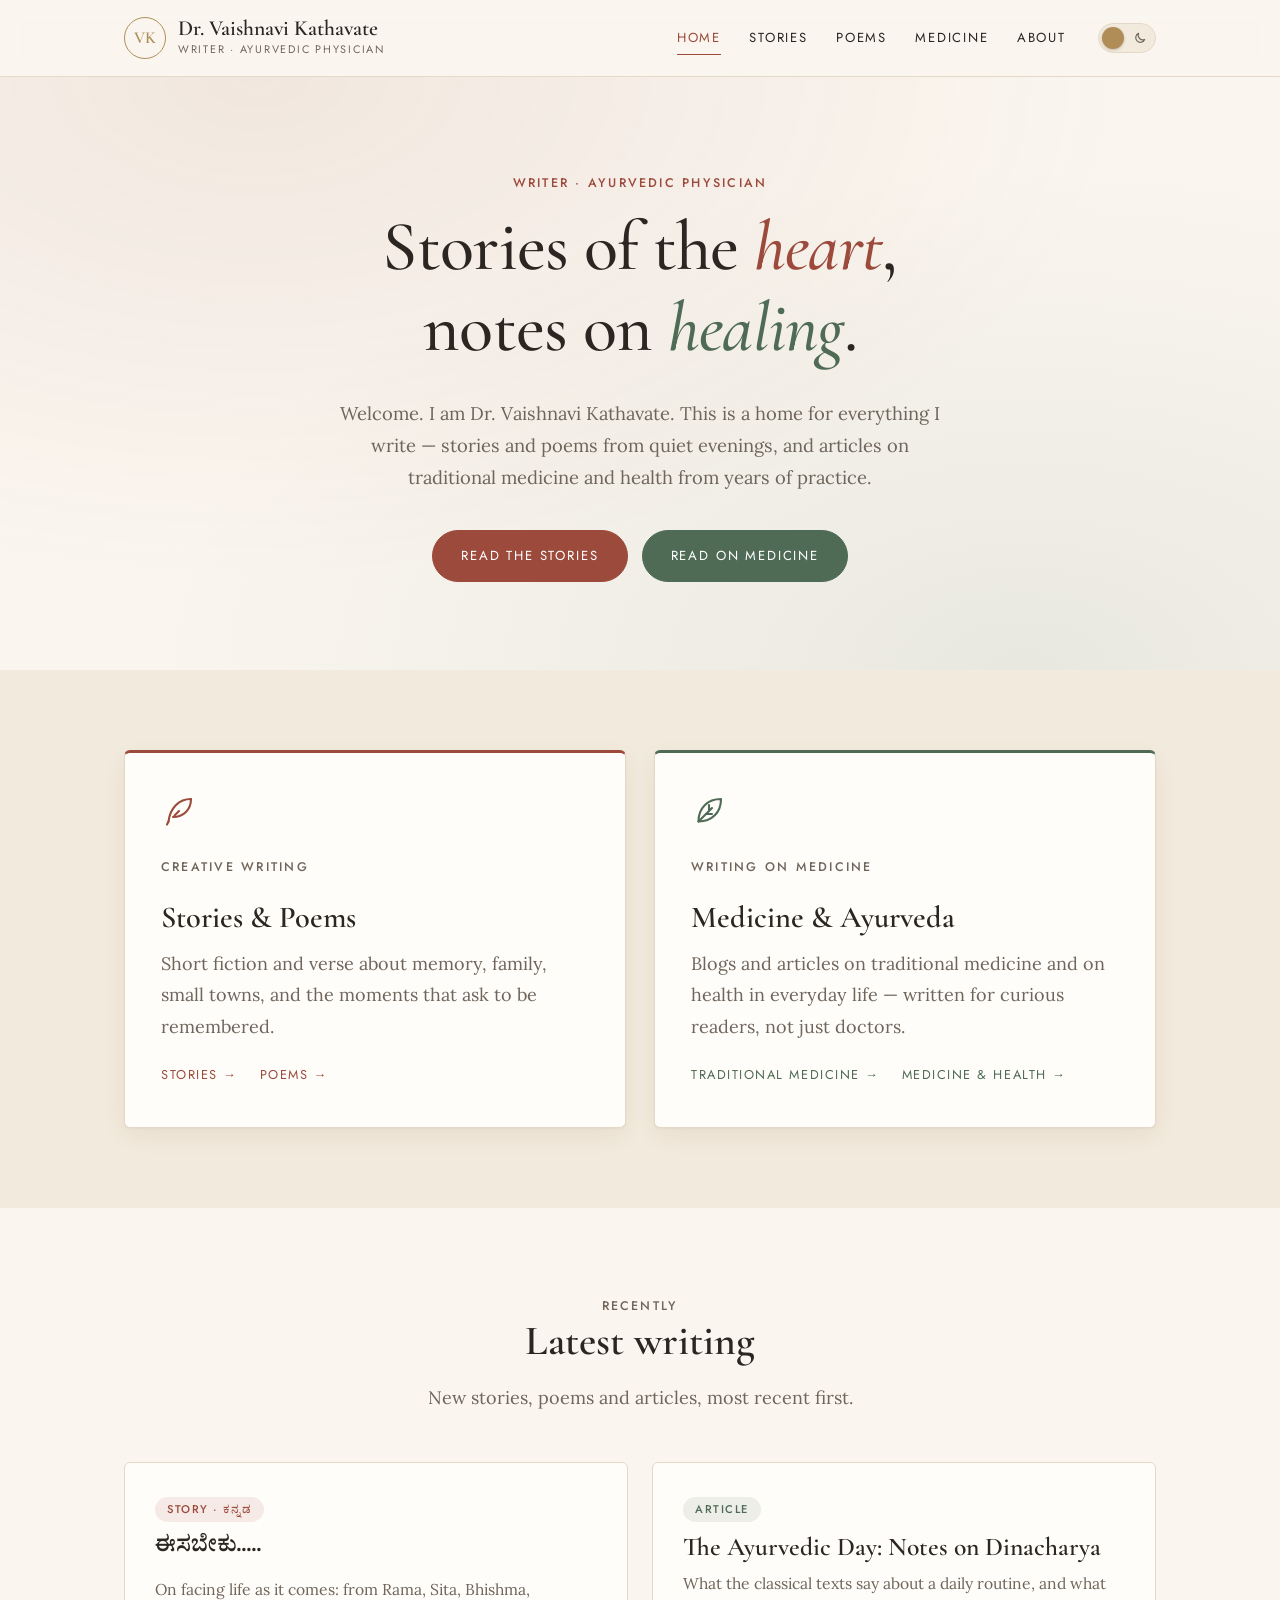
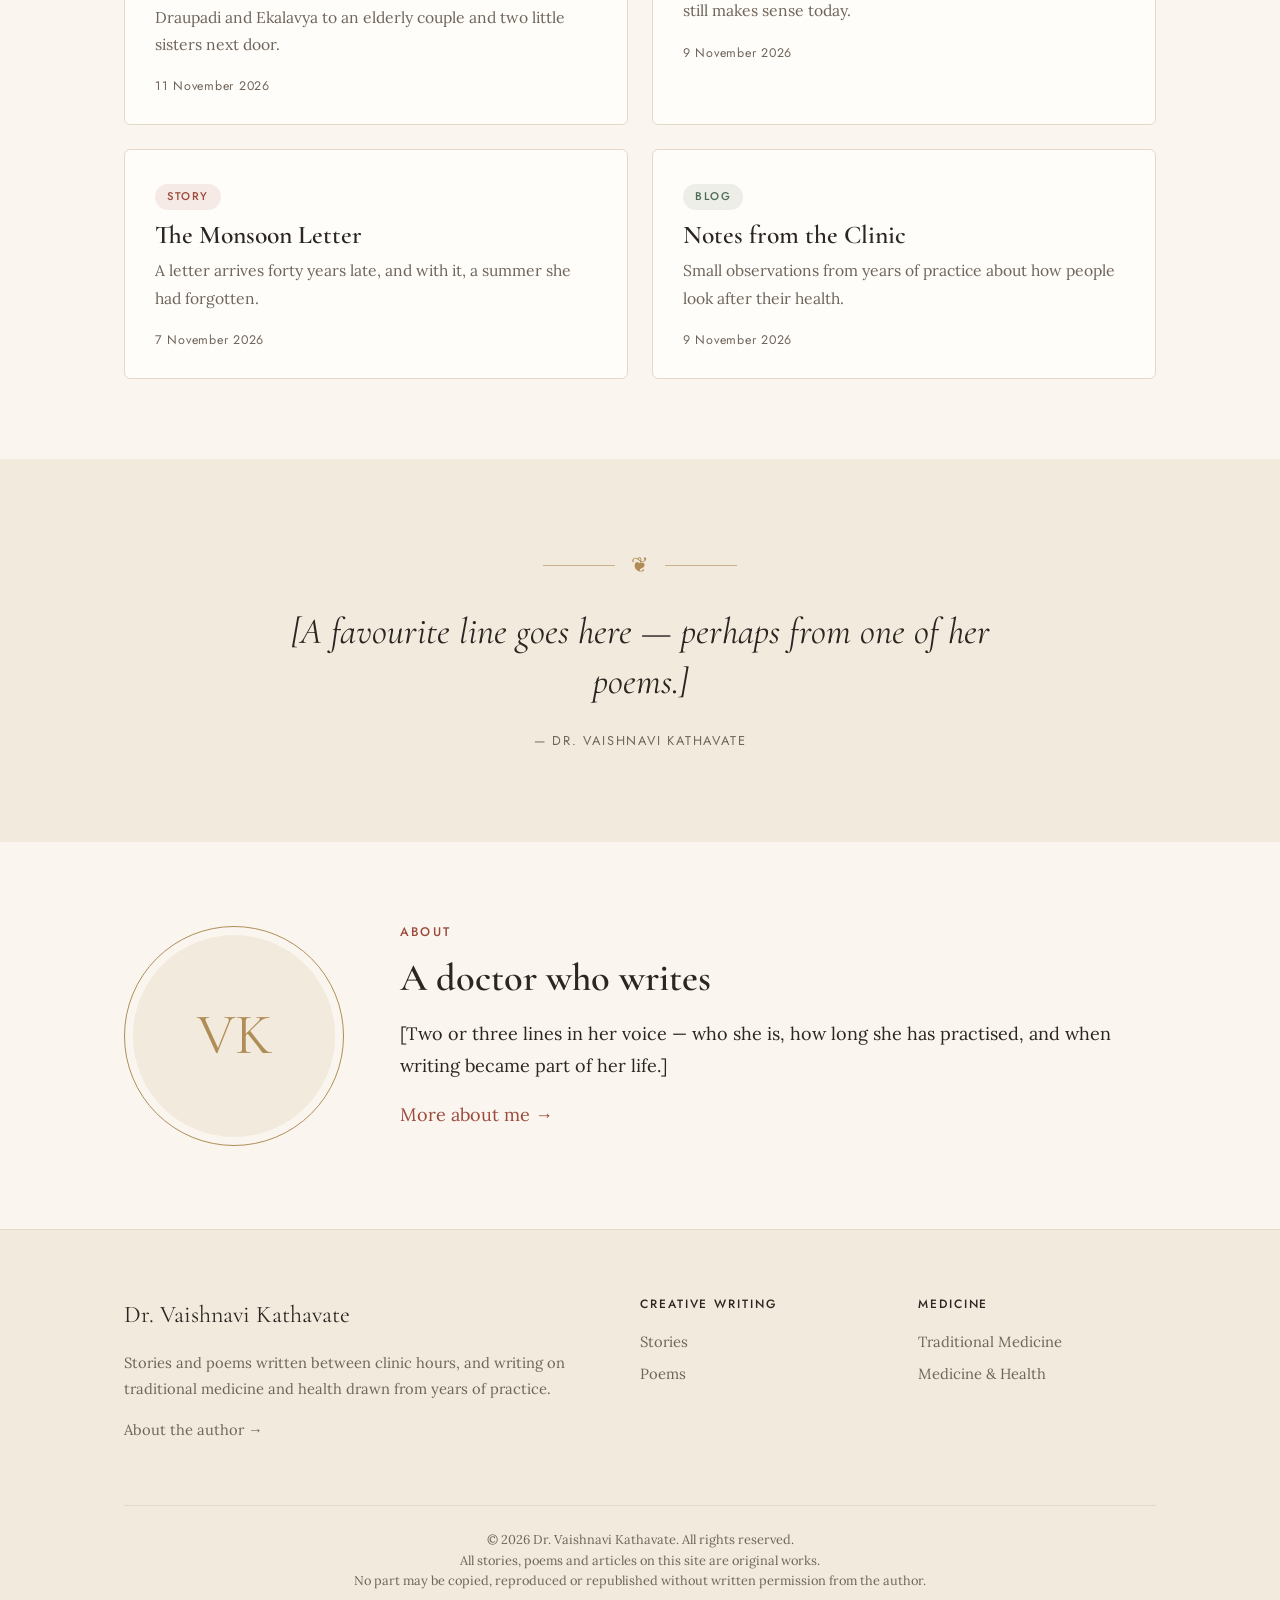
<file: index.html>
<!DOCTYPE html>
<html lang="en">
<head>
  <meta charset="UTF-8">
  <meta name="viewport" content="width=device-width, initial-scale=1.0">
  <title>Dr. Vaishnavi Kathavate · Writer &amp; Ayurvedic Physician</title>
  <meta name="description" content="Stories, poems, and articles on traditional medicine and health by Dr. Vaishnavi Kathavate.">
  <link rel="preconnect" href="https://fonts.googleapis.com">
  <link rel="preconnect" href="https://fonts.gstatic.com" crossorigin>
  <link href="https://fonts.googleapis.com/css2?family=Cormorant+Garamond:ital,wght@0,500;0,600;1,500&amp;family=Jost:wght@400;500&amp;family=Lora:ital,wght@0,400;0,500;1,400&amp;family=Noto+Serif+Kannada:wght@400;600&amp;display=swap" rel="stylesheet">
  <link rel="stylesheet" href="style.css?v=2">
  <!-- Applies the reader's saved bright/dark choice before the page appears -->
  <script>try{if(localStorage.getItem("theme")==="dark")document.documentElement.setAttribute("data-theme","dark")}catch(e){}</script>
  <script src="theme.js?v=2" defer></script>
</head>
<body>

  <header class="site-header">
    <div class="container">
      <a class="brand" href="index.html">
        <span class="monogram">VK</span>
        <span>
          <span class="brand-name">Dr. Vaishnavi Kathavate</span>
          <span class="brand-role">Writer · Ayurvedic Physician</span>
        </span>
      </a>
      <div class="header-right">
      <nav class="site-nav" aria-label="Main">
        <a href="index.html" class="active">Home</a>
        <a href="stories.html">Stories</a>
        <a href="poems.html">Poems</a>
        <a href="medicine.html">Medicine</a>
        <a href="about.html">About</a>
      </nav>
      <button class="theme-toggle" type="button" role="switch" aria-checked="false" aria-label="Dark mode" title="Switch to dark mode">
        <svg class="sun" width="14" height="14" viewBox="0 0 24 24" fill="none" stroke="currentColor" stroke-width="2" stroke-linecap="round" aria-hidden="true"><circle cx="12" cy="12" r="4"/><path d="M12 2v2M12 20v2M4.9 4.9l1.4 1.4M17.7 17.7l1.4 1.4M2 12h2M20 12h2M4.9 19.1l1.4-1.4M17.7 6.3l1.4-1.4"/></svg>
        <svg class="moon" width="14" height="14" viewBox="0 0 24 24" fill="none" stroke="currentColor" stroke-width="2" stroke-linecap="round" stroke-linejoin="round" aria-hidden="true"><path d="M20 14.5A8 8 0 0 1 9.5 4 8 8 0 1 0 20 14.5z"/></svg>
        <span class="knob"></span>
      </button>
      </div>
    </div>
  </header>

  <main>
    <section class="hero">
      <div class="container">
        <p class="eyebrow">Writer · Ayurvedic Physician</p>
        <h1>Stories of the <em>heart</em>,<br>notes on <em class="green">healing</em>.</h1>
        <p class="lead">Welcome. I am Dr. Vaishnavi Kathavate. This is a home for everything I write —
          stories and poems from quiet evenings, and articles on traditional medicine and
          health from years of practice.</p>
        <div class="buttons">
          <a class="btn creative" href="stories.html">Read the stories</a>
          <a class="btn medicine" href="medicine.html">Read on medicine</a>
        </div>
      </div>
    </section>

    <section class="section alt">
      <div class="container">
        <div class="pillars">
          <div class="pillar creative">
            <svg viewBox="0 0 24 24" fill="none" stroke="currentColor" stroke-width="1.4" stroke-linecap="round" stroke-linejoin="round" aria-hidden="true"><path d="M20 4C12 4 6 10 5 19"/><path d="M20 4c0 7-5 12-12 12"/><path d="M5 19l-1 2"/><path d="M9 15l3-3"/></svg>
            <p class="eyebrow">Creative writing</p>
            <h3>Stories &amp; Poems</h3>
            <p>Short fiction and verse about memory, family, small towns, and the moments
              that ask to be remembered.</p>
            <div class="links">
              <a href="stories.html">Stories →</a>
              <a href="poems.html">Poems →</a>
            </div>
          </div>
          <div class="pillar medicine">
            <svg viewBox="0 0 24 24" fill="none" stroke="currentColor" stroke-width="1.4" stroke-linecap="round" stroke-linejoin="round" aria-hidden="true"><path d="M5 19C5 10 11 4 20 4c0 9-6 15-15 15z"/><path d="M5 19L14 10"/><path d="M10 14h4"/><path d="M12 12V8"/></svg>
            <p class="eyebrow">Writing on medicine</p>
            <h3>Medicine &amp; Ayurveda</h3>
            <p>Blogs and articles on traditional medicine and on health in everyday life —
              written for curious readers, not just doctors.</p>
            <div class="links">
              <a href="medicine.html#traditional">Traditional Medicine →</a>
              <a href="medicine.html#health">Medicine &amp; Health →</a>
            </div>
          </div>
        </div>
      </div>
    </section>

    <section class="section">
      <div class="container">
        <div class="section-head">
          <p class="eyebrow">Recently</p>
          <h2>Latest writing</h2>
          <p>New stories, poems and articles, most recent first.</p>
        </div>
        <!-- TO ADD A PIECE HERE: copy one <article class="card ...">...</article> block
             and paste it at the top. Use class="card creative" for stories and poems,
             and class="card medicine" for medical writing. -->
        <div class="cards">
      <article class="card creative">
        <span class="tag">Story · ಕನ್ನಡ</span>
        <h3 lang="kn"><a href="stories/eesabeku.html">ಈಸಬೇಕು.....</a></h3>
        <p>On facing life as it comes: from Rama, Sita, Bhishma, Draupadi and Ekalavya
          to an elderly couple and two little sisters next door.</p>
        <div class="meta">11 November 2026</div>
      </article>
      <article class="card medicine">
        <span class="tag">Article</span>
        <h3><a href="medicine/the-ayurvedic-day.html">The Ayurvedic Day: Notes on Dinacharya</a></h3>
        <p>What the classical texts say about a daily routine, and what still makes sense today.</p>
        <div class="meta">9 November 2026</div>
      </article>
      <article class="card creative">
        <span class="tag">Story</span>
        <h3><a href="stories/the-monsoon-letter.html">The Monsoon Letter</a></h3>
        <p>A letter arrives forty years late, and with it, a summer she had forgotten.</p>
        <div class="meta">7 November 2026</div>
      </article>
      <article class="card medicine">
        <span class="tag">Blog</span>
        <h3><a href="medicine/notes-from-the-clinic.html">Notes from the Clinic</a></h3>
        <p>Small observations from years of practice about how people look after their health.</p>
        <div class="meta">9 November 2026</div>
      </article>
        </div>
      </div>
    </section>

    <section class="quote section alt">
      <div class="container">
        <div class="ornament">❦</div>
        <!-- Replace with a line she loves: from her own writing, a teacher, or a text. -->
        <blockquote>[A favourite line goes here — perhaps from one of her poems.]</blockquote>
        <cite>— Dr. Vaishnavi Kathavate</cite>
      </div>
    </section>

    <section class="section">
      <div class="container about-teaser">
        <!-- To use a photo instead of the initials, replace the next line with:
             <img class="portrait" src="images/portrait.jpg" alt="Dr. Vaishnavi Kathavate"> -->
        <div class="portrait" aria-hidden="true">VK</div>
        <div>
          <p class="eyebrow">About</p>
          <h2>A doctor who writes</h2>
          <p>[Two or three lines in her voice — who she is, how long she has practised,
            and when writing became part of her life.]</p>
          <p><a href="about.html">More about me →</a></p>
        </div>
      </div>
    </section>
  </main>

  <footer class="site-footer">
    <div class="container">
      <div class="footer-grid">
        <div>
          <p class="footer-brand">Dr. Vaishnavi Kathavate</p>
          <p>Stories and poems written between clinic hours, and writing on traditional
            medicine and health drawn from years of practice.</p>
          <p><a href="about.html">About the author →</a></p>
        </div>
        <div>
          <h4>Creative writing</h4>
          <ul>
            <li><a href="stories.html">Stories</a></li>
            <li><a href="poems.html">Poems</a></li>
          </ul>
        </div>
        <div>
          <h4>Medicine</h4>
          <ul>
            <li><a href="medicine.html#traditional">Traditional Medicine</a></li>
            <li><a href="medicine.html#health">Medicine &amp; Health</a></li>
          </ul>
        </div>
      </div>
      <p class="copyright">© 2026 Dr. Vaishnavi Kathavate. All rights reserved.<br>
        All stories, poems and articles on this site are original works.<br>
        No part may be copied, reproduced or republished without written permission from the author.</p>
    </div>
  </footer>

</body>
</html>
</file>
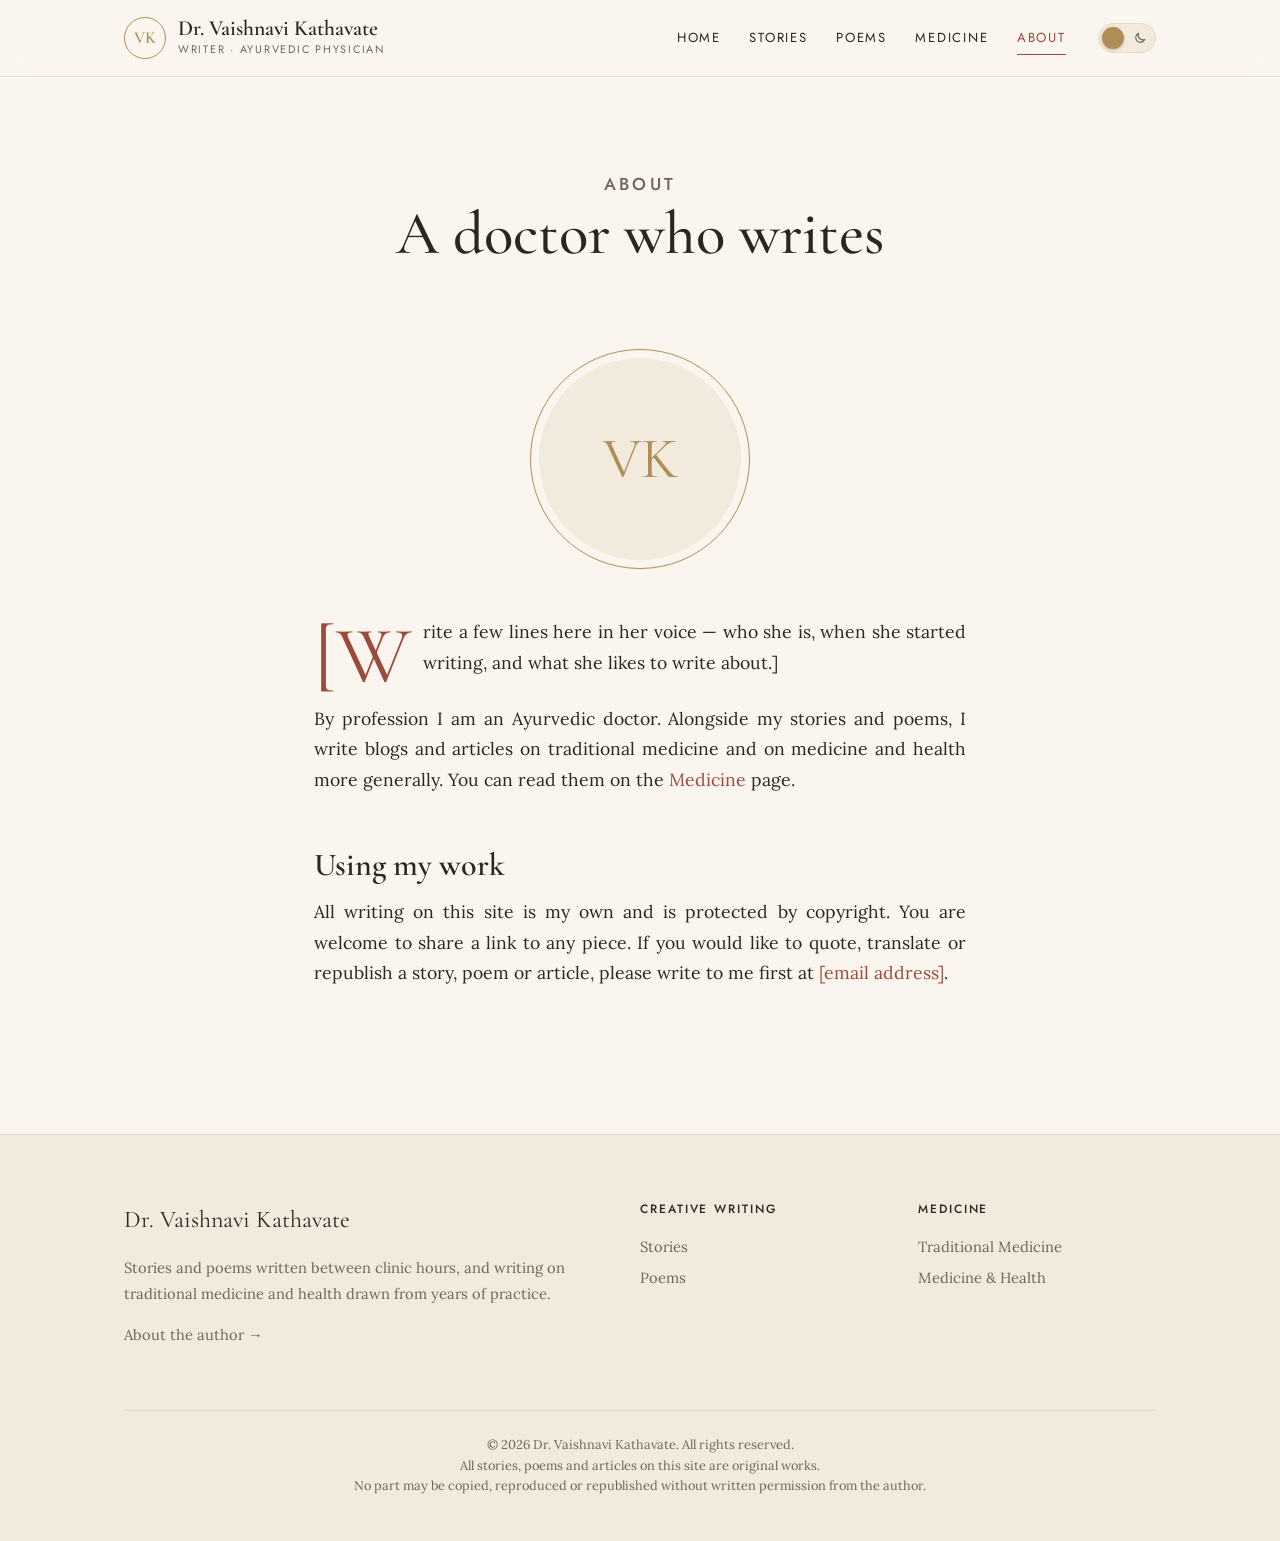
<file: about.html>
<!DOCTYPE html>
<html lang="en">
<head>
  <meta charset="UTF-8">
  <meta name="viewport" content="width=device-width, initial-scale=1.0">
  <title>About · Dr. Vaishnavi Kathavate</title>
  <meta name="description" content="About Dr. Vaishnavi Kathavate, writer and Ayurvedic physician.">
  <link rel="preconnect" href="https://fonts.googleapis.com">
  <link rel="preconnect" href="https://fonts.gstatic.com" crossorigin>
  <link href="https://fonts.googleapis.com/css2?family=Cormorant+Garamond:ital,wght@0,500;0,600;1,500&amp;family=Jost:wght@400;500&amp;family=Lora:ital,wght@0,400;0,500;1,400&amp;family=Noto+Serif+Kannada:wght@400;600&amp;display=swap" rel="stylesheet">
  <link rel="stylesheet" href="style.css?v=2">
  <!-- Applies the reader's saved bright/dark choice before the page appears -->
  <script>try{if(localStorage.getItem("theme")==="dark")document.documentElement.setAttribute("data-theme","dark")}catch(e){}</script>
  <script src="theme.js?v=2" defer></script>
</head>
<body>

  <header class="site-header">
    <div class="container">
      <a class="brand" href="index.html">
        <span class="monogram">VK</span>
        <span>
          <span class="brand-name">Dr. Vaishnavi Kathavate</span>
          <span class="brand-role">Writer · Ayurvedic Physician</span>
        </span>
      </a>
      <div class="header-right">
      <nav class="site-nav" aria-label="Main">
        <a href="index.html">Home</a>
        <a href="stories.html">Stories</a>
        <a href="poems.html">Poems</a>
        <a href="medicine.html">Medicine</a>
        <a href="about.html" class="active">About</a>
      </nav>
      <button class="theme-toggle" type="button" role="switch" aria-checked="false" aria-label="Dark mode" title="Switch to dark mode">
        <svg class="sun" width="14" height="14" viewBox="0 0 24 24" fill="none" stroke="currentColor" stroke-width="2" stroke-linecap="round" aria-hidden="true"><circle cx="12" cy="12" r="4"/><path d="M12 2v2M12 20v2M4.9 4.9l1.4 1.4M17.7 17.7l1.4 1.4M2 12h2M20 12h2M4.9 19.1l1.4-1.4M17.7 6.3l1.4-1.4"/></svg>
        <svg class="moon" width="14" height="14" viewBox="0 0 24 24" fill="none" stroke="currentColor" stroke-width="2" stroke-linecap="round" stroke-linejoin="round" aria-hidden="true"><path d="M20 14.5A8 8 0 0 1 9.5 4 8 8 0 1 0 20 14.5z"/></svg>
        <span class="knob"></span>
      </button>
      </div>
    </div>
  </header>

  <main>
    <section class="page-head">
      <div class="container">
        <p class="eyebrow">About</p>
        <h1>A doctor who writes</h1>
      </div>
    </section>

    <section class="listing">
      <div class="narrow">
        <!-- To use a photo instead of the initials, replace the next line with:
             <img class="portrait" src="images/portrait.jpg" alt="Dr. Vaishnavi Kathavate"> -->
        <div class="portrait" style="margin: 0 auto 48px;" aria-hidden="true">VK</div>
        <div class="prose">
          <p>[Write a few lines here in her voice — who she is, when she started writing,
            and what she likes to write about.]</p>
          <p>By profession I am an Ayurvedic doctor. Alongside my stories and poems, I write
            blogs and articles on traditional medicine and on medicine and health more
            generally. You can read them on the <a href="medicine.html">Medicine</a> page.</p>

          <h2>Using my work</h2>
          <p>All writing on this site is my own and is protected by copyright. You are welcome
            to share a link to any piece. If you would like to quote, translate or republish a
            story, poem or article, please write to me first at
            <a href="mailto:[email address]">[email address]</a>.</p>
        </div>
      </div>
    </section>
  </main>

  <footer class="site-footer">
    <div class="container">
      <div class="footer-grid">
        <div>
          <p class="footer-brand">Dr. Vaishnavi Kathavate</p>
          <p>Stories and poems written between clinic hours, and writing on traditional
            medicine and health drawn from years of practice.</p>
          <p><a href="about.html">About the author →</a></p>
        </div>
        <div>
          <h4>Creative writing</h4>
          <ul>
            <li><a href="stories.html">Stories</a></li>
            <li><a href="poems.html">Poems</a></li>
          </ul>
        </div>
        <div>
          <h4>Medicine</h4>
          <ul>
            <li><a href="medicine.html#traditional">Traditional Medicine</a></li>
            <li><a href="medicine.html#health">Medicine &amp; Health</a></li>
          </ul>
        </div>
      </div>
      <p class="copyright">© 2026 Dr. Vaishnavi Kathavate. All rights reserved.<br>
        All stories, poems and articles on this site are original works.<br>
        No part may be copied, reproduced or republished without written permission from the author.</p>
    </div>
  </footer>

</body>
</html>
</file>
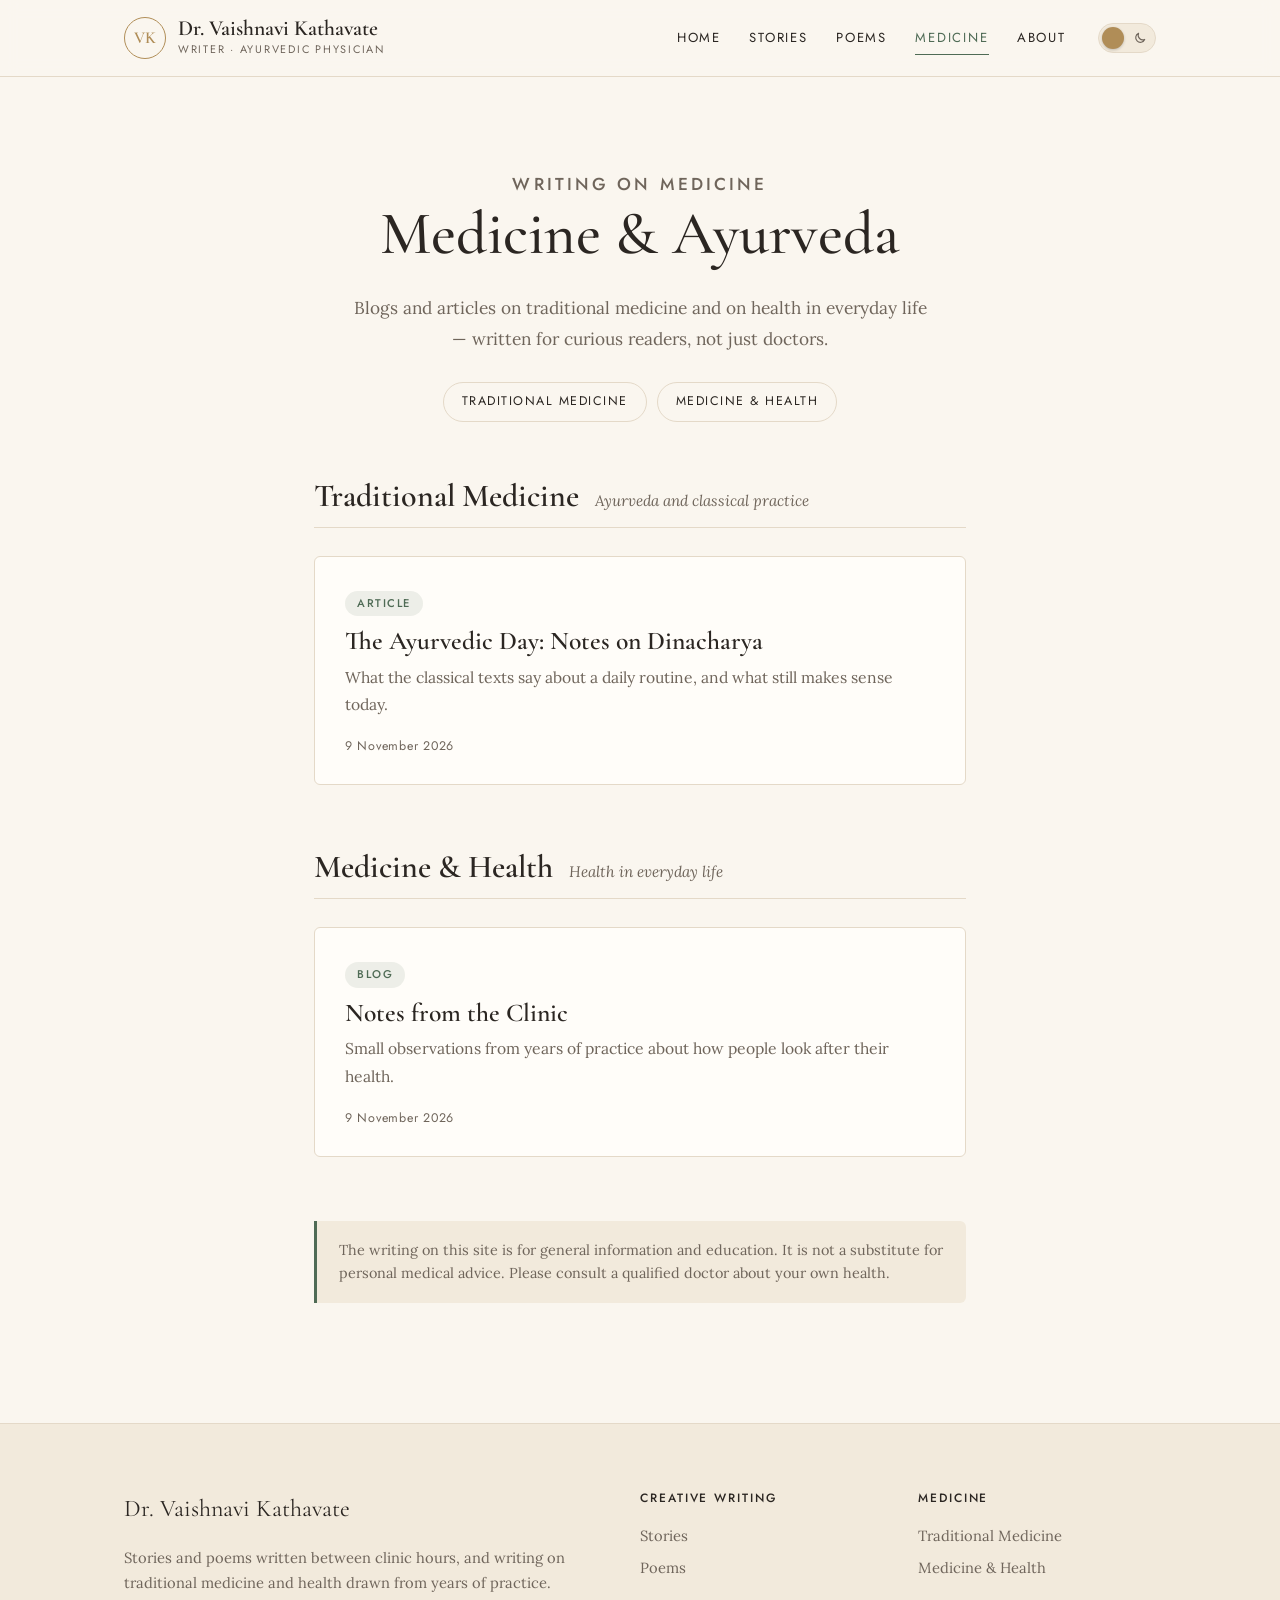
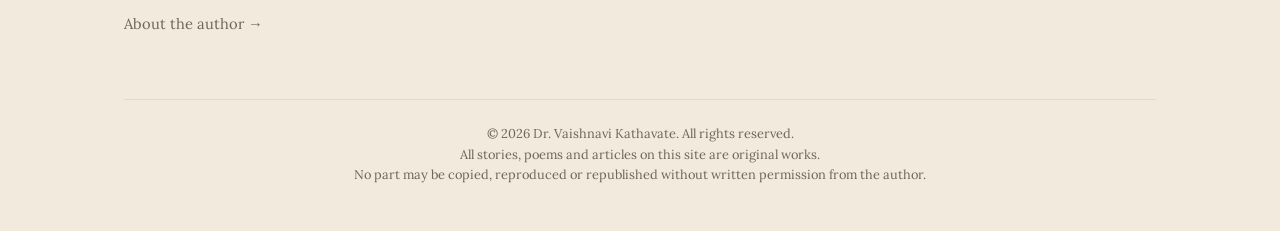
<file: medicine.html>
<!DOCTYPE html>
<html lang="en">
<head>
  <meta charset="UTF-8">
  <meta name="viewport" content="width=device-width, initial-scale=1.0">
  <title>Medicine · Dr. Vaishnavi Kathavate</title>
  <meta name="description" content="Blogs and articles on traditional medicine, Ayurveda and health by Dr. Vaishnavi Kathavate.">
  <link rel="preconnect" href="https://fonts.googleapis.com">
  <link rel="preconnect" href="https://fonts.gstatic.com" crossorigin>
  <link href="https://fonts.googleapis.com/css2?family=Cormorant+Garamond:ital,wght@0,500;0,600;1,500&amp;family=Jost:wght@400;500&amp;family=Lora:ital,wght@0,400;0,500;1,400&amp;family=Noto+Serif+Kannada:wght@400;600&amp;display=swap" rel="stylesheet">
  <link rel="stylesheet" href="style.css?v=2">
  <!-- Applies the reader's saved bright/dark choice before the page appears -->
  <script>try{if(localStorage.getItem("theme")==="dark")document.documentElement.setAttribute("data-theme","dark")}catch(e){}</script>
  <script src="theme.js?v=2" defer></script>
</head>
<body class="medicine">

  <header class="site-header">
    <div class="container">
      <a class="brand" href="index.html">
        <span class="monogram">VK</span>
        <span>
          <span class="brand-name">Dr. Vaishnavi Kathavate</span>
          <span class="brand-role">Writer · Ayurvedic Physician</span>
        </span>
      </a>
      <div class="header-right">
      <nav class="site-nav" aria-label="Main">
        <a href="index.html">Home</a>
        <a href="stories.html">Stories</a>
        <a href="poems.html">Poems</a>
        <a href="medicine.html" class="active">Medicine</a>
        <a href="about.html">About</a>
      </nav>
      <button class="theme-toggle" type="button" role="switch" aria-checked="false" aria-label="Dark mode" title="Switch to dark mode">
        <svg class="sun" width="14" height="14" viewBox="0 0 24 24" fill="none" stroke="currentColor" stroke-width="2" stroke-linecap="round" aria-hidden="true"><circle cx="12" cy="12" r="4"/><path d="M12 2v2M12 20v2M4.9 4.9l1.4 1.4M17.7 17.7l1.4 1.4M2 12h2M20 12h2M4.9 19.1l1.4-1.4M17.7 6.3l1.4-1.4"/></svg>
        <svg class="moon" width="14" height="14" viewBox="0 0 24 24" fill="none" stroke="currentColor" stroke-width="2" stroke-linecap="round" stroke-linejoin="round" aria-hidden="true"><path d="M20 14.5A8 8 0 0 1 9.5 4 8 8 0 1 0 20 14.5z"/></svg>
        <span class="knob"></span>
      </button>
      </div>
    </div>
  </header>

  <main>
    <section class="page-head">
      <div class="container">
        <p class="eyebrow">Writing on medicine</p>
        <h1>Medicine &amp; Ayurveda</h1>
        <p>Blogs and articles on traditional medicine and on health in everyday life —
          written for curious readers, not just doctors.</p>
        <div class="chips">
          <a href="#traditional">Traditional Medicine</a>
          <a href="#health">Medicine &amp; Health</a>
        </div>
      </div>
    </section>

    <section class="listing">
      <div class="narrow">
        <!-- TO ADD A NEW ARTICLE OR BLOG POST:
             1. Copy a file in the medicine/ folder, rename it, and change the text.
             2. Copy one <article class="card medicine">...</article> block below, paste it
                at the TOP of the right section, and update the link, tag (Article or Blog),
                title, summary and date. -->
        <div class="group" id="traditional">
          <h2 class="group-title">Traditional Medicine <small>Ayurveda and classical practice</small></h2>
          <div class="cards single">
      <article class="card medicine">
        <span class="tag">Article</span>
        <h3><a href="medicine/the-ayurvedic-day.html">The Ayurvedic Day: Notes on Dinacharya</a></h3>
        <p>What the classical texts say about a daily routine, and what still makes sense today.</p>
        <div class="meta">9 November 2026</div>
      </article>
          </div>
        </div>

        <div class="group" id="health">
          <h2 class="group-title">Medicine &amp; Health <small>Health in everyday life</small></h2>
          <div class="cards single">
      <article class="card medicine">
        <span class="tag">Blog</span>
        <h3><a href="medicine/notes-from-the-clinic.html">Notes from the Clinic</a></h3>
        <p>Small observations from years of practice about how people look after their health.</p>
        <div class="meta">9 November 2026</div>
      </article>
          </div>
        </div>

        <p class="disclaimer">The writing on this site is for general information and education.
          It is not a substitute for personal medical advice. Please consult a qualified doctor
          about your own health.</p>
      </div>
    </section>
  </main>

  <footer class="site-footer">
    <div class="container">
      <div class="footer-grid">
        <div>
          <p class="footer-brand">Dr. Vaishnavi Kathavate</p>
          <p>Stories and poems written between clinic hours, and writing on traditional
            medicine and health drawn from years of practice.</p>
          <p><a href="about.html">About the author →</a></p>
        </div>
        <div>
          <h4>Creative writing</h4>
          <ul>
            <li><a href="stories.html">Stories</a></li>
            <li><a href="poems.html">Poems</a></li>
          </ul>
        </div>
        <div>
          <h4>Medicine</h4>
          <ul>
            <li><a href="medicine.html#traditional">Traditional Medicine</a></li>
            <li><a href="medicine.html#health">Medicine &amp; Health</a></li>
          </ul>
        </div>
      </div>
      <p class="copyright">© 2026 Dr. Vaishnavi Kathavate. All rights reserved.<br>
        All stories, poems and articles on this site are original works.<br>
        No part may be copied, reproduced or republished without written permission from the author.</p>
    </div>
  </footer>

</body>
</html>
</file>
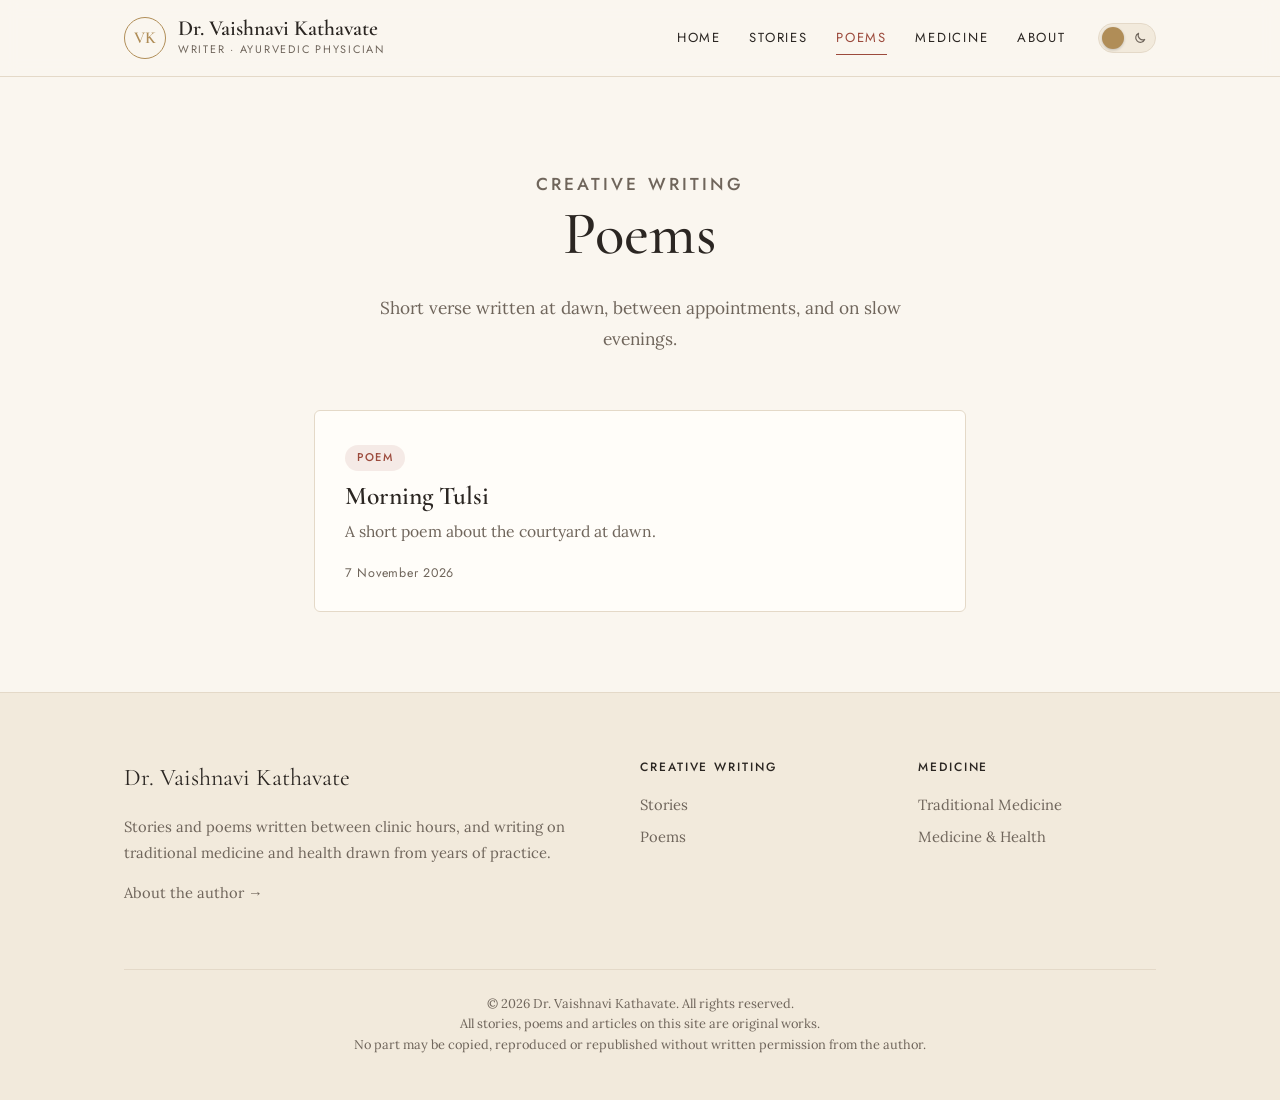
<file: poems.html>
<!DOCTYPE html>
<html lang="en">
<head>
  <meta charset="UTF-8">
  <meta name="viewport" content="width=device-width, initial-scale=1.0">
  <title>Poems · Dr. Vaishnavi Kathavate</title>
  <meta name="description" content="Poems by Dr. Vaishnavi Kathavate.">
  <link rel="preconnect" href="https://fonts.googleapis.com">
  <link rel="preconnect" href="https://fonts.gstatic.com" crossorigin>
  <link href="https://fonts.googleapis.com/css2?family=Cormorant+Garamond:ital,wght@0,500;0,600;1,500&amp;family=Jost:wght@400;500&amp;family=Lora:ital,wght@0,400;0,500;1,400&amp;family=Noto+Serif+Kannada:wght@400;600&amp;display=swap" rel="stylesheet">
  <link rel="stylesheet" href="style.css?v=2">
  <!-- Applies the reader's saved bright/dark choice before the page appears -->
  <script>try{if(localStorage.getItem("theme")==="dark")document.documentElement.setAttribute("data-theme","dark")}catch(e){}</script>
  <script src="theme.js?v=2" defer></script>
</head>
<body>

  <header class="site-header">
    <div class="container">
      <a class="brand" href="index.html">
        <span class="monogram">VK</span>
        <span>
          <span class="brand-name">Dr. Vaishnavi Kathavate</span>
          <span class="brand-role">Writer · Ayurvedic Physician</span>
        </span>
      </a>
      <div class="header-right">
      <nav class="site-nav" aria-label="Main">
        <a href="index.html">Home</a>
        <a href="stories.html">Stories</a>
        <a href="poems.html" class="active">Poems</a>
        <a href="medicine.html">Medicine</a>
        <a href="about.html">About</a>
      </nav>
      <button class="theme-toggle" type="button" role="switch" aria-checked="false" aria-label="Dark mode" title="Switch to dark mode">
        <svg class="sun" width="14" height="14" viewBox="0 0 24 24" fill="none" stroke="currentColor" stroke-width="2" stroke-linecap="round" aria-hidden="true"><circle cx="12" cy="12" r="4"/><path d="M12 2v2M12 20v2M4.9 4.9l1.4 1.4M17.7 17.7l1.4 1.4M2 12h2M20 12h2M4.9 19.1l1.4-1.4M17.7 6.3l1.4-1.4"/></svg>
        <svg class="moon" width="14" height="14" viewBox="0 0 24 24" fill="none" stroke="currentColor" stroke-width="2" stroke-linecap="round" stroke-linejoin="round" aria-hidden="true"><path d="M20 14.5A8 8 0 0 1 9.5 4 8 8 0 1 0 20 14.5z"/></svg>
        <span class="knob"></span>
      </button>
      </div>
    </div>
  </header>

  <main>
    <section class="page-head">
      <div class="container">
        <p class="eyebrow">Creative writing</p>
        <h1>Poems</h1>
        <p>Short verse written at dawn, between appointments, and on slow evenings.</p>
      </div>
    </section>

    <section class="listing">
      <div class="narrow">
        <!-- TO ADD A NEW POEM:
             1. Copy poems/morning-tulsi.html, rename it, and change the text.
             2. Copy one <article class="card creative">...</article> block below, paste it at
                the TOP of the list, and update the link, title, summary and date. -->
        <div class="cards single">
      <article class="card creative">
        <span class="tag">Poem</span>
        <h3><a href="poems/morning-tulsi.html">Morning Tulsi</a></h3>
        <p>A short poem about the courtyard at dawn.</p>
        <div class="meta">7 November 2026</div>
      </article>
        </div>
      </div>
    </section>
  </main>

  <footer class="site-footer">
    <div class="container">
      <div class="footer-grid">
        <div>
          <p class="footer-brand">Dr. Vaishnavi Kathavate</p>
          <p>Stories and poems written between clinic hours, and writing on traditional
            medicine and health drawn from years of practice.</p>
          <p><a href="about.html">About the author →</a></p>
        </div>
        <div>
          <h4>Creative writing</h4>
          <ul>
            <li><a href="stories.html">Stories</a></li>
            <li><a href="poems.html">Poems</a></li>
          </ul>
        </div>
        <div>
          <h4>Medicine</h4>
          <ul>
            <li><a href="medicine.html#traditional">Traditional Medicine</a></li>
            <li><a href="medicine.html#health">Medicine &amp; Health</a></li>
          </ul>
        </div>
      </div>
      <p class="copyright">© 2026 Dr. Vaishnavi Kathavate. All rights reserved.<br>
        All stories, poems and articles on this site are original works.<br>
        No part may be copied, reproduced or republished without written permission from the author.</p>
    </div>
  </footer>

</body>
</html>
</file>
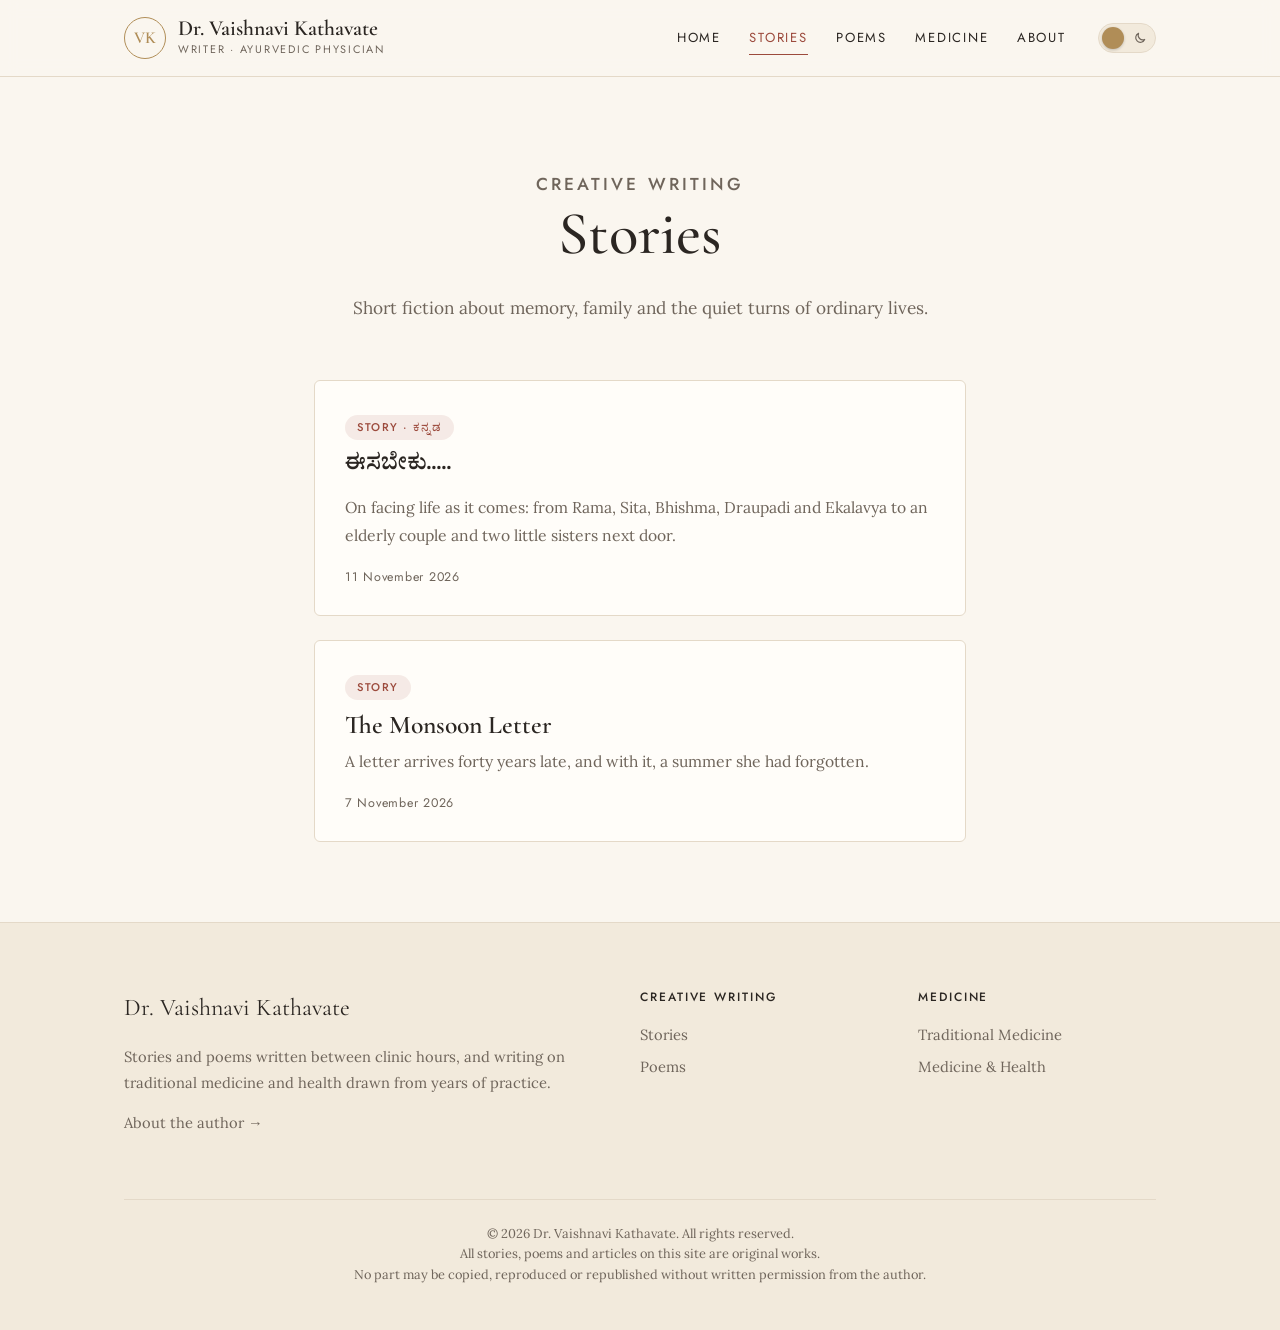
<file: stories.html>
<!DOCTYPE html>
<html lang="en">
<head>
  <meta charset="UTF-8">
  <meta name="viewport" content="width=device-width, initial-scale=1.0">
  <title>Stories · Dr. Vaishnavi Kathavate</title>
  <meta name="description" content="Short stories by Dr. Vaishnavi Kathavate.">
  <link rel="preconnect" href="https://fonts.googleapis.com">
  <link rel="preconnect" href="https://fonts.gstatic.com" crossorigin>
  <link href="https://fonts.googleapis.com/css2?family=Cormorant+Garamond:ital,wght@0,500;0,600;1,500&amp;family=Jost:wght@400;500&amp;family=Lora:ital,wght@0,400;0,500;1,400&amp;family=Noto+Serif+Kannada:wght@400;600&amp;display=swap" rel="stylesheet">
  <link rel="stylesheet" href="style.css?v=2">
  <!-- Applies the reader's saved bright/dark choice before the page appears -->
  <script>try{if(localStorage.getItem("theme")==="dark")document.documentElement.setAttribute("data-theme","dark")}catch(e){}</script>
  <script src="theme.js?v=2" defer></script>
</head>
<body>

  <header class="site-header">
    <div class="container">
      <a class="brand" href="index.html">
        <span class="monogram">VK</span>
        <span>
          <span class="brand-name">Dr. Vaishnavi Kathavate</span>
          <span class="brand-role">Writer · Ayurvedic Physician</span>
        </span>
      </a>
      <div class="header-right">
      <nav class="site-nav" aria-label="Main">
        <a href="index.html">Home</a>
        <a href="stories.html" class="active">Stories</a>
        <a href="poems.html">Poems</a>
        <a href="medicine.html">Medicine</a>
        <a href="about.html">About</a>
      </nav>
      <button class="theme-toggle" type="button" role="switch" aria-checked="false" aria-label="Dark mode" title="Switch to dark mode">
        <svg class="sun" width="14" height="14" viewBox="0 0 24 24" fill="none" stroke="currentColor" stroke-width="2" stroke-linecap="round" aria-hidden="true"><circle cx="12" cy="12" r="4"/><path d="M12 2v2M12 20v2M4.9 4.9l1.4 1.4M17.7 17.7l1.4 1.4M2 12h2M20 12h2M4.9 19.1l1.4-1.4M17.7 6.3l1.4-1.4"/></svg>
        <svg class="moon" width="14" height="14" viewBox="0 0 24 24" fill="none" stroke="currentColor" stroke-width="2" stroke-linecap="round" stroke-linejoin="round" aria-hidden="true"><path d="M20 14.5A8 8 0 0 1 9.5 4 8 8 0 1 0 20 14.5z"/></svg>
        <span class="knob"></span>
      </button>
      </div>
    </div>
  </header>

  <main>
    <section class="page-head">
      <div class="container">
        <p class="eyebrow">Creative writing</p>
        <h1>Stories</h1>
        <p>Short fiction about memory, family and the quiet turns of ordinary lives.</p>
      </div>
    </section>

    <section class="listing">
      <div class="narrow">
        <!-- TO ADD A NEW STORY:
             1. Copy stories/the-monsoon-letter.html, rename it, and change the text.
             2. Copy one <article class="card creative">...</article> block below, paste it at
                the TOP of the list, and update the link, title, summary and date. -->
        <div class="cards single">
      <article class="card creative">
        <span class="tag">Story · ಕನ್ನಡ</span>
        <h3 lang="kn"><a href="stories/eesabeku.html">ಈಸಬೇಕು.....</a></h3>
        <p>On facing life as it comes: from Rama, Sita, Bhishma, Draupadi and Ekalavya
          to an elderly couple and two little sisters next door.</p>
        <div class="meta">11 November 2026</div>
      </article>
      <article class="card creative">
        <span class="tag">Story</span>
        <h3><a href="stories/the-monsoon-letter.html">The Monsoon Letter</a></h3>
        <p>A letter arrives forty years late, and with it, a summer she had forgotten.</p>
        <div class="meta">7 November 2026</div>
      </article>
        </div>
      </div>
    </section>
  </main>

  <footer class="site-footer">
    <div class="container">
      <div class="footer-grid">
        <div>
          <p class="footer-brand">Dr. Vaishnavi Kathavate</p>
          <p>Stories and poems written between clinic hours, and writing on traditional
            medicine and health drawn from years of practice.</p>
          <p><a href="about.html">About the author →</a></p>
        </div>
        <div>
          <h4>Creative writing</h4>
          <ul>
            <li><a href="stories.html">Stories</a></li>
            <li><a href="poems.html">Poems</a></li>
          </ul>
        </div>
        <div>
          <h4>Medicine</h4>
          <ul>
            <li><a href="medicine.html#traditional">Traditional Medicine</a></li>
            <li><a href="medicine.html#health">Medicine &amp; Health</a></li>
          </ul>
        </div>
      </div>
      <p class="copyright">© 2026 Dr. Vaishnavi Kathavate. All rights reserved.<br>
        All stories, poems and articles on this site are original works.<br>
        No part may be copied, reproduced or republished without written permission from the author.</p>
    </div>
  </footer>

</body>
</html>
</file>
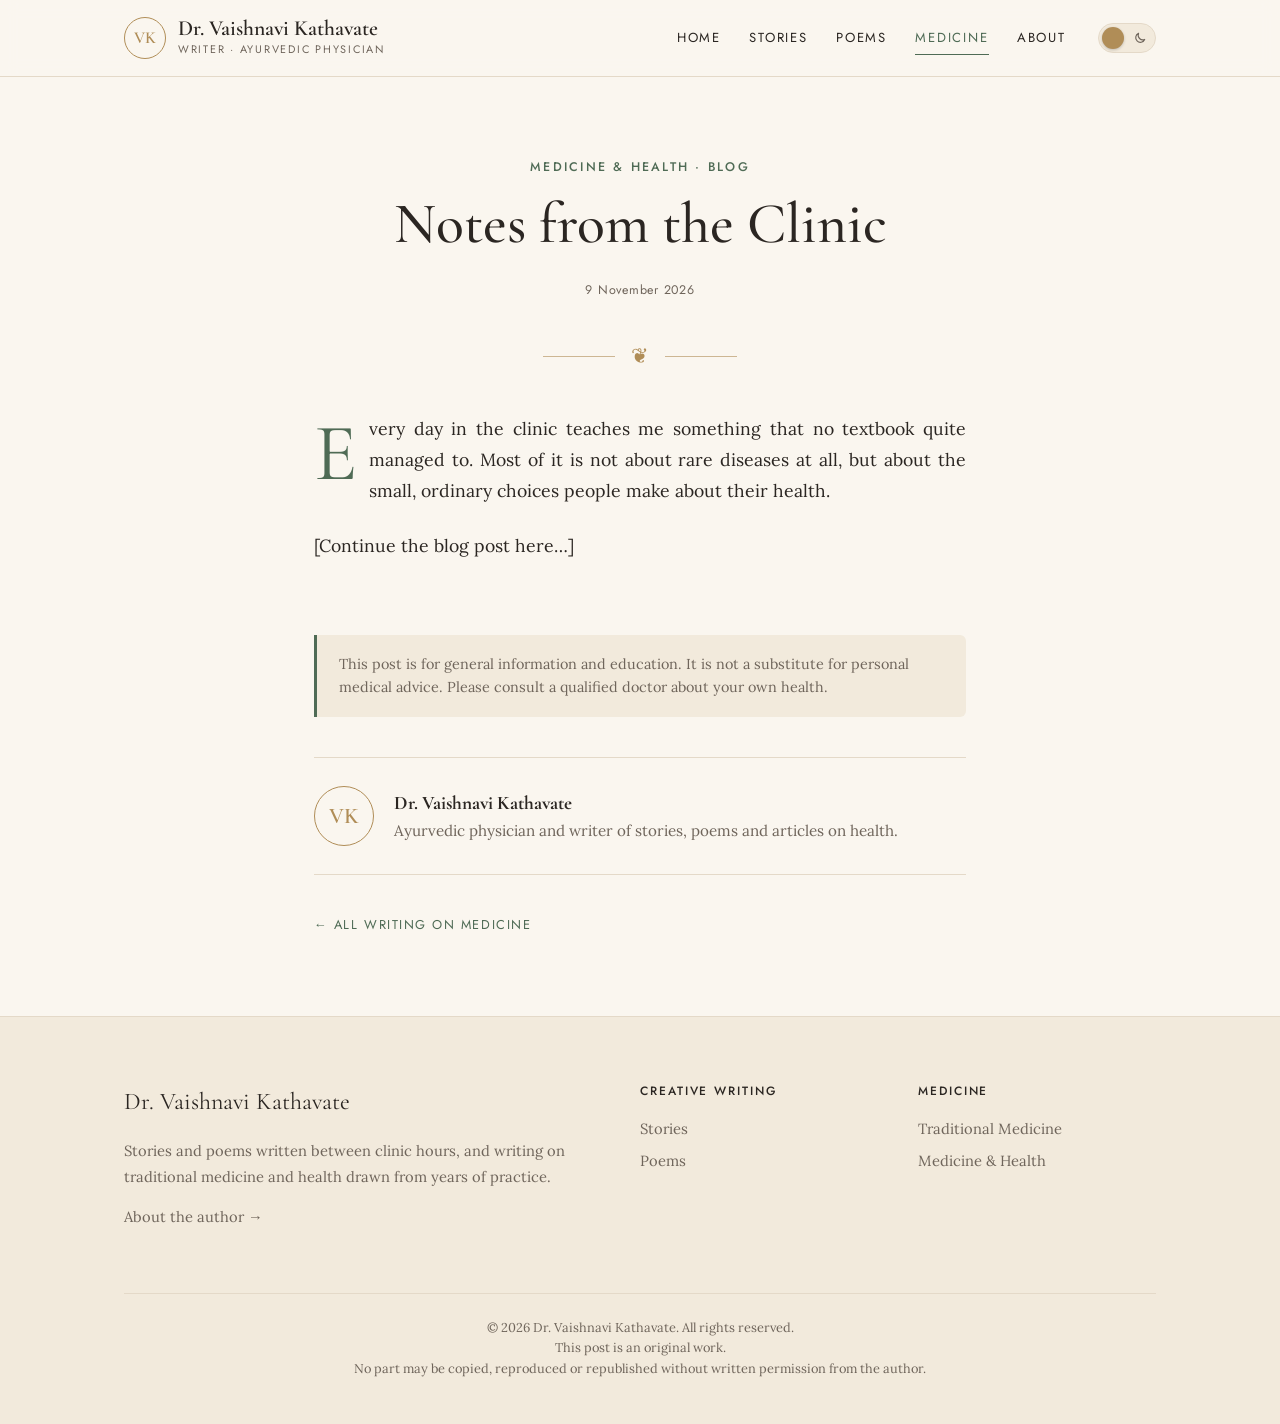
<file: medicine/notes-from-the-clinic.html>
<!DOCTYPE html>
<html lang="en">
<head>
  <meta charset="UTF-8">
  <meta name="viewport" content="width=device-width, initial-scale=1.0">
  <title>Notes from the Clinic · Dr. Vaishnavi Kathavate</title>
  <meta name="description" content="A blog post on health and medicine by Dr. Vaishnavi Kathavate.">
  <link rel="preconnect" href="https://fonts.googleapis.com">
  <link rel="preconnect" href="https://fonts.gstatic.com" crossorigin>
  <link href="https://fonts.googleapis.com/css2?family=Cormorant+Garamond:ital,wght@0,500;0,600;1,500&amp;family=Jost:wght@400;500&amp;family=Lora:ital,wght@0,400;0,500;1,400&amp;family=Noto+Serif+Kannada:wght@400;600&amp;display=swap" rel="stylesheet">
  <link rel="stylesheet" href="../style.css?v=2">
  <!-- Applies the reader's saved bright/dark choice before the page appears -->
  <script>try{if(localStorage.getItem("theme")==="dark")document.documentElement.setAttribute("data-theme","dark")}catch(e){}</script>
  <script src="../theme.js?v=2" defer></script>
</head>
<body class="medicine">

  <header class="site-header">
    <div class="container">
      <a class="brand" href="../index.html">
        <span class="monogram">VK</span>
        <span>
          <span class="brand-name">Dr. Vaishnavi Kathavate</span>
          <span class="brand-role">Writer · Ayurvedic Physician</span>
        </span>
      </a>
      <div class="header-right">
      <nav class="site-nav" aria-label="Main">
        <a href="../index.html">Home</a>
        <a href="../stories.html">Stories</a>
        <a href="../poems.html">Poems</a>
        <a href="../medicine.html" class="active">Medicine</a>
        <a href="../about.html">About</a>
      </nav>
      <button class="theme-toggle" type="button" role="switch" aria-checked="false" aria-label="Dark mode" title="Switch to dark mode">
        <svg class="sun" width="14" height="14" viewBox="0 0 24 24" fill="none" stroke="currentColor" stroke-width="2" stroke-linecap="round" aria-hidden="true"><circle cx="12" cy="12" r="4"/><path d="M12 2v2M12 20v2M4.9 4.9l1.4 1.4M17.7 17.7l1.4 1.4M2 12h2M20 12h2M4.9 19.1l1.4-1.4M17.7 6.3l1.4-1.4"/></svg>
        <svg class="moon" width="14" height="14" viewBox="0 0 24 24" fill="none" stroke="currentColor" stroke-width="2" stroke-linecap="round" stroke-linejoin="round" aria-hidden="true"><path d="M20 14.5A8 8 0 0 1 9.5 4 8 8 0 1 0 20 14.5z"/></svg>
        <span class="knob"></span>
      </button>
      </div>
    </div>
  </header>

  <main>
    <section class="post-head">
      <div class="narrow">
        <p class="eyebrow">Medicine &amp; Health · Blog</p>
        <h1>Notes from the Clinic</h1>
        <span class="meta">9 November 2026</span>
        <div class="ornament">❦</div>
      </div>
    </section>

    <div class="narrow">
      <article class="prose">
        <!-- Replace this sample with her blog post. Each paragraph goes inside <p> ... </p>.
             For a sub-heading inside the post, use <h3>Heading text</h3>. -->
        <p>Every day in the clinic teaches me something that no textbook quite managed to.
          Most of it is not about rare diseases at all, but about the small, ordinary
          choices people make about their health.</p>

        <p>[Continue the blog post here…]</p>
      </article>
        <p class="disclaimer">This post is for general information and education. It is not a
          substitute for personal medical advice. Please consult a qualified doctor about your
          own health.</p>
        <div class="author-box">
          <span class="monogram">VK</span>
          <p><strong>Dr. Vaishnavi Kathavate</strong>
            Ayurvedic physician and writer of stories, poems and articles on health.</p>
        </div>
      <a class="back" href="../medicine.html">← All writing on medicine</a>
    </div>
  </main>

  <footer class="site-footer">
    <div class="container">
      <div class="footer-grid">
        <div>
          <p class="footer-brand">Dr. Vaishnavi Kathavate</p>
          <p>Stories and poems written between clinic hours, and writing on traditional
            medicine and health drawn from years of practice.</p>
          <p><a href="../about.html">About the author →</a></p>
        </div>
        <div>
          <h4>Creative writing</h4>
          <ul>
            <li><a href="../stories.html">Stories</a></li>
            <li><a href="../poems.html">Poems</a></li>
          </ul>
        </div>
        <div>
          <h4>Medicine</h4>
          <ul>
            <li><a href="../medicine.html#traditional">Traditional Medicine</a></li>
            <li><a href="../medicine.html#health">Medicine &amp; Health</a></li>
          </ul>
        </div>
      </div>
      <p class="copyright">© 2026 Dr. Vaishnavi Kathavate. All rights reserved.<br>
        This post is an original work.<br>
        No part may be copied, reproduced or republished without written permission from the author.</p>
    </div>
  </footer>

</body>
</html>
</file>
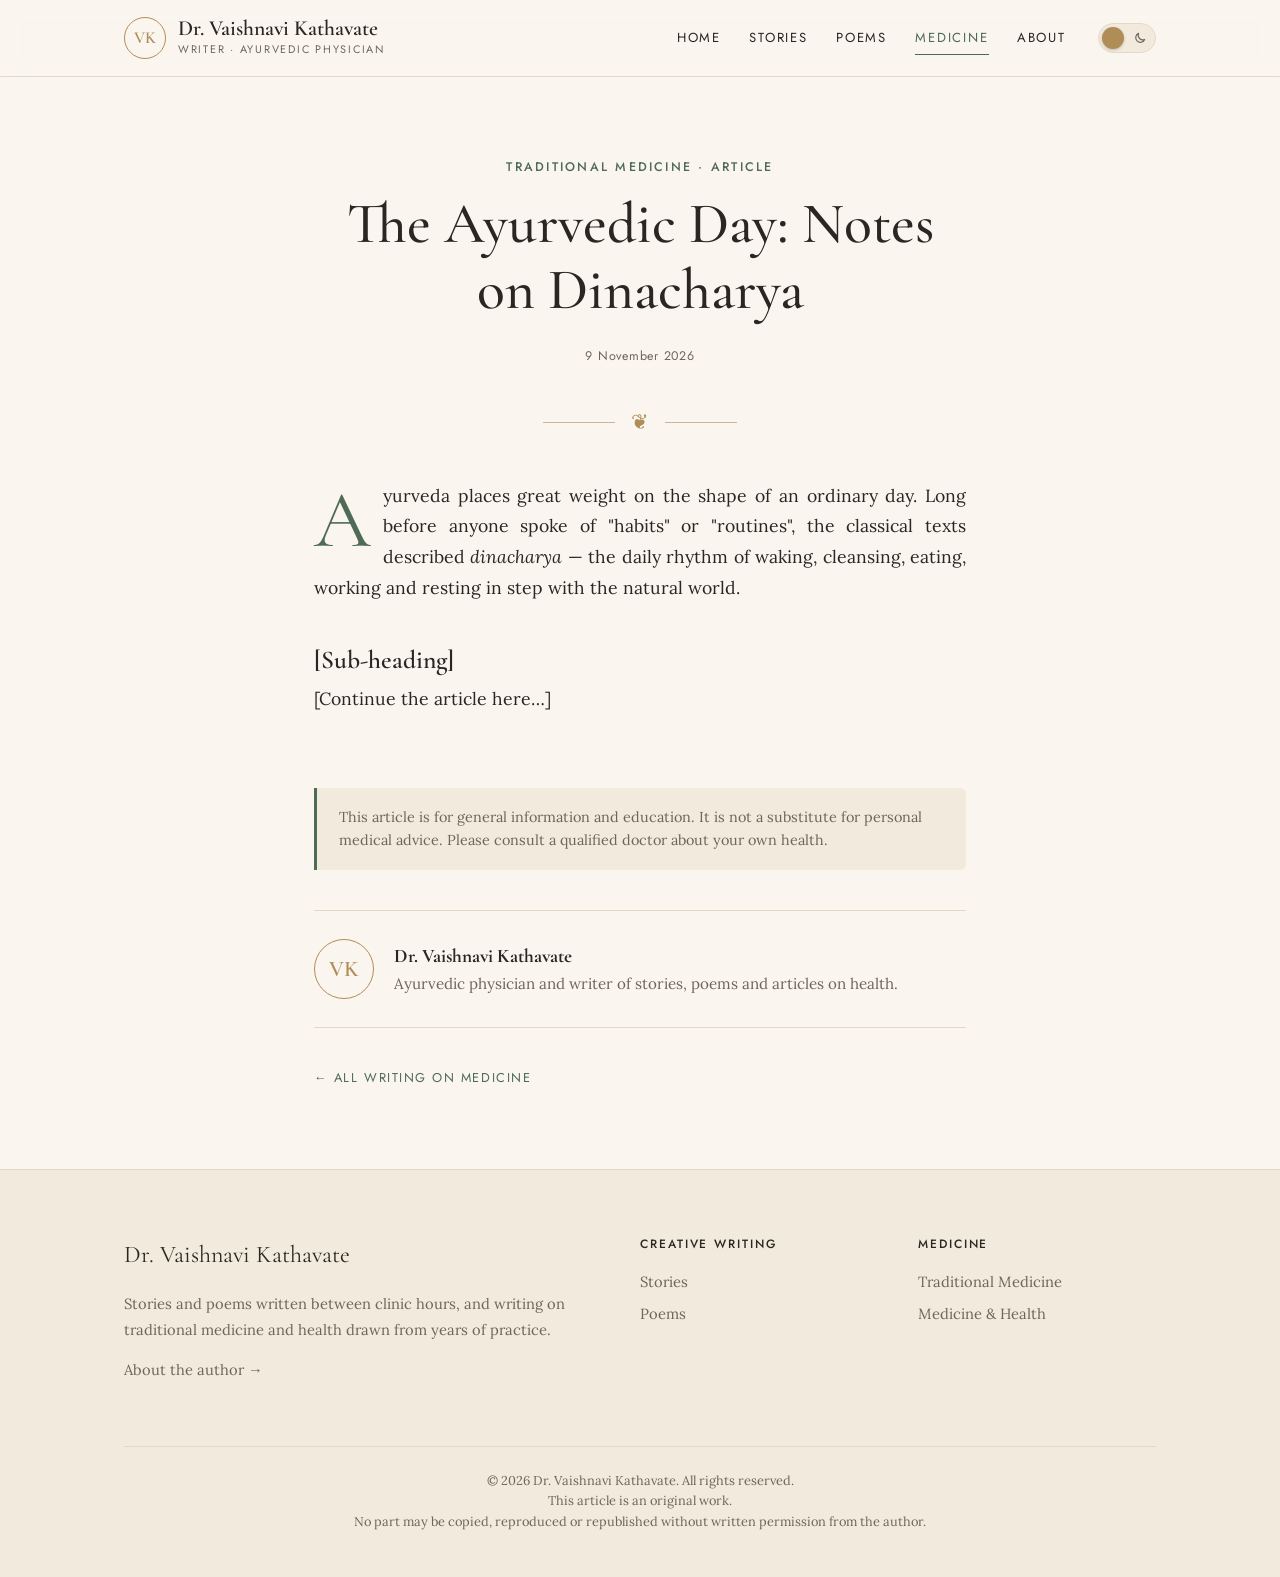
<file: medicine/the-ayurvedic-day.html>
<!DOCTYPE html>
<html lang="en">
<head>
  <meta charset="UTF-8">
  <meta name="viewport" content="width=device-width, initial-scale=1.0">
  <title>The Ayurvedic Day · Dr. Vaishnavi Kathavate</title>
  <meta name="description" content="An article on Dinacharya, the Ayurvedic daily routine, by Dr. Vaishnavi Kathavate.">
  <link rel="preconnect" href="https://fonts.googleapis.com">
  <link rel="preconnect" href="https://fonts.gstatic.com" crossorigin>
  <link href="https://fonts.googleapis.com/css2?family=Cormorant+Garamond:ital,wght@0,500;0,600;1,500&amp;family=Jost:wght@400;500&amp;family=Lora:ital,wght@0,400;0,500;1,400&amp;family=Noto+Serif+Kannada:wght@400;600&amp;display=swap" rel="stylesheet">
  <link rel="stylesheet" href="../style.css?v=2">
  <!-- Applies the reader's saved bright/dark choice before the page appears -->
  <script>try{if(localStorage.getItem("theme")==="dark")document.documentElement.setAttribute("data-theme","dark")}catch(e){}</script>
  <script src="../theme.js?v=2" defer></script>
</head>
<body class="medicine">

  <header class="site-header">
    <div class="container">
      <a class="brand" href="../index.html">
        <span class="monogram">VK</span>
        <span>
          <span class="brand-name">Dr. Vaishnavi Kathavate</span>
          <span class="brand-role">Writer · Ayurvedic Physician</span>
        </span>
      </a>
      <div class="header-right">
      <nav class="site-nav" aria-label="Main">
        <a href="../index.html">Home</a>
        <a href="../stories.html">Stories</a>
        <a href="../poems.html">Poems</a>
        <a href="../medicine.html" class="active">Medicine</a>
        <a href="../about.html">About</a>
      </nav>
      <button class="theme-toggle" type="button" role="switch" aria-checked="false" aria-label="Dark mode" title="Switch to dark mode">
        <svg class="sun" width="14" height="14" viewBox="0 0 24 24" fill="none" stroke="currentColor" stroke-width="2" stroke-linecap="round" aria-hidden="true"><circle cx="12" cy="12" r="4"/><path d="M12 2v2M12 20v2M4.9 4.9l1.4 1.4M17.7 17.7l1.4 1.4M2 12h2M20 12h2M4.9 19.1l1.4-1.4M17.7 6.3l1.4-1.4"/></svg>
        <svg class="moon" width="14" height="14" viewBox="0 0 24 24" fill="none" stroke="currentColor" stroke-width="2" stroke-linecap="round" stroke-linejoin="round" aria-hidden="true"><path d="M20 14.5A8 8 0 0 1 9.5 4 8 8 0 1 0 20 14.5z"/></svg>
        <span class="knob"></span>
      </button>
      </div>
    </div>
  </header>

  <main>
    <section class="post-head">
      <div class="narrow">
        <p class="eyebrow">Traditional Medicine · Article</p>
        <h1>The Ayurvedic Day: Notes on Dinacharya</h1>
        <span class="meta">9 November 2026</span>
        <div class="ornament">❦</div>
      </div>
    </section>

    <div class="narrow">
      <article class="prose">
        <!-- Replace this sample with her article. Each paragraph goes inside <p> ... </p>.
             For a sub-heading inside the article, use <h3>Heading text</h3>. -->
        <p>Ayurveda places great weight on the shape of an ordinary day. Long before
          anyone spoke of "habits" or "routines", the classical texts described
          <em>dinacharya</em> — the daily rhythm of waking, cleansing, eating, working and
          resting in step with the natural world.</p>

        <h3>[Sub-heading]</h3>
        <p>[Continue the article here…]</p>
      </article>
        <p class="disclaimer">This article is for general information and education. It is not a
          substitute for personal medical advice. Please consult a qualified doctor about your
          own health.</p>
        <div class="author-box">
          <span class="monogram">VK</span>
          <p><strong>Dr. Vaishnavi Kathavate</strong>
            Ayurvedic physician and writer of stories, poems and articles on health.</p>
        </div>
      <a class="back" href="../medicine.html">← All writing on medicine</a>
    </div>
  </main>

  <footer class="site-footer">
    <div class="container">
      <div class="footer-grid">
        <div>
          <p class="footer-brand">Dr. Vaishnavi Kathavate</p>
          <p>Stories and poems written between clinic hours, and writing on traditional
            medicine and health drawn from years of practice.</p>
          <p><a href="../about.html">About the author →</a></p>
        </div>
        <div>
          <h4>Creative writing</h4>
          <ul>
            <li><a href="../stories.html">Stories</a></li>
            <li><a href="../poems.html">Poems</a></li>
          </ul>
        </div>
        <div>
          <h4>Medicine</h4>
          <ul>
            <li><a href="../medicine.html#traditional">Traditional Medicine</a></li>
            <li><a href="../medicine.html#health">Medicine &amp; Health</a></li>
          </ul>
        </div>
      </div>
      <p class="copyright">© 2026 Dr. Vaishnavi Kathavate. All rights reserved.<br>
        This article is an original work.<br>
        No part may be copied, reproduced or republished without written permission from the author.</p>
    </div>
  </footer>

</body>
</html>
</file>
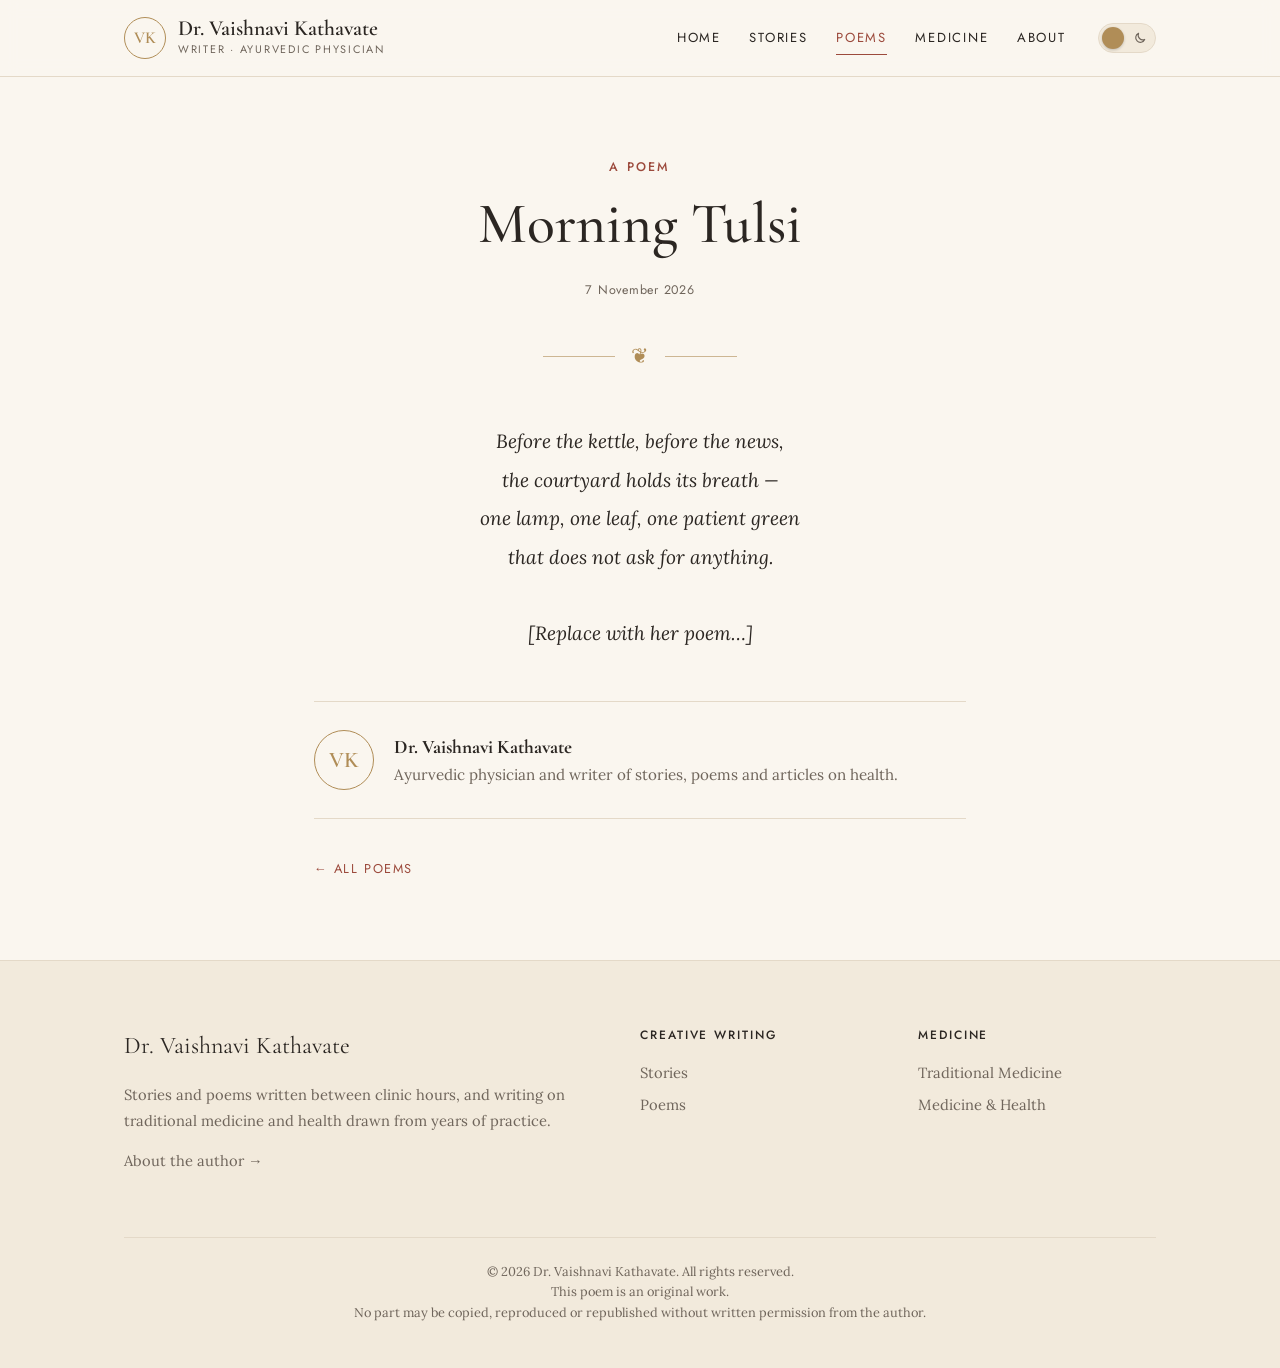
<file: poems/morning-tulsi.html>
<!DOCTYPE html>
<html lang="en">
<head>
  <meta charset="UTF-8">
  <meta name="viewport" content="width=device-width, initial-scale=1.0">
  <title>Morning Tulsi · Dr. Vaishnavi Kathavate</title>
  <meta name="description" content="A poem by Dr. Vaishnavi Kathavate.">
  <link rel="preconnect" href="https://fonts.googleapis.com">
  <link rel="preconnect" href="https://fonts.gstatic.com" crossorigin>
  <link href="https://fonts.googleapis.com/css2?family=Cormorant+Garamond:ital,wght@0,500;0,600;1,500&amp;family=Jost:wght@400;500&amp;family=Lora:ital,wght@0,400;0,500;1,400&amp;family=Noto+Serif+Kannada:wght@400;600&amp;display=swap" rel="stylesheet">
  <link rel="stylesheet" href="../style.css?v=2">
  <!-- Applies the reader's saved bright/dark choice before the page appears -->
  <script>try{if(localStorage.getItem("theme")==="dark")document.documentElement.setAttribute("data-theme","dark")}catch(e){}</script>
  <script src="../theme.js?v=2" defer></script>
</head>
<body>

  <header class="site-header">
    <div class="container">
      <a class="brand" href="../index.html">
        <span class="monogram">VK</span>
        <span>
          <span class="brand-name">Dr. Vaishnavi Kathavate</span>
          <span class="brand-role">Writer · Ayurvedic Physician</span>
        </span>
      </a>
      <div class="header-right">
      <nav class="site-nav" aria-label="Main">
        <a href="../index.html">Home</a>
        <a href="../stories.html">Stories</a>
        <a href="../poems.html" class="active">Poems</a>
        <a href="../medicine.html">Medicine</a>
        <a href="../about.html">About</a>
      </nav>
      <button class="theme-toggle" type="button" role="switch" aria-checked="false" aria-label="Dark mode" title="Switch to dark mode">
        <svg class="sun" width="14" height="14" viewBox="0 0 24 24" fill="none" stroke="currentColor" stroke-width="2" stroke-linecap="round" aria-hidden="true"><circle cx="12" cy="12" r="4"/><path d="M12 2v2M12 20v2M4.9 4.9l1.4 1.4M17.7 17.7l1.4 1.4M2 12h2M20 12h2M4.9 19.1l1.4-1.4M17.7 6.3l1.4-1.4"/></svg>
        <svg class="moon" width="14" height="14" viewBox="0 0 24 24" fill="none" stroke="currentColor" stroke-width="2" stroke-linecap="round" stroke-linejoin="round" aria-hidden="true"><path d="M20 14.5A8 8 0 0 1 9.5 4 8 8 0 1 0 20 14.5z"/></svg>
        <span class="knob"></span>
      </button>
      </div>
    </div>
  </header>

  <main>
    <section class="post-head">
      <div class="narrow">
        <p class="eyebrow">A poem</p>
        <h1>Morning Tulsi</h1>
        <span class="meta">7 November 2026</span>
        <div class="ornament">❦</div>
      </div>
    </section>

    <div class="narrow">
      <article>
        <!-- Poems keep their line breaks automatically inside this box.
             Just type each line on its own line; leave a blank line between verses. -->
        <div class="poem">Before the kettle, before the news,
the courtyard holds its breath —
one lamp, one leaf, one patient green
that does not ask for anything.

[Replace with her poem…]</div>
      </article>
        <div class="author-box">
          <span class="monogram">VK</span>
          <p><strong>Dr. Vaishnavi Kathavate</strong>
            Ayurvedic physician and writer of stories, poems and articles on health.</p>
        </div>
      <a class="back" href="../poems.html">← All poems</a>
    </div>
  </main>

  <footer class="site-footer">
    <div class="container">
      <div class="footer-grid">
        <div>
          <p class="footer-brand">Dr. Vaishnavi Kathavate</p>
          <p>Stories and poems written between clinic hours, and writing on traditional
            medicine and health drawn from years of practice.</p>
          <p><a href="../about.html">About the author →</a></p>
        </div>
        <div>
          <h4>Creative writing</h4>
          <ul>
            <li><a href="../stories.html">Stories</a></li>
            <li><a href="../poems.html">Poems</a></li>
          </ul>
        </div>
        <div>
          <h4>Medicine</h4>
          <ul>
            <li><a href="../medicine.html#traditional">Traditional Medicine</a></li>
            <li><a href="../medicine.html#health">Medicine &amp; Health</a></li>
          </ul>
        </div>
      </div>
      <p class="copyright">© 2026 Dr. Vaishnavi Kathavate. All rights reserved.<br>
        This poem is an original work.<br>
        No part may be copied, reproduced or republished without written permission from the author.</p>
    </div>
  </footer>

</body>
</html>
</file>
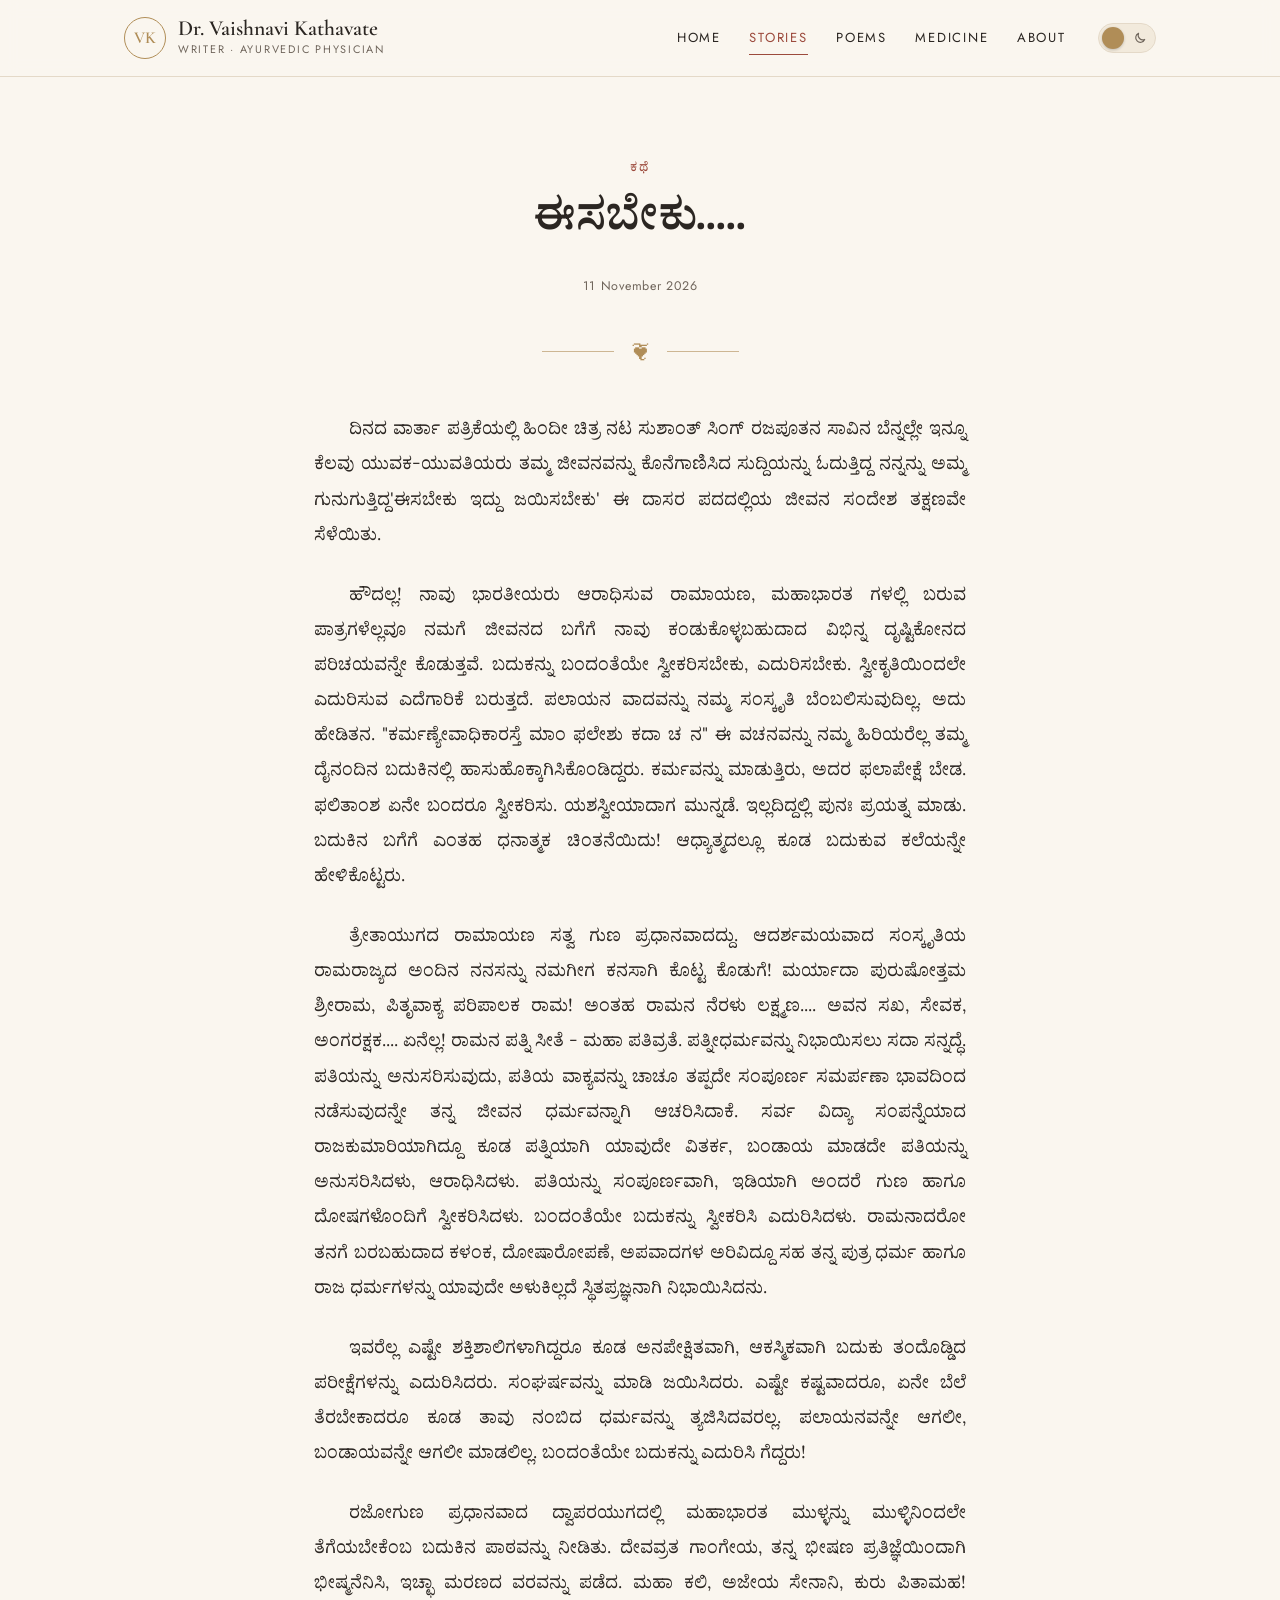
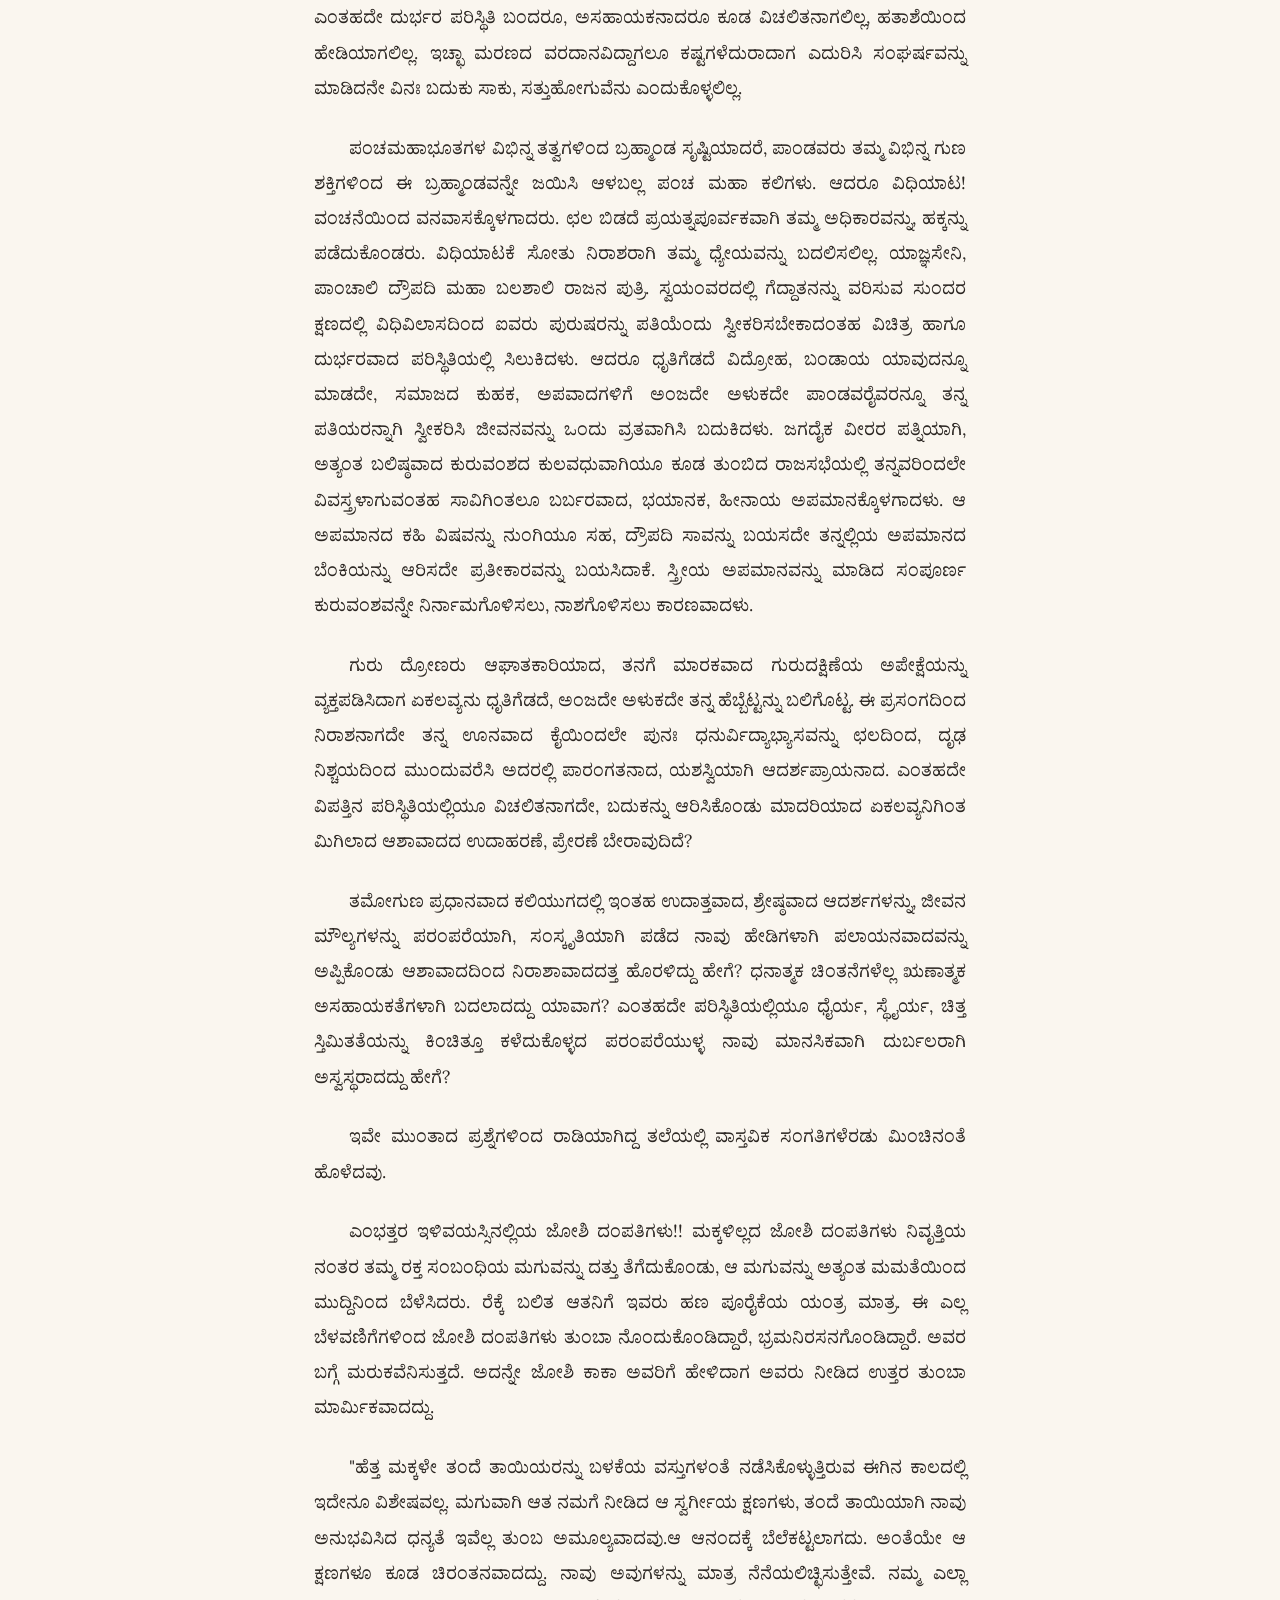
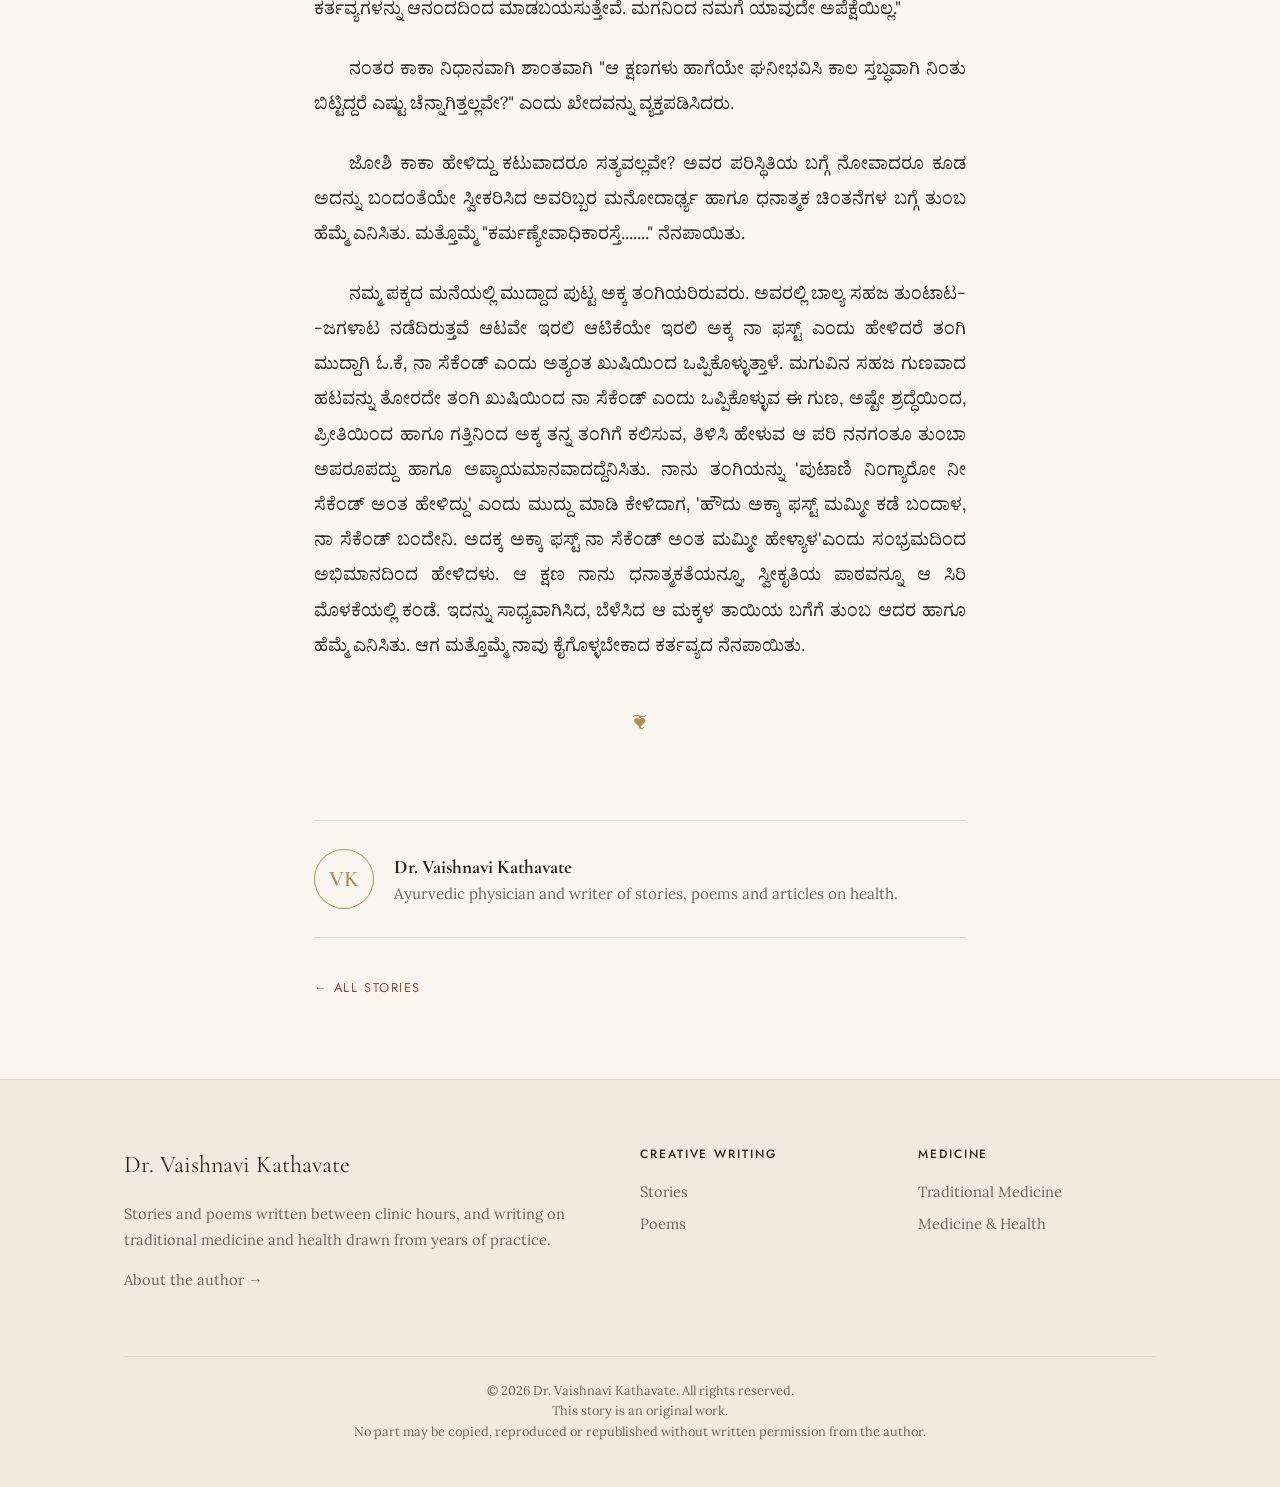
<file: stories/eesabeku.html>
<!DOCTYPE html>
<html lang="kn">
<head>
  <meta charset="UTF-8">
  <meta name="viewport" content="width=device-width, initial-scale=1.0">
  <title>ಈಸಬೇಕು..... · Dr. Vaishnavi Kathavate</title>
  <meta name="description" content="ಈಸಬೇಕು — a Kannada story by Dr. Vaishnavi Kathavate on facing life with courage.">
  <link rel="preconnect" href="https://fonts.googleapis.com">
  <link rel="preconnect" href="https://fonts.gstatic.com" crossorigin>
  <link href="https://fonts.googleapis.com/css2?family=Cormorant+Garamond:ital,wght@0,500;0,600;1,500&amp;family=Jost:wght@400;500&amp;family=Lora:ital,wght@0,400;0,500;1,400&amp;family=Noto+Serif+Kannada:wght@400;600&amp;display=swap" rel="stylesheet">
  <link rel="stylesheet" href="../style.css?v=2">
  <!-- Applies the reader's saved bright/dark choice before the page appears -->
  <script>try{if(localStorage.getItem("theme")==="dark")document.documentElement.setAttribute("data-theme","dark")}catch(e){}</script>
  <script src="../theme.js?v=2" defer></script>
</head>
<body>

  <header class="site-header">
    <div class="container">
      <a class="brand" href="../index.html">
        <span class="monogram">VK</span>
        <span>
          <span class="brand-name">Dr. Vaishnavi Kathavate</span>
          <span class="brand-role">Writer · Ayurvedic Physician</span>
        </span>
      </a>
      <div class="header-right">
      <nav class="site-nav" aria-label="Main">
        <a href="../index.html">Home</a>
        <a href="../stories.html" class="active">Stories</a>
        <a href="../poems.html">Poems</a>
        <a href="../medicine.html">Medicine</a>
        <a href="../about.html">About</a>
      </nav>
      <button class="theme-toggle" type="button" role="switch" aria-checked="false" aria-label="Dark mode" title="Switch to dark mode">
        <svg class="sun" width="14" height="14" viewBox="0 0 24 24" fill="none" stroke="currentColor" stroke-width="2" stroke-linecap="round" aria-hidden="true"><circle cx="12" cy="12" r="4"/><path d="M12 2v2M12 20v2M4.9 4.9l1.4 1.4M17.7 17.7l1.4 1.4M2 12h2M20 12h2M4.9 19.1l1.4-1.4M17.7 6.3l1.4-1.4"/></svg>
        <svg class="moon" width="14" height="14" viewBox="0 0 24 24" fill="none" stroke="currentColor" stroke-width="2" stroke-linecap="round" stroke-linejoin="round" aria-hidden="true"><path d="M20 14.5A8 8 0 0 1 9.5 4 8 8 0 1 0 20 14.5z"/></svg>
        <span class="knob"></span>
      </button>
      </div>
    </div>
  </header>

  <main>
    <section class="post-head">
      <div class="narrow">
        <p class="eyebrow">ಕಥೆ</p>
        <h1>ಈಸಬೇಕು.....</h1>
        <span class="meta">11 November 2026</span>
        <div class="ornament">❦</div>
      </div>
    </section>

    <div class="narrow">
      <article class="prose">
        <p>ದಿನದ ವಾರ್ತಾ ಪತ್ರಿಕೆಯಲ್ಲಿ ಹಿಂದೀ ಚಿತ್ರ ನಟ ಸುಶಾಂತ್ ಸಿಂಗ್ ರಜಪೂತನ 
          ಸಾವಿನ ಬೆನ್ನಲ್ಲೇ ಇನ್ನೂ ಕೆಲವು ಯುವಕ-ಯುವತಿಯರು ತಮ್ಮ ಜೀವನವನ್ನು 
          ಕೊನೆಗಾಣಿಸಿದ ಸುದ್ದಿಯನ್ನು ಓದುತ್ತಿದ್ದ ನನ್ನನ್ನು ಅಮ್ಮ ಗುನುಗುತ್ತಿದ್ದ'ಈಸಬೇಕು ಇದ್ದು 
          ಜಯಿಸಬೇಕು' ಈ ದಾಸರ ಪದದಲ್ಲಿಯ ಜೀವನ ಸಂದೇಶ ತಕ್ಷಣವೇ ಸೆಳೆಯಿತು.</p>

        <p>ಹೌದಲ್ಲ! ನಾವು ಭಾರತೀಯರು ಆರಾಧಿಸುವ ರಾಮಾಯಣ, ಮಹಾಭಾರತ ಗಳಲ್ಲಿ 
          ಬರುವ ಪಾತ್ರಗಳೆಲ್ಲವೂ ನಮಗೆ ಜೀವನದ ಬಗೆಗೆ ನಾವು ಕಂಡುಕೊಳ್ಳಬಹುದಾದ ವಿಭಿನ್ನ 
          ದೃಷ್ಟಿಕೋನದ ಪರಿಚಯವನ್ನೇ ಕೊಡುತ್ತವೆ. ಬದುಕನ್ನು ಬಂದಂತೆಯೇ ಸ್ವೀಕರಿಸಬೇಕು, 
          ಎದುರಿಸಬೇಕು. ಸ್ವೀಕೃತಿಯಿಂದಲೇ ಎದುರಿಸುವ ಎದೆಗಾರಿಕೆ ಬರುತ್ತದೆ. ಪಲಾಯನ ವಾದವನ್ನು 
          ನಮ್ಮ ಸಂಸ್ಕೃತಿ ಬೆಂಬಲಿಸುವುದಿಲ್ಲ. ಅದು ಹೇಡಿತನ. "ಕರ್ಮಣ್ಯೇವಾಧಿಕಾರಸ್ತೆ ಮಾಂ ಫಲೇಶು 
          ಕದಾ ಚ ನ" ಈ ವಚನವನ್ನು ನಮ್ಮ ಹಿರಿಯರೆಲ್ಲ ತಮ್ಮ ದೈನಂದಿನ ಬದುಕಿನಲ್ಲಿ 
          ಹಾಸುಹೊಕ್ಕಾಗಿಸಿಕೊಂಡಿದ್ದರು. ಕರ್ಮವನ್ನು ಮಾಡುತ್ತಿರು, ಅದರ ಫಲಾಪೇಕ್ಷೆ ಬೇಡ. 
          ಫಲಿತಾಂಶ ಏನೇ ಬಂದರೂ ಸ್ವೀಕರಿಸು. ಯಶಸ್ವೀಯಾದಾಗ ಮುನ್ನಡೆ. ಇಲ್ಲದಿದ್ದಲ್ಲಿ ಪುನಃ 
          ಪ್ರಯತ್ನ ಮಾಡು. ಬದುಕಿನ ಬಗೆಗೆ ಎಂತಹ ಧನಾತ್ಮಕ ಚಿಂತನೆಯಿದು! ಆಧ್ಯಾತ್ಮದಲ್ಲೂ ಕೂಡ 
          ಬದುಕುವ ಕಲೆಯನ್ನೇ ಹೇಳಿಕೊಟ್ಟರು.</p>

        <p>ತ್ರೇತಾಯುಗದ ರಾಮಾಯಣ ಸತ್ವ ಗುಣ ಪ್ರಧಾನವಾದದ್ದು. ಆದರ್ಶಮಯವಾದ 
          ಸಂಸ್ಕೃತಿಯ ರಾಮರಾಜ್ಯದ ಅಂದಿನ ನನಸನ್ನು ನಮಗೀಗ ಕನಸಾಗಿ ಕೊಟ್ಟ ಕೊಡುಗೆ! ಮರ್ಯಾದಾ 
          ಪುರುಷೋತ್ತಮ ಶ್ರೀರಾಮ, ಪಿತೃವಾಕ್ಯ ಪರಿಪಾಲಕ ರಾಮ! ಅಂತಹ ರಾಮನ ನೆರಳು ಲಕ್ಷ್ಮಣ.... 
          ಅವನ ಸಖ, ಸೇವಕ, ಅಂಗರಕ್ಷಕ.... ಏನೆಲ್ಲ! ರಾಮನ ಪತ್ನಿ ಸೀತೆ - ಮಹಾ ಪತಿವ್ರತೆ. 
          ಪತ್ನೀಧರ್ಮವನ್ನು ನಿಭಾಯಿಸಲು ಸದಾ ಸನ್ನದ್ಧೆ. ಪತಿಯನ್ನು ಅನುಸರಿಸುವುದು, ಪತಿಯ ವಾಕ್ಯವನ್ನು 
          ಚಾಚೂ  ತಪ್ಪದೇ ಸಂಪೂರ್ಣ ಸಮರ್ಪಣಾ ಭಾವದಿಂದ ನಡೆಸುವುದನ್ನೇ ತನ್ನ ಜೀವನ ಧರ್ಮವನ್ನಾಗಿ 
          ಆಚರಿಸಿದಾಕೆ. ಸರ್ವ ವಿದ್ಯಾ ಸಂಪನ್ನೆಯಾದ ರಾಜಕುಮಾರಿಯಾಗಿದ್ದೂ ಕೂಡ ಪತ್ನಿಯಾಗಿ ಯಾವುದೇ 
          ವಿತರ್ಕ, ಬಂಡಾಯ ಮಾಡದೇ ಪತಿಯನ್ನು ಅನುಸರಿಸಿದಳು, ಆರಾಧಿಸಿದಳು. ಪತಿಯನ್ನು ಸಂಪೂರ್ಣವಾಗಿ, 
          ಇಡಿಯಾಗಿ ಅಂದರೆ ಗುಣ ಹಾಗೂ ದೋಷಗಳೊಂದಿಗೆ ಸ್ವೀಕರಿಸಿದಳು. ಬಂದಂತೆಯೇ ಬದುಕನ್ನು 
          ಸ್ವೀಕರಿಸಿ ಎದುರಿಸಿದಳು. ರಾಮನಾದರೋ ತನಗೆ ಬರಬಹುದಾದ ಕಳಂಕ, ದೋಷಾರೋಪಣೆ, ಅಪವಾದಗಳ 
          ಅರಿವಿದ್ದೂ ಸಹ ತನ್ನ ಪುತ್ರ ಧರ್ಮ ಹಾಗೂ ರಾಜ ಧರ್ಮಗಳನ್ನು ಯಾವುದೇ ಅಳುಕಿಲ್ಲದೆ ಸ್ಥಿತಪ್ರಜ್ಞನಾಗಿ 
          ನಿಭಾಯಿಸಿದನು.</p>

        <p>ಇವರೆಲ್ಲ ಎಷ್ಟೇ ಶಕ್ತಿಶಾಲಿಗಳಾಗಿದ್ದರೂ ಕೂಡ ಅನಪೇಕ್ಷಿತವಾಗಿ, ಆಕಸ್ಮಿಕವಾಗಿ ಬದುಕು 
          ತಂದೊಡ್ಡಿದ ಪರೀಕ್ಷೆಗಳನ್ನು ಎದುರಿಸಿದರು. ಸಂಘರ್ಷವನ್ನು ಮಾಡಿ ಜಯಿಸಿದರು. ಎಷ್ಟೇ 
          ಕಷ್ಟವಾದರೂ, ಏನೇ ಬೆಲೆ ತೆರಬೇಕಾದರೂ ಕೂಡ ತಾವು ನಂಬಿದ ಧರ್ಮವನ್ನು ತ್ಯಜಿಸಿದವರಲ್ಲ. 
          ಪಲಾಯನವನ್ನೇ ಆಗಲೀ, ಬಂಡಾಯವನ್ನೇ ಆಗಲೀ ಮಾಡಲಿಲ್ಲ. ಬಂದಂತೆಯೇ ಬದುಕನ್ನು ಎದುರಿಸಿ 
          ಗೆದ್ದರು!</p>

        <p>ರಜೋಗುಣ ಪ್ರಧಾನವಾದ ದ್ವಾಪರಯುಗದಲ್ಲಿ ಮಹಾಭಾರತ ಮುಳ್ಳನ್ನು ಮುಳ್ಳಿನಿಂದಲೇ 
          ತೆಗೆಯಬೇಕೆಂಬ ಬದುಕಿನ ಪಾಠವನ್ನು ನೀಡಿತು. ದೇವವ್ರತ ಗಾಂಗೇಯ, ತನ್ನ ಭೀಷಣ ಪ್ರತಿಜ್ಞೆಯಿಂದಾಗಿ 
          ಭೀಷ್ಮನೆನಿಸಿ, ಇಚ್ಛಾ ಮರಣದ ವರವನ್ನು ಪಡೆದ. ಮಹಾ ಕಲಿ, ಅಜೇಯ ಸೇನಾನಿ, ಕುರು ಪಿತಾಮಹ! 
          ಎಂತಹದೇ ದುರ್ಭರ ಪರಿಸ್ಥಿತಿ ಬಂದರೂ, ಅಸಹಾಯಕನಾದರೂ ಕೂಡ ವಿಚಲಿತನಾಗಲಿಲ್ಲ, ಹತಾಶೆಯಿಂದ 
          ಹೇಡಿಯಾಗಲಿಲ್ಲ. ಇಚ್ಛಾ ಮರಣದ ವರದಾನವಿದ್ದಾಗಲೂ ಕಷ್ಟಗಳೆದುರಾದಾಗ ಎದುರಿಸಿ ಸಂಘರ್ಷವನ್ನು 
          ಮಾಡಿದನೇ ವಿನಃ ಬದುಕು ಸಾಕು, ಸತ್ತುಹೋಗುವೆನು ಎಂದುಕೊಳ್ಳಲಿಲ್ಲ.</p>

        <p>ಪಂಚಮಹಾಭೂತಗಳ ವಿಭಿನ್ನ ತತ್ವಗಳಿಂದ ಬ್ರಹ್ಮಾಂಡ ಸೃಷ್ಟಿಯಾದರೆ, ಪಾಂಡವರು ತಮ್ಮ 
          ವಿಭಿನ್ನ ಗುಣ ಶಕ್ತಿಗಳಿಂದ ಈ ಬ್ರಹ್ಮಾಂಡವನ್ನೇ ಜಯಿಸಿ ಆಳಬಲ್ಲ ಪಂಚ ಮಹಾ ಕಲಿಗಳು. ಆದರೂ 
          ವಿಧಿಯಾಟ!   ವಂಚನೆಯಿಂದ ವನವಾಸಕ್ಕೊಳಗಾದರು. ಛಲ ಬಿಡದೆ ಪ್ರಯತ್ನಪೂರ್ವಕವಾಗಿ ತಮ್ಮ 
          ಅಧಿಕಾರವನ್ನು, ಹಕ್ಕನ್ನು ಪಡೆದುಕೊಂಡರು. ವಿಧಿಯಾಟಕೆ ಸೋತು ನಿರಾಶರಾಗಿ ತಮ್ಮ ಧ್ಯೇಯವನ್ನು 
          ಬದಲಿಸಲಿಲ್ಲ. ಯಾಜ್ಞಸೇನಿ, ಪಾಂಚಾಲಿ ದ್ರೌಪದಿ ಮಹಾ ಬಲಶಾಲಿ ರಾಜನ ಪುತ್ರಿ. ಸ್ವಯಂವರದಲ್ಲಿ 
          ಗೆದ್ದಾತನನ್ನು ವರಿಸುವ ಸುಂದರ ಕ್ಷಣದಲ್ಲಿ ವಿಧಿವಿಲಾಸದಿಂದ ಐವರು ಪುರುಷರನ್ನು ಪತಿಯೆಂದು 
          ಸ್ವೀಕರಿಸಬೇಕಾದಂತಹ ವಿಚಿತ್ರ ಹಾಗೂ ದುರ್ಭರವಾದ ಪರಿಸ್ಥಿತಿಯಲ್ಲಿ ಸಿಲುಕಿದಳು. ಆದರೂ ಧೃತಿಗೆಡದೆ 
          ವಿದ್ರೋಹ, ಬಂಡಾಯ ಯಾವುದನ್ನೂ ಮಾಡದೇ, ಸಮಾಜದ ಕುಹಕ, ಅಪವಾದಗಳಿಗೆ ಅಂಜದೇ 
          ಅಳುಕದೇ ಪಾಂಡವರೈವರನ್ನೂ ತನ್ನ ಪತಿಯರನ್ನಾಗಿ ಸ್ವೀಕರಿಸಿ ಜೀವನವನ್ನು ಒಂದು ವ್ರತವಾಗಿಸಿ 
          ಬದುಕಿದಳು. ಜಗದೈಕ ವೀರರ ಪತ್ನಿಯಾಗಿ, ಅತ್ಯಂತ ಬಲಿಷ್ಠವಾದ ಕುರುವಂಶದ ಕುಲವಧುವಾಗಿಯೂ 
          ಕೂಡ ತುಂಬಿದ ರಾಜಸಭೆಯಲ್ಲಿ ತನ್ನವರಿಂದಲೇ ವಿವಸ್ತ್ರಳಾಗುವಂತಹ ಸಾವಿಗಿಂತಲೂ ಬರ್ಬರವಾದ, 
          ಭಯಾನಕ, ಹೀನಾಯ ಅಪಮಾನಕ್ಕೊಳಗಾದಳು. ಆ ಅಪಮಾನದ ಕಹಿ ವಿಷವನ್ನು ನುಂಗಿಯೂ ಸಹ, 
          ದ್ರೌಪದಿ ಸಾವನ್ನು ಬಯಸದೇ ತನ್ನಲ್ಲಿಯ ಅಪಮಾನದ ಬೆಂಕಿಯನ್ನು ಆರಿಸದೇ ಪ್ರತೀಕಾರವನ್ನು 
          ಬಯಸಿದಾಕೆ. ಸ್ತ್ರೀಯ ಅಪಮಾನವನ್ನು ಮಾಡಿದ ಸಂಪೂರ್ಣ ಕುರುವಂಶವನ್ನೇ ನಿರ್ನಾಮಗೊಳಿಸಲು, 
          ನಾಶಗೊಳಿಸಲು ಕಾರಣವಾದಳು.</p>

        <p>ಗುರು ದ್ರೋಣರು ಆಘಾತಕಾರಿಯಾದ, ತನಗೆ ಮಾರಕವಾದ ಗುರುದಕ್ಷಿಣೆಯ ಅಪೇಕ್ಷೆಯನ್ನು 
          ವ್ಯಕ್ತಪಡಿಸಿದಾಗ ಏಕಲವ್ಯನು ಧೃತಿಗೆಡದೆ, ಅಂಜದೇ ಅಳುಕದೇ ತನ್ನ ಹೆಬ್ಬೆಟ್ಟನ್ನು ಬಲಿಗೊಟ್ಟ. 
          ಈ ಪ್ರಸಂಗದಿಂದ ನಿರಾಶನಾಗದೇ ತನ್ನ ಊನವಾದ ಕೈಯಿಂದಲೇ ಪುನಃ ಧನುರ್ವಿದ್ಯಾಭ್ಯಾಸವನ್ನು 
          ಛಲದಿಂದ, ದೃಢ ನಿಶ್ಚಯದಿಂದ ಮುಂದುವರೆಸಿ ಅದರಲ್ಲಿ ಪಾರಂಗತನಾದ, ಯಶಸ್ವಿಯಾಗಿ ಆದರ್ಶಪ್ರಾಯನಾದ. 
          ಎಂತಹದೇ ವಿಪತ್ತಿನ ಪರಿಸ್ಥಿತಿಯಲ್ಲಿಯೂ ವಿಚಲಿತನಾಗದೇ, ಬದುಕನ್ನು ಆರಿಸಿಕೊಂಡು ಮಾದರಿಯಾದ 
          ಏಕಲವ್ಯನಿಗಿಂತ ಮಿಗಿಲಾದ ಆಶಾವಾದದ ಉದಾಹರಣೆ, ಪ್ರೇರಣೆ ಬೇರಾವುದಿದೆ?</p>

        <p>ತಮೋಗುಣ ಪ್ರಧಾನವಾದ ಕಲಿಯುಗದಲ್ಲಿ ಇಂತಹ ಉದಾತ್ತವಾದ, ಶ್ರೇಷ್ಠವಾದ ಆದರ್ಶಗಳನ್ನು, 
          ಜೀವನ ಮೌಲ್ಯಗಳನ್ನು ಪರಂಪರೆಯಾಗಿ, ಸಂಸ್ಕೃತಿಯಾಗಿ ಪಡೆದ ನಾವು ಹೇಡಿಗಳಾಗಿ ಪಲಾಯನವಾದವನ್ನು 
          ಅಪ್ಪಿಕೊಂಡು ಆಶಾವಾದದಿಂದ ನಿರಾಶಾವಾದದತ್ತ ಹೊರಳಿದ್ದು ಹೇಗೆ? ಧನಾತ್ಮಕ ಚಿಂತನೆಗಳೆಲ್ಲ ಋಣಾತ್ಮಕ 
          ಅಸಹಾಯಕತೆಗಳಾಗಿ ಬದಲಾದದ್ದು ಯಾವಾಗ?  ಎಂತಹದೇ ಪರಿಸ್ಥಿತಿಯಲ್ಲಿಯೂ ಧೈರ್ಯ, ಸ್ಥೈರ್ಯ, ಚಿತ್ತ 
          ಸ್ತಿಮಿತತೆಯನ್ನು ಕಿಂಚಿತ್ತೂ ಕಳೆದುಕೊಳ್ಳದ ಪರಂಪರೆಯುಳ್ಳ ನಾವು ಮಾನಸಿಕವಾಗಿ ದುರ್ಬಲರಾಗಿ ಅಸ್ವಸ್ಥರಾದದ್ದು 
          ಹೇಗೆ?</p>

        <p>ಇವೇ ಮುಂತಾದ ಪ್ರಶ್ನೆಗಳಿಂದ ರಾಡಿಯಾಗಿದ್ದ ತಲೆಯಲ್ಲಿ ವಾಸ್ತವಿಕ ಸಂಗತಿಗಳೆರಡು ಮಿಂಚಿನಂತೆ ಹೊಳೆದವು.</p>

        <p>ಎಂಭತ್ತರ ಇಳಿವಯಸ್ಸಿನಲ್ಲಿಯ ಜೋಶಿ ದಂಪತಿಗಳು!! ಮಕ್ಕಳಿಲ್ಲದ ಜೋಶಿ ದಂಪತಿಗಳು ನಿವೃತ್ತಿಯ 
          ನಂತರ ತಮ್ಮ ರಕ್ತ ಸಂಬಂಧಿಯ ಮಗುವನ್ನು ದತ್ತು ತೆಗೆದುಕೊಂಡು, ಆ ಮಗುವನ್ನು ಅತ್ಯಂತ ಮಮತೆಯಿಂದ 
          ಮುದ್ದಿನಿಂದ ಬೆಳೆಸಿದರು. ರೆಕ್ಕೆ ಬಲಿತ ಆತನಿಗೆ ಇವರು ಹಣ ಪೂರೈಕೆಯ ಯಂತ್ರ ಮಾತ್ರ. ಈ ಎಲ್ಲ ಬೆಳವಣಿಗೆಗಳಿಂದ 
          ಜೋಶಿ ದಂಪತಿಗಳು ತುಂಬಾ ನೊಂದುಕೊಂಡಿದ್ದಾರೆ, ಭ್ರಮನಿರಸನಗೊಂಡಿದ್ದಾರೆ. ಅವರ ಬಗ್ಗೆ ಮರುಕವೆನಿಸುತ್ತದೆ. 
          ಅದನ್ನೇ ಜೋಶಿ ಕಾಕಾ ಅವರಿಗೆ ಹೇಳಿದಾಗ ಅವರು ನೀಡಿದ ಉತ್ತರ ತುಂಬಾ ಮಾರ್ಮಿಕವಾದದ್ದು.</p>

        <p>"ಹೆತ್ತ ಮಕ್ಕಳೇ ತಂದೆ ತಾಯಿಯರನ್ನು ಬಳಕೆಯ ವಸ್ತುಗಳಂತೆ ನಡೆಸಿಕೊಳ್ಳುತ್ತಿರುವ ಈಗಿನ ಕಾಲದಲ್ಲಿ ಇದೇನೂ 
          ವಿಶೇಷವಲ್ಲ. ಮಗುವಾಗಿ ಆತ ನಮಗೆ ನೀಡಿದ ಆ ಸ್ವರ್ಗೀಯ ಕ್ಷಣಗಳು, ತಂದೆ ತಾಯಿಯಾಗಿ ನಾವು ಅನುಭವಿಸಿದ ಧನ್ಯತೆ 
          ಇವೆಲ್ಲ ತುಂಬ ಅಮೂಲ್ಯವಾದವು.ಆ ಆನಂದಕ್ಕೆ ಬೆಲೆಕಟ್ಟಲಾಗದು. ಅಂತೆಯೇ ಆ ಕ್ಷಣಗಳೂ ಕೂಡ ಚಿರಂತನವಾದದ್ದು. 
          ನಾವು ಅವುಗಳನ್ನು ಮಾತ್ರ ನೆನೆಯಲಿಚ್ಛಿಸುತ್ತೇವೆ. ನಮ್ಮ ಎಲ್ಲಾ ಕರ್ತವ್ಯಗಳನ್ನು ಆನಂದದಿಂದ ಮಾಡಬಯಸುತ್ತೇವೆ. 
          ಮಗನಿಂದ ನಮಗೆ ಯಾವುದೇ ಅಪೆಕ್ಷೆಯಿಲ್ಲ."</p>

        <p>ನಂತರ ಕಾಕಾ ನಿಧಾನವಾಗಿ ಶಾಂತವಾಗಿ "ಆ ಕ್ಷಣಗಳು ಹಾಗೆಯೇ ಘನೀಭವಿಸಿ ಕಾಲ ಸ್ತಬ್ಧವಾಗಿ ನಿಂತು ಬಿಟ್ಟಿದ್ದರೆ 
          ಎಷ್ಟು ಚೆನ್ನಾಗಿತ್ತಲ್ಲವೇ?" ಎಂದು ಖೇದವನ್ನು ವ್ಯಕ್ತಪಡಿಸಿದರು.</p>

        <p>ಜೋಶಿ ಕಾಕಾ ಹೇಳಿದ್ದು ಕಟುವಾದರೂ ಸತ್ಯವಲ್ಲವೇ?  ಅವರ ಪರಿಸ್ಥಿತಿಯ ಬಗ್ಗೆ ನೋವಾದರೂ ಕೂಡ ಅದನ್ನು 
          ಬಂದಂತೆಯೇ ಸ್ವೀಕರಿಸಿದ ಅವರಿಬ್ಬರ ಮನೋದಾರ್ಢ್ಯ ಹಾಗೂ ಧನಾತ್ಮಕ ಚಿಂತನೆಗಳ ಬಗ್ಗೆ ತುಂಬ ಹೆಮ್ಮೆ ಎನಿಸಿತು. 
          ಮತ್ತೊಮ್ಮೆ "ಕರ್ಮಣ್ಯೇವಾಧಿಕಾರಸ್ತೆ......." ನೆನಪಾಯಿತು.</p>

        <p>ನಮ್ಮ ಪಕ್ಕದ ಮನೆಯಲ್ಲಿ ಮುದ್ದಾದ ಪುಟ್ಟ ಅಕ್ಕ ತಂಗಿಯರಿರುವರು. ಅವರಲ್ಲಿ ಬಾಲ್ಯ ಸಹಜ ತುಂಟಾಟ--ಜಗಳಾಟ 
          ನಡೆದಿರುತ್ತವೆ ಆಟವೇ ಇರಲಿ ಆಟಿಕೆಯೇ ಇರಲಿ ಅಕ್ಕ ನಾ ಫಸ್ಟ್ ಎಂದು ಹೇಳಿದರೆ ತಂಗಿ ಮುದ್ದಾಗಿ ಓ.ಕೆ, ನಾ ಸೆಕೆಂಡ್ ಎಂದು 
          ಅತ್ಯಂತ ಖುಷಿಯಿಂದ ಒಪ್ಪಿಕೊಳ್ಳುತ್ತಾಳೆ. ಮಗುವಿನ ಸಹಜ ಗುಣವಾದ ಹಟವನ್ನು ತೋರದೇ ತಂಗಿ ಖುಷಿಯಿಂದ ನಾ ಸೆಕೆಂಡ್ 
          ಎಂದು ಒಪ್ಪಿಕೊಳ್ಳುವ ಈ ಗುಣ, ಅಷ್ಟೇ ಶ್ರದ್ಧೆಯಿಂದ, ಪ್ರೀತಿಯಿಂದ ಹಾಗೂ ಗತ್ತಿನಿಂದ ಅಕ್ಕ ತನ್ನ ತಂಗಿಗೆ ಕಲಿಸುವ, ತಿಳಿಸಿ 
          ಹೇಳುವ ಆ ಪರಿ ನನಗಂತೂ ತುಂಬಾ ಅಪರೂಪದ್ದು ಹಾಗೂ ಅಪ್ಯಾಯಮಾನವಾದದ್ದೆನಿಸಿತು. ನಾನು ತಂಗಿಯನ್ನು 'ಪುಟಾಣಿ 
          ನಿಂಗ್ಯಾರೋ ನೀ ಸೆಕೆಂಡ್ ಅಂತ ಹೇಳಿದ್ದು' ಎಂದು ಮುದ್ದು ಮಾಡಿ ಕೇಳಿದಾಗ, 'ಹೌದು ಅಕ್ಕಾ ಫಸ್ಟ್ ಮಮ್ಮೀ ಕಡೆ ಬಂದಾಳ, 
          ನಾ ಸೆಕೆಂಡ್ ಬಂದೇನಿ. ಅದಕ್ಕ ಅಕ್ಕಾ ಫಸ್ಟ್ ನಾ ಸೆಕೆಂಡ್ ಅಂತ ಮಮ್ಮೀ ಹೇಳ್ಯಾಳ'ಎಂದು ಸಂಭ್ರಮದಿಂದ ಅಭಿಮಾನದಿಂದ 
          ಹೇಳಿದಳು. ಆ ಕ್ಷಣ ನಾನು ಧನಾತ್ಮಕತೆಯನ್ನೂ, ಸ್ವೀಕೃತಿಯ ಪಾಠವನ್ನೂ ಆ ಸಿರಿ ಮೊಳಕೆಯಲ್ಲಿ ಕಂಡೆ. ಇದನ್ನು ಸಾಧ್ಯವಾಗಿಸಿದ, 
          ಬೆಳೆಸಿದ ಆ ಮಕ್ಕಳ ತಾಯಿಯ ಬಗೆಗೆ ತುಂಬ ಆದರ ಹಾಗೂ ಹೆಮ್ಮೆ ಎನಿಸಿತು. ಆಗ ಮತ್ತೊಮ್ಮೆ ನಾವು ಕೈಗೊಳ್ಳಬೇಕಾದ ಕರ್ತವ್ಯದ 
          ನೆನಪಾಯಿತು.</p>


        <p class="end">❦</p>
      </article>
        <div class="author-box">
          <span class="monogram">VK</span>
          <p><strong>Dr. Vaishnavi Kathavate</strong>
            Ayurvedic physician and writer of stories, poems and articles on health.</p>
        </div>
      <a class="back" href="../stories.html">← All stories</a>
    </div>
  </main>

  <footer class="site-footer">
    <div class="container">
      <div class="footer-grid">
        <div>
          <p class="footer-brand">Dr. Vaishnavi Kathavate</p>
          <p>Stories and poems written between clinic hours, and writing on traditional
            medicine and health drawn from years of practice.</p>
          <p><a href="../about.html">About the author →</a></p>
        </div>
        <div>
          <h4>Creative writing</h4>
          <ul>
            <li><a href="../stories.html">Stories</a></li>
            <li><a href="../poems.html">Poems</a></li>
          </ul>
        </div>
        <div>
          <h4>Medicine</h4>
          <ul>
            <li><a href="../medicine.html#traditional">Traditional Medicine</a></li>
            <li><a href="../medicine.html#health">Medicine &amp; Health</a></li>
          </ul>
        </div>
      </div>
      <p class="copyright">© 2026 Dr. Vaishnavi Kathavate. All rights reserved.<br>
        This story is an original work.<br>
        No part may be copied, reproduced or republished without written permission from the author.</p>
    </div>
  </footer>

</body>
</html>
</file>
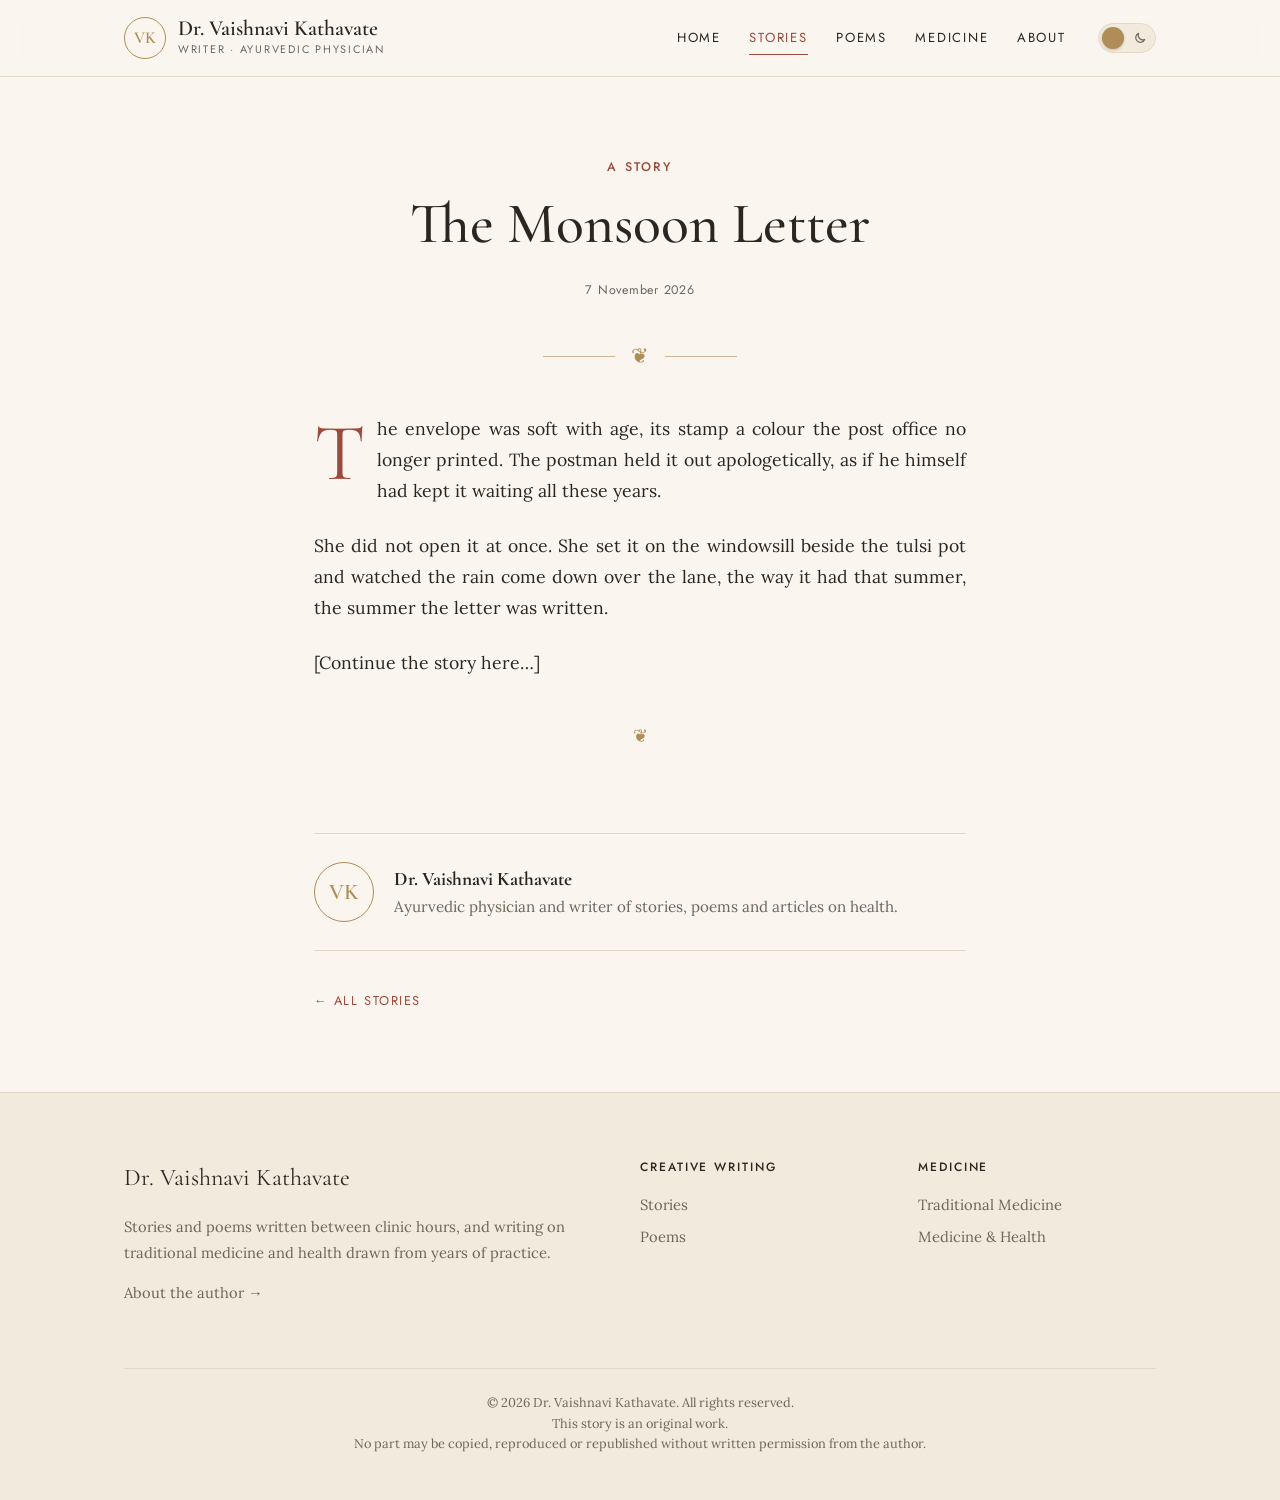
<file: stories/the-monsoon-letter.html>
<!DOCTYPE html>
<html lang="en">
<head>
  <meta charset="UTF-8">
  <meta name="viewport" content="width=device-width, initial-scale=1.0">
  <title>The Monsoon Letter · Dr. Vaishnavi Kathavate</title>
  <meta name="description" content="A short story by Dr. Vaishnavi Kathavate.">
  <link rel="preconnect" href="https://fonts.googleapis.com">
  <link rel="preconnect" href="https://fonts.gstatic.com" crossorigin>
  <link href="https://fonts.googleapis.com/css2?family=Cormorant+Garamond:ital,wght@0,500;0,600;1,500&amp;family=Jost:wght@400;500&amp;family=Lora:ital,wght@0,400;0,500;1,400&amp;family=Noto+Serif+Kannada:wght@400;600&amp;display=swap" rel="stylesheet">
  <link rel="stylesheet" href="../style.css?v=2">
  <!-- Applies the reader's saved bright/dark choice before the page appears -->
  <script>try{if(localStorage.getItem("theme")==="dark")document.documentElement.setAttribute("data-theme","dark")}catch(e){}</script>
  <script src="../theme.js?v=2" defer></script>
</head>
<body>

  <header class="site-header">
    <div class="container">
      <a class="brand" href="../index.html">
        <span class="monogram">VK</span>
        <span>
          <span class="brand-name">Dr. Vaishnavi Kathavate</span>
          <span class="brand-role">Writer · Ayurvedic Physician</span>
        </span>
      </a>
      <div class="header-right">
      <nav class="site-nav" aria-label="Main">
        <a href="../index.html">Home</a>
        <a href="../stories.html" class="active">Stories</a>
        <a href="../poems.html">Poems</a>
        <a href="../medicine.html">Medicine</a>
        <a href="../about.html">About</a>
      </nav>
      <button class="theme-toggle" type="button" role="switch" aria-checked="false" aria-label="Dark mode" title="Switch to dark mode">
        <svg class="sun" width="14" height="14" viewBox="0 0 24 24" fill="none" stroke="currentColor" stroke-width="2" stroke-linecap="round" aria-hidden="true"><circle cx="12" cy="12" r="4"/><path d="M12 2v2M12 20v2M4.9 4.9l1.4 1.4M17.7 17.7l1.4 1.4M2 12h2M20 12h2M4.9 19.1l1.4-1.4M17.7 6.3l1.4-1.4"/></svg>
        <svg class="moon" width="14" height="14" viewBox="0 0 24 24" fill="none" stroke="currentColor" stroke-width="2" stroke-linecap="round" stroke-linejoin="round" aria-hidden="true"><path d="M20 14.5A8 8 0 0 1 9.5 4 8 8 0 1 0 20 14.5z"/></svg>
        <span class="knob"></span>
      </button>
      </div>
    </div>
  </header>

  <main>
    <section class="post-head">
      <div class="narrow">
        <p class="eyebrow">A story</p>
        <h1>The Monsoon Letter</h1>
        <span class="meta">7 November 2026</span>
        <div class="ornament">❦</div>
      </div>
    </section>

    <div class="narrow">
      <article class="prose">
        <!-- Replace this sample with her story. Each paragraph goes inside <p> ... </p> -->
        <p>The envelope was soft with age, its stamp a colour the post office no longer
          printed. The postman held it out apologetically, as if he himself had kept it
          waiting all these years.</p>

        <p>She did not open it at once. She set it on the windowsill beside the
          tulsi pot and watched the rain come down over the lane, the way it had that
          summer, the summer the letter was written.</p>

        <p>[Continue the story here…]</p>
        <p class="end">❦</p>
      </article>
        <div class="author-box">
          <span class="monogram">VK</span>
          <p><strong>Dr. Vaishnavi Kathavate</strong>
            Ayurvedic physician and writer of stories, poems and articles on health.</p>
        </div>
      <a class="back" href="../stories.html">← All stories</a>
    </div>
  </main>

  <footer class="site-footer">
    <div class="container">
      <div class="footer-grid">
        <div>
          <p class="footer-brand">Dr. Vaishnavi Kathavate</p>
          <p>Stories and poems written between clinic hours, and writing on traditional
            medicine and health drawn from years of practice.</p>
          <p><a href="../about.html">About the author →</a></p>
        </div>
        <div>
          <h4>Creative writing</h4>
          <ul>
            <li><a href="../stories.html">Stories</a></li>
            <li><a href="../poems.html">Poems</a></li>
          </ul>
        </div>
        <div>
          <h4>Medicine</h4>
          <ul>
            <li><a href="../medicine.html#traditional">Traditional Medicine</a></li>
            <li><a href="../medicine.html#health">Medicine &amp; Health</a></li>
          </ul>
        </div>
      </div>
      <p class="copyright">© 2026 Dr. Vaishnavi Kathavate. All rights reserved.<br>
        This story is an original work.<br>
        No part may be copied, reproduced or republished without written permission from the author.</p>
    </div>
  </footer>

</body>
</html>
</file>
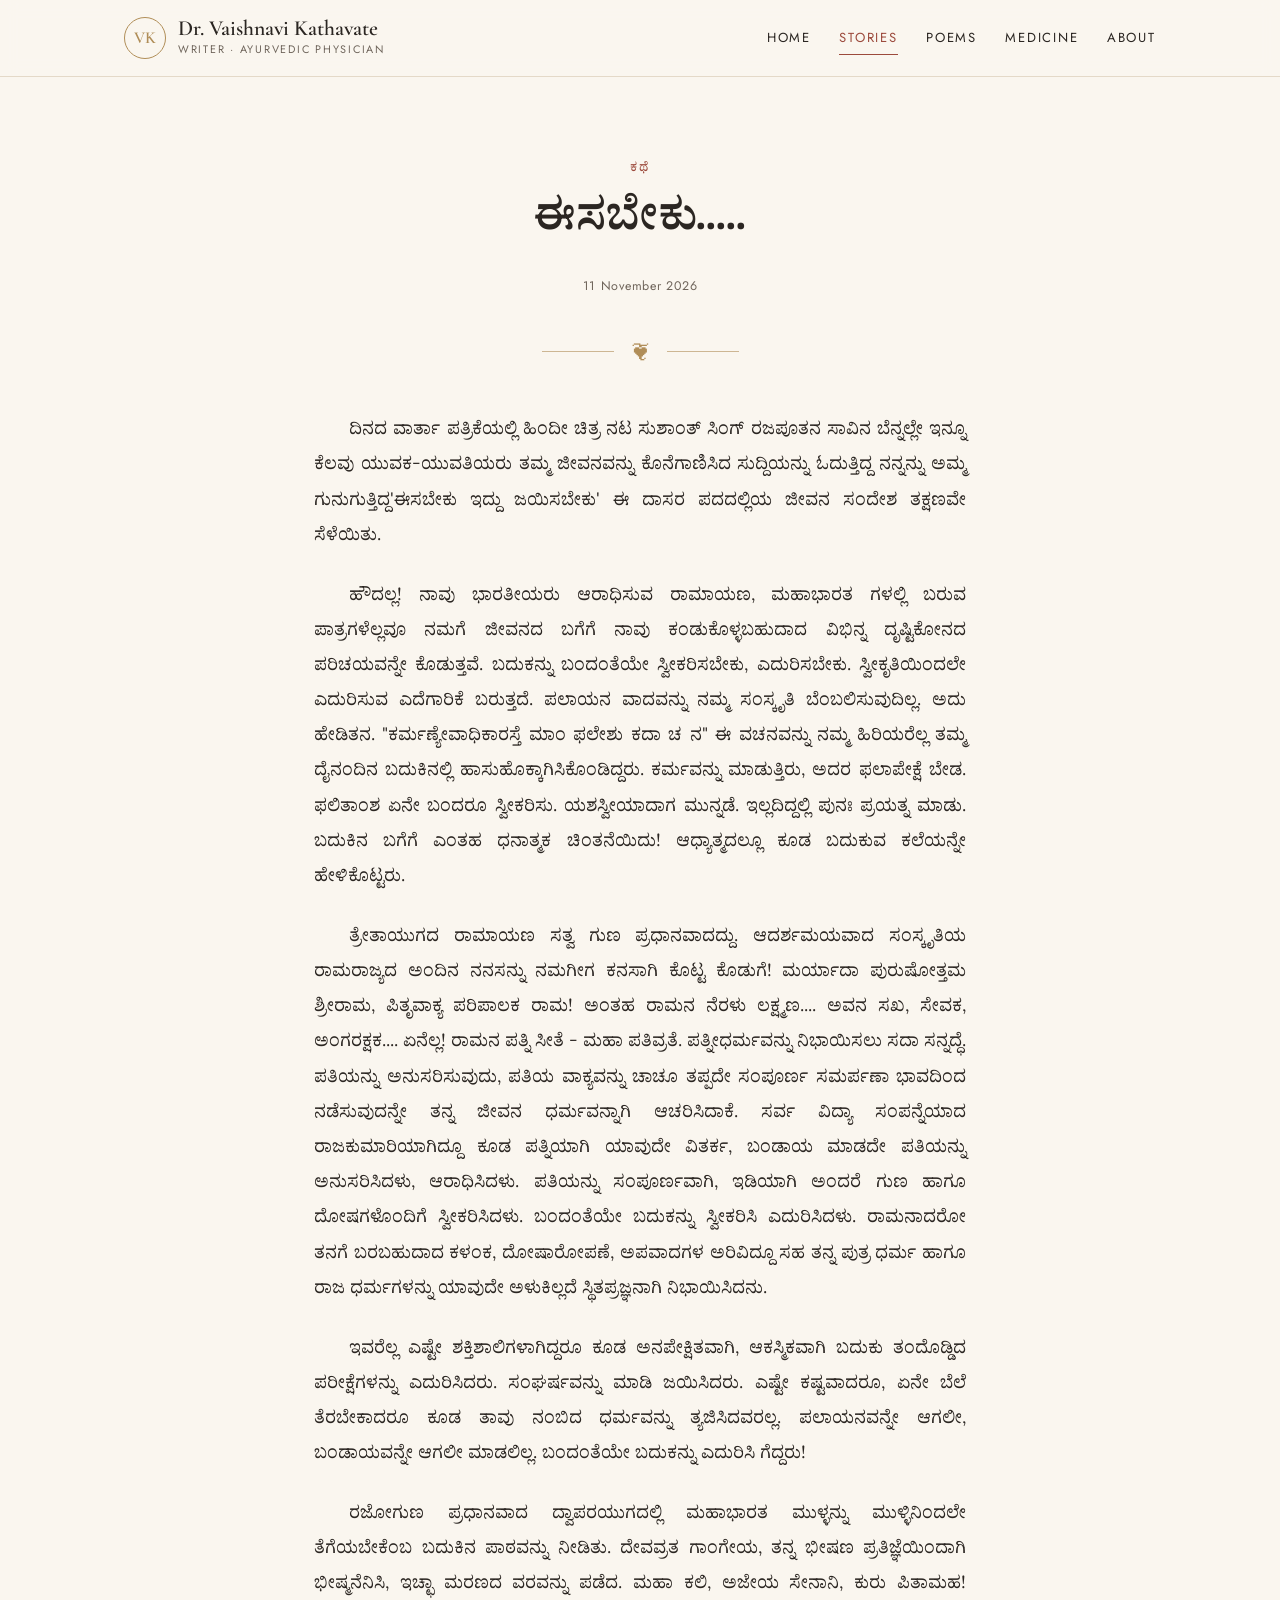
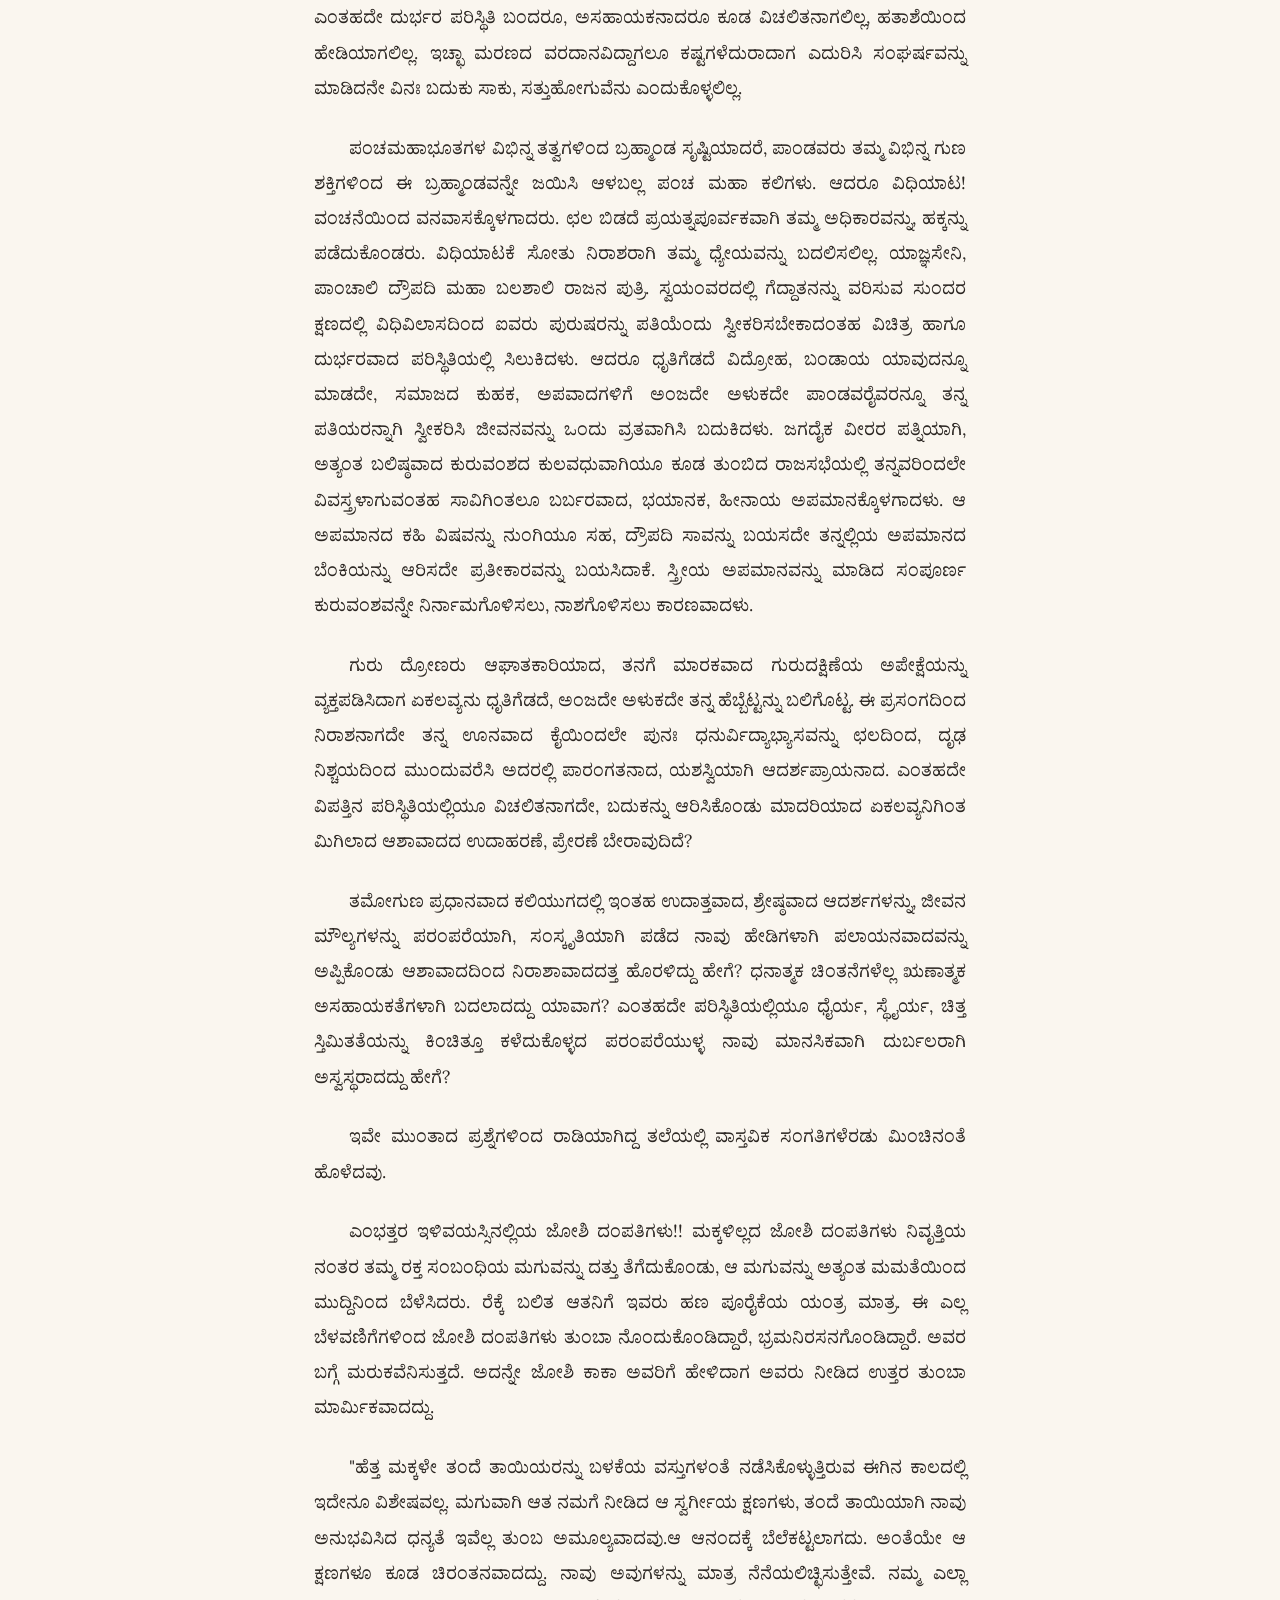
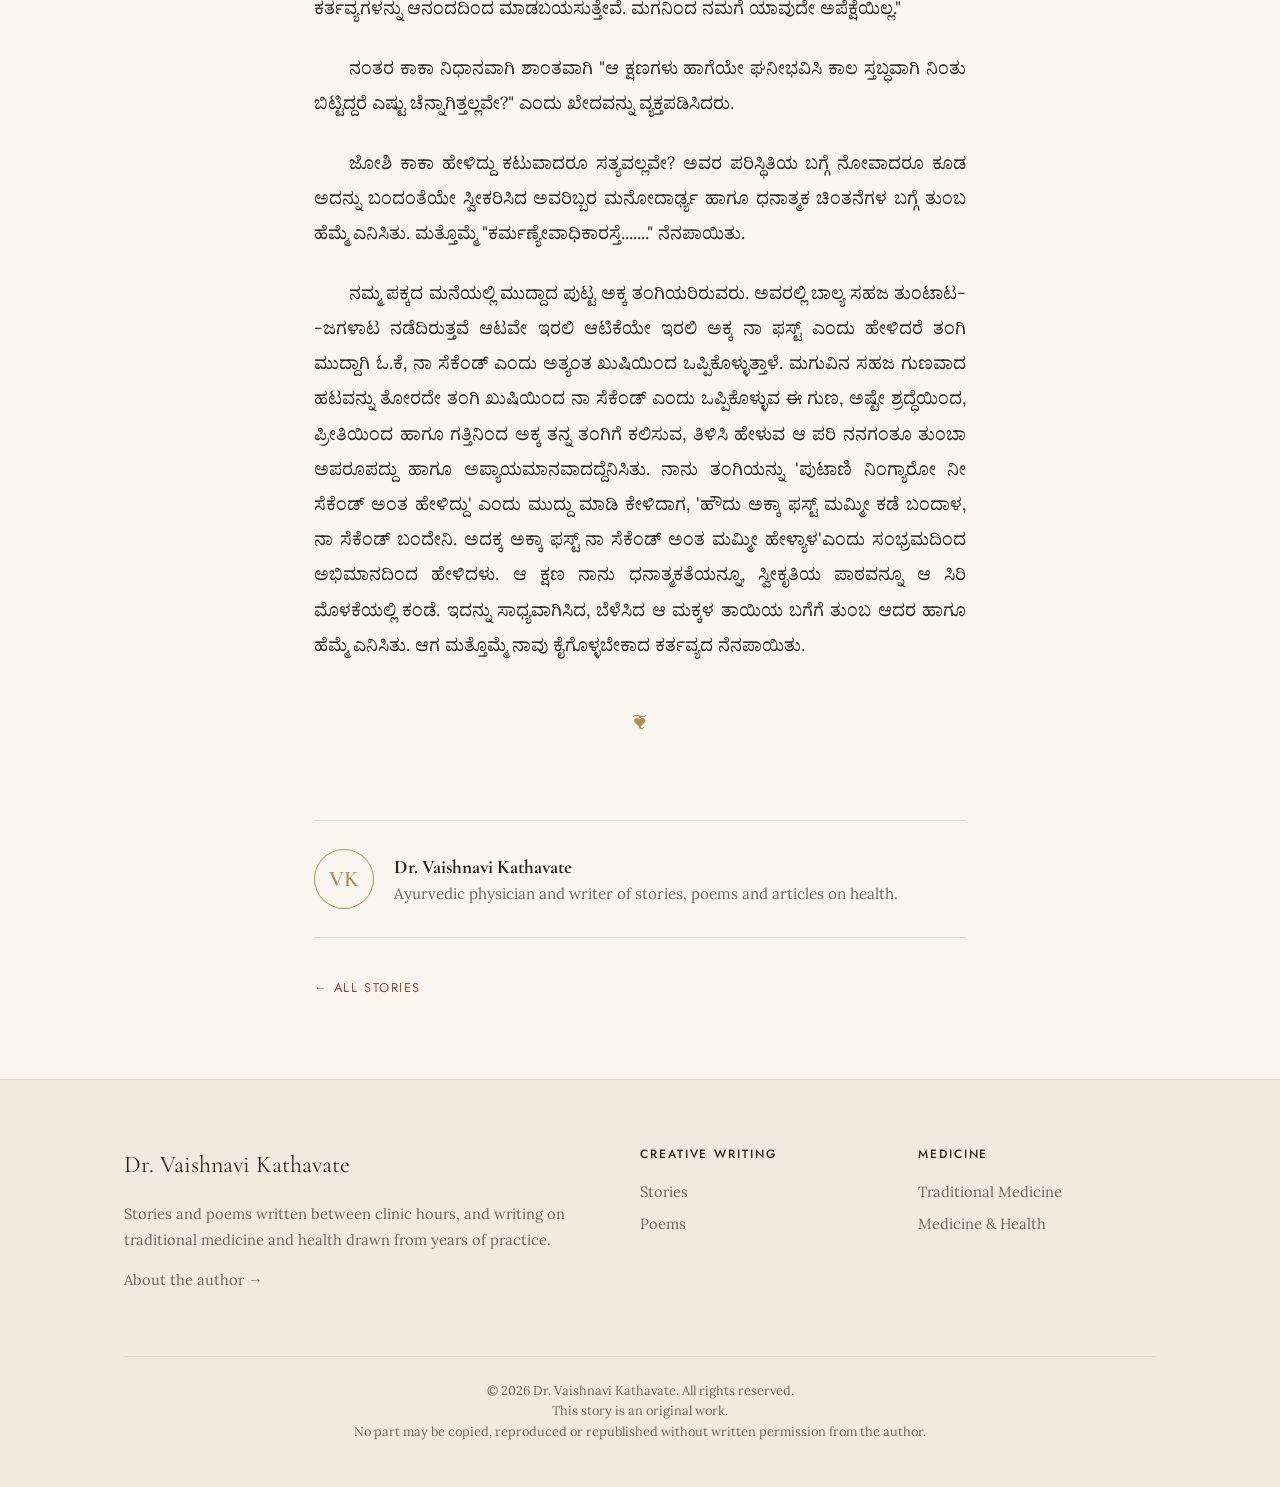
<file: stories/ಈಸಬೇಕು......html>
<!DOCTYPE html>
<html lang="kn">
<head>
  <meta charset="UTF-8">
  <meta name="viewport" content="width=device-width, initial-scale=1.0">
  <title>ಈಸಬೇಕು..... · Dr. Vaishnavi Kathavate</title>
  <meta name="description" content="A short story by Dr. Vaishnavi Kathavate.">
  <link rel="preconnect" href="https://fonts.googleapis.com">
  <link rel="preconnect" href="https://fonts.gstatic.com" crossorigin>
  <link href="https://fonts.googleapis.com/css2?family=Cormorant+Garamond:ital,wght@0,500;0,600;1,500&amp;family=Jost:wght@400;500&amp;family=Lora:ital,wght@0,400;0,500;1,400&amp;family=Noto+Serif+Kannada:wght@400;600&amp;display=swap" rel="stylesheet">
  <link rel="stylesheet" href="../style.css">
</head>
<body>

  <header class="site-header">
    <div class="container">
      <a class="brand" href="../index.html">
        <span class="monogram">VK</span>
        <span>
          <span class="brand-name">Dr. Vaishnavi Kathavate</span>
          <span class="brand-role">Writer · Ayurvedic Physician</span>
        </span>
      </a>
      <nav class="site-nav" aria-label="Main">
        <a href="../index.html">Home</a>
        <a href="../stories.html" class="active">Stories</a>
        <a href="../poems.html">Poems</a>
        <a href="../medicine.html">Medicine</a>
        <a href="../about.html">About</a>
      </nav>
    </div>
  </header>

  <main>
    <section class="post-head">
      <div class="narrow">
        <p class="eyebrow">ಕಥೆ</p>
        <h1>ಈಸಬೇಕು.....</h1>
        <span class="meta">11 November 2026</span>
        <div class="ornament">❦</div>
      </div>
    </section>

    <div class="narrow">
      <article class="prose">
        <!-- Replace the sample with her story. Each paragraph goes inside <p> ... </p> -->
        <p>     ದಿನದ ವಾರ್ತಾ ಪತ್ರಿಕೆಯಲ್ಲಿ ಹಿಂದೀ ಚಿತ್ರ ನಟ ಸುಶಾಂತ್ ಸಿಂಗ್ ರಜಪೂತನ 
          ಸಾವಿನ ಬೆನ್ನಲ್ಲೇ ಇನ್ನೂ ಕೆಲವು ಯುವಕ-ಯುವತಿಯರು ತಮ್ಮ ಜೀವನವನ್ನು 
          ಕೊನೆಗಾಣಿಸಿದ ಸುದ್ದಿಯನ್ನು ಓದುತ್ತಿದ್ದ ನನ್ನನ್ನು ಅಮ್ಮ ಗುನುಗುತ್ತಿದ್ದ'ಈಸಬೇಕು ಇದ್ದು 
          ಜಯಿಸಬೇಕು' ಈ ದಾಸರ ಪದದಲ್ಲಿಯ ಜೀವನ ಸಂದೇಶ ತಕ್ಷಣವೇ ಸೆಳೆಯಿತು.</p>

        <p>     ಹೌದಲ್ಲ! ನಾವು ಭಾರತೀಯರು ಆರಾಧಿಸುವ ರಾಮಾಯಣ, ಮಹಾಭಾರತ ಗಳಲ್ಲಿ 
          ಬರುವ ಪಾತ್ರಗಳೆಲ್ಲವೂ ನಮಗೆ ಜೀವನದ ಬಗೆಗೆ ನಾವು ಕಂಡುಕೊಳ್ಳಬಹುದಾದ ವಿಭಿನ್ನ 
          ದೃಷ್ಟಿಕೋನದ ಪರಿಚಯವನ್ನೇ ಕೊಡುತ್ತವೆ. ಬದುಕನ್ನು ಬಂದಂತೆಯೇ ಸ್ವೀಕರಿಸಬೇಕು, 
          ಎದುರಿಸಬೇಕು. ಸ್ವೀಕೃತಿಯಿಂದಲೇ ಎದುರಿಸುವ ಎದೆಗಾರಿಕೆ ಬರುತ್ತದೆ. ಪಲಾಯನ ವಾದವನ್ನು 
          ನಮ್ಮ ಸಂಸ್ಕೃತಿ ಬೆಂಬಲಿಸುವುದಿಲ್ಲ. ಅದು ಹೇಡಿತನ. "ಕರ್ಮಣ್ಯೇವಾಧಿಕಾರಸ್ತೆ ಮಾಂ ಫಲೇಶು 
          ಕದಾ ಚ ನ" ಈ ವಚನವನ್ನು ನಮ್ಮ ಹಿರಿಯರೆಲ್ಲ ತಮ್ಮ ದೈನಂದಿನ ಬದುಕಿನಲ್ಲಿ 
          ಹಾಸುಹೊಕ್ಕಾಗಿಸಿಕೊಂಡಿದ್ದರು. ಕರ್ಮವನ್ನು ಮಾಡುತ್ತಿರು, ಅದರ ಫಲಾಪೇಕ್ಷೆ ಬೇಡ. 
          ಫಲಿತಾಂಶ ಏನೇ ಬಂದರೂ ಸ್ವೀಕರಿಸು. ಯಶಸ್ವೀಯಾದಾಗ ಮುನ್ನಡೆ. ಇಲ್ಲದಿದ್ದಲ್ಲಿ ಪುನಃ 
          ಪ್ರಯತ್ನ ಮಾಡು. ಬದುಕಿನ ಬಗೆಗೆ ಎಂತಹ ಧನಾತ್ಮಕ ಚಿಂತನೆಯಿದು! ಆಧ್ಯಾತ್ಮದಲ್ಲೂ ಕೂಡ 
          ಬದುಕುವ ಕಲೆಯನ್ನೇ ಹೇಳಿಕೊಟ್ಟರು.</p>

        <p>     ತ್ರೇತಾಯುಗದ ರಾಮಾಯಣ ಸತ್ವ ಗುಣ ಪ್ರಧಾನವಾದದ್ದು. ಆದರ್ಶಮಯವಾದ 
          ಸಂಸ್ಕೃತಿಯ ರಾಮರಾಜ್ಯದ ಅಂದಿನ ನನಸನ್ನು ನಮಗೀಗ ಕನಸಾಗಿ ಕೊಟ್ಟ ಕೊಡುಗೆ! ಮರ್ಯಾದಾ 
          ಪುರುಷೋತ್ತಮ ಶ್ರೀರಾಮ, ಪಿತೃವಾಕ್ಯ ಪರಿಪಾಲಕ ರಾಮ! ಅಂತಹ ರಾಮನ ನೆರಳು ಲಕ್ಷ್ಮಣ.... 
          ಅವನ ಸಖ, ಸೇವಕ, ಅಂಗರಕ್ಷಕ.... ಏನೆಲ್ಲ! ರಾಮನ ಪತ್ನಿ ಸೀತೆ - ಮಹಾ ಪತಿವ್ರತೆ. 
          ಪತ್ನೀಧರ್ಮವನ್ನು ನಿಭಾಯಿಸಲು ಸದಾ ಸನ್ನದ್ಧೆ. ಪತಿಯನ್ನು ಅನುಸರಿಸುವುದು, ಪತಿಯ ವಾಕ್ಯವನ್ನು 
          ಚಾಚೂ  ತಪ್ಪದೇ ಸಂಪೂರ್ಣ ಸಮರ್ಪಣಾ ಭಾವದಿಂದ ನಡೆಸುವುದನ್ನೇ ತನ್ನ ಜೀವನ ಧರ್ಮವನ್ನಾಗಿ 
          ಆಚರಿಸಿದಾಕೆ. ಸರ್ವ ವಿದ್ಯಾ ಸಂಪನ್ನೆಯಾದ ರಾಜಕುಮಾರಿಯಾಗಿದ್ದೂ ಕೂಡ ಪತ್ನಿಯಾಗಿ ಯಾವುದೇ 
          ವಿತರ್ಕ, ಬಂಡಾಯ ಮಾಡದೇ ಪತಿಯನ್ನು ಅನುಸರಿಸಿದಳು, ಆರಾಧಿಸಿದಳು. ಪತಿಯನ್ನು ಸಂಪೂರ್ಣವಾಗಿ, 
          ಇಡಿಯಾಗಿ ಅಂದರೆ ಗುಣ ಹಾಗೂ ದೋಷಗಳೊಂದಿಗೆ ಸ್ವೀಕರಿಸಿದಳು. ಬಂದಂತೆಯೇ ಬದುಕನ್ನು 
          ಸ್ವೀಕರಿಸಿ ಎದುರಿಸಿದಳು. ರಾಮನಾದರೋ ತನಗೆ ಬರಬಹುದಾದ ಕಳಂಕ, ದೋಷಾರೋಪಣೆ, ಅಪವಾದಗಳ 
          ಅರಿವಿದ್ದೂ ಸಹ ತನ್ನ ಪುತ್ರ ಧರ್ಮ ಹಾಗೂ ರಾಜ ಧರ್ಮಗಳನ್ನು ಯಾವುದೇ ಅಳುಕಿಲ್ಲದೆ ಸ್ಥಿತಪ್ರಜ್ಞನಾಗಿ 
          ನಿಭಾಯಿಸಿದನು.</p>

        <p>     ಇವರೆಲ್ಲ ಎಷ್ಟೇ ಶಕ್ತಿಶಾಲಿಗಳಾಗಿದ್ದರೂ ಕೂಡ ಅನಪೇಕ್ಷಿತವಾಗಿ, ಆಕಸ್ಮಿಕವಾಗಿ ಬದುಕು 
          ತಂದೊಡ್ಡಿದ ಪರೀಕ್ಷೆಗಳನ್ನು ಎದುರಿಸಿದರು. ಸಂಘರ್ಷವನ್ನು ಮಾಡಿ ಜಯಿಸಿದರು. ಎಷ್ಟೇ 
          ಕಷ್ಟವಾದರೂ, ಏನೇ ಬೆಲೆ ತೆರಬೇಕಾದರೂ ಕೂಡ ತಾವು ನಂಬಿದ ಧರ್ಮವನ್ನು ತ್ಯಜಿಸಿದವರಲ್ಲ. 
          ಪಲಾಯನವನ್ನೇ ಆಗಲೀ, ಬಂಡಾಯವನ್ನೇ ಆಗಲೀ ಮಾಡಲಿಲ್ಲ. ಬಂದಂತೆಯೇ ಬದುಕನ್ನು ಎದುರಿಸಿ 
          ಗೆದ್ದರು!</p>

        <p>     ರಜೋಗುಣ ಪ್ರಧಾನವಾದ ದ್ವಾಪರಯುಗದಲ್ಲಿ ಮಹಾಭಾರತ ಮುಳ್ಳನ್ನು ಮುಳ್ಳಿನಿಂದಲೇ 
          ತೆಗೆಯಬೇಕೆಂಬ ಬದುಕಿನ ಪಾಠವನ್ನು ನೀಡಿತು. ದೇವವ್ರತ ಗಾಂಗೇಯ, ತನ್ನ ಭೀಷಣ ಪ್ರತಿಜ್ಞೆಯಿಂದಾಗಿ 
          ಭೀಷ್ಮನೆನಿಸಿ, ಇಚ್ಛಾ ಮರಣದ ವರವನ್ನು ಪಡೆದ. ಮಹಾ ಕಲಿ, ಅಜೇಯ ಸೇನಾನಿ, ಕುರು ಪಿತಾಮಹ! 
          ಎಂತಹದೇ ದುರ್ಭರ ಪರಿಸ್ಥಿತಿ ಬಂದರೂ, ಅಸಹಾಯಕನಾದರೂ ಕೂಡ ವಿಚಲಿತನಾಗಲಿಲ್ಲ, ಹತಾಶೆಯಿಂದ 
          ಹೇಡಿಯಾಗಲಿಲ್ಲ. ಇಚ್ಛಾ ಮರಣದ ವರದಾನವಿದ್ದಾಗಲೂ ಕಷ್ಟಗಳೆದುರಾದಾಗ ಎದುರಿಸಿ ಸಂಘರ್ಷವನ್ನು 
          ಮಾಡಿದನೇ ವಿನಃ ಬದುಕು ಸಾಕು, ಸತ್ತುಹೋಗುವೆನು ಎಂದುಕೊಳ್ಳಲಿಲ್ಲ.</p>

        <p>     ಪಂಚಮಹಾಭೂತಗಳ ವಿಭಿನ್ನ ತತ್ವಗಳಿಂದ ಬ್ರಹ್ಮಾಂಡ ಸೃಷ್ಟಿಯಾದರೆ, ಪಾಂಡವರು ತಮ್ಮ 
          ವಿಭಿನ್ನ ಗುಣ ಶಕ್ತಿಗಳಿಂದ ಈ ಬ್ರಹ್ಮಾಂಡವನ್ನೇ ಜಯಿಸಿ ಆಳಬಲ್ಲ ಪಂಚ ಮಹಾ ಕಲಿಗಳು. ಆದರೂ 
          ವಿಧಿಯಾಟ!   ವಂಚನೆಯಿಂದ ವನವಾಸಕ್ಕೊಳಗಾದರು. ಛಲ ಬಿಡದೆ ಪ್ರಯತ್ನಪೂರ್ವಕವಾಗಿ ತಮ್ಮ 
          ಅಧಿಕಾರವನ್ನು, ಹಕ್ಕನ್ನು ಪಡೆದುಕೊಂಡರು. ವಿಧಿಯಾಟಕೆ ಸೋತು ನಿರಾಶರಾಗಿ ತಮ್ಮ ಧ್ಯೇಯವನ್ನು 
          ಬದಲಿಸಲಿಲ್ಲ. ಯಾಜ್ಞಸೇನಿ, ಪಾಂಚಾಲಿ ದ್ರೌಪದಿ ಮಹಾ ಬಲಶಾಲಿ ರಾಜನ ಪುತ್ರಿ. ಸ್ವಯಂವರದಲ್ಲಿ 
          ಗೆದ್ದಾತನನ್ನು ವರಿಸುವ ಸುಂದರ ಕ್ಷಣದಲ್ಲಿ ವಿಧಿವಿಲಾಸದಿಂದ ಐವರು ಪುರುಷರನ್ನು ಪತಿಯೆಂದು 
          ಸ್ವೀಕರಿಸಬೇಕಾದಂತಹ ವಿಚಿತ್ರ ಹಾಗೂ ದುರ್ಭರವಾದ ಪರಿಸ್ಥಿತಿಯಲ್ಲಿ ಸಿಲುಕಿದಳು. ಆದರೂ ಧೃತಿಗೆಡದೆ 
          ವಿದ್ರೋಹ, ಬಂಡಾಯ ಯಾವುದನ್ನೂ ಮಾಡದೇ, ಸಮಾಜದ ಕುಹಕ, ಅಪವಾದಗಳಿಗೆ ಅಂಜದೇ 
          ಅಳುಕದೇ ಪಾಂಡವರೈವರನ್ನೂ ತನ್ನ ಪತಿಯರನ್ನಾಗಿ ಸ್ವೀಕರಿಸಿ ಜೀವನವನ್ನು ಒಂದು ವ್ರತವಾಗಿಸಿ 
          ಬದುಕಿದಳು. ಜಗದೈಕ ವೀರರ ಪತ್ನಿಯಾಗಿ, ಅತ್ಯಂತ ಬಲಿಷ್ಠವಾದ ಕುರುವಂಶದ ಕುಲವಧುವಾಗಿಯೂ 
          ಕೂಡ ತುಂಬಿದ ರಾಜಸಭೆಯಲ್ಲಿ ತನ್ನವರಿಂದಲೇ ವಿವಸ್ತ್ರಳಾಗುವಂತಹ ಸಾವಿಗಿಂತಲೂ ಬರ್ಬರವಾದ, 
          ಭಯಾನಕ, ಹೀನಾಯ ಅಪಮಾನಕ್ಕೊಳಗಾದಳು. ಆ ಅಪಮಾನದ ಕಹಿ ವಿಷವನ್ನು ನುಂಗಿಯೂ ಸಹ, 
          ದ್ರೌಪದಿ ಸಾವನ್ನು ಬಯಸದೇ ತನ್ನಲ್ಲಿಯ ಅಪಮಾನದ ಬೆಂಕಿಯನ್ನು ಆರಿಸದೇ ಪ್ರತೀಕಾರವನ್ನು 
          ಬಯಸಿದಾಕೆ. ಸ್ತ್ರೀಯ ಅಪಮಾನವನ್ನು ಮಾಡಿದ ಸಂಪೂರ್ಣ ಕುರುವಂಶವನ್ನೇ ನಿರ್ನಾಮಗೊಳಿಸಲು, 
          ನಾಶಗೊಳಿಸಲು ಕಾರಣವಾದಳು.</p>

        <p>     ಗುರು ದ್ರೋಣರು ಆಘಾತಕಾರಿಯಾದ, ತನಗೆ ಮಾರಕವಾದ ಗುರುದಕ್ಷಿಣೆಯ ಅಪೇಕ್ಷೆಯನ್ನು 
          ವ್ಯಕ್ತಪಡಿಸಿದಾಗ ಏಕಲವ್ಯನು ಧೃತಿಗೆಡದೆ, ಅಂಜದೇ ಅಳುಕದೇ ತನ್ನ ಹೆಬ್ಬೆಟ್ಟನ್ನು ಬಲಿಗೊಟ್ಟ. 
          ಈ ಪ್ರಸಂಗದಿಂದ ನಿರಾಶನಾಗದೇ ತನ್ನ ಊನವಾದ ಕೈಯಿಂದಲೇ ಪುನಃ ಧನುರ್ವಿದ್ಯಾಭ್ಯಾಸವನ್ನು 
          ಛಲದಿಂದ, ದೃಢ ನಿಶ್ಚಯದಿಂದ ಮುಂದುವರೆಸಿ ಅದರಲ್ಲಿ ಪಾರಂಗತನಾದ, ಯಶಸ್ವಿಯಾಗಿ ಆದರ್ಶಪ್ರಾಯನಾದ. 
          ಎಂತಹದೇ ವಿಪತ್ತಿನ ಪರಿಸ್ಥಿತಿಯಲ್ಲಿಯೂ ವಿಚಲಿತನಾಗದೇ, ಬದುಕನ್ನು ಆರಿಸಿಕೊಂಡು ಮಾದರಿಯಾದ 
          ಏಕಲವ್ಯನಿಗಿಂತ ಮಿಗಿಲಾದ ಆಶಾವಾದದ ಉದಾಹರಣೆ, ಪ್ರೇರಣೆ ಬೇರಾವುದಿದೆ?</p>

        <p>     ತಮೋಗುಣ ಪ್ರಧಾನವಾದ ಕಲಿಯುಗದಲ್ಲಿ ಇಂತಹ ಉದಾತ್ತವಾದ, ಶ್ರೇಷ್ಠವಾದ ಆದರ್ಶಗಳನ್ನು, 
          ಜೀವನ ಮೌಲ್ಯಗಳನ್ನು ಪರಂಪರೆಯಾಗಿ, ಸಂಸ್ಕೃತಿಯಾಗಿ ಪಡೆದ ನಾವು ಹೇಡಿಗಳಾಗಿ ಪಲಾಯನವಾದವನ್ನು 
          ಅಪ್ಪಿಕೊಂಡು ಆಶಾವಾದದಿಂದ ನಿರಾಶಾವಾದದತ್ತ ಹೊರಳಿದ್ದು ಹೇಗೆ? ಧನಾತ್ಮಕ ಚಿಂತನೆಗಳೆಲ್ಲ ಋಣಾತ್ಮಕ 
          ಅಸಹಾಯಕತೆಗಳಾಗಿ ಬದಲಾದದ್ದು ಯಾವಾಗ?  ಎಂತಹದೇ ಪರಿಸ್ಥಿತಿಯಲ್ಲಿಯೂ ಧೈರ್ಯ, ಸ್ಥೈರ್ಯ, ಚಿತ್ತ 
          ಸ್ತಿಮಿತತೆಯನ್ನು ಕಿಂಚಿತ್ತೂ ಕಳೆದುಕೊಳ್ಳದ ಪರಂಪರೆಯುಳ್ಳ ನಾವು ಮಾನಸಿಕವಾಗಿ ದುರ್ಬಲರಾಗಿ ಅಸ್ವಸ್ಥರಾದದ್ದು 
          ಹೇಗೆ?</p>

        <p>     ಇವೇ ಮುಂತಾದ ಪ್ರಶ್ನೆಗಳಿಂದ ರಾಡಿಯಾಗಿದ್ದ ತಲೆಯಲ್ಲಿ ವಾಸ್ತವಿಕ ಸಂಗತಿಗಳೆರಡು ಮಿಂಚಿನಂತೆ ಹೊಳೆದವು.</p>

        <p>     ಎಂಭತ್ತರ ಇಳಿವಯಸ್ಸಿನಲ್ಲಿಯ ಜೋಶಿ ದಂಪತಿಗಳು!! ಮಕ್ಕಳಿಲ್ಲದ ಜೋಶಿ ದಂಪತಿಗಳು ನಿವೃತ್ತಿಯ 
          ನಂತರ ತಮ್ಮ ರಕ್ತ ಸಂಬಂಧಿಯ ಮಗುವನ್ನು ದತ್ತು ತೆಗೆದುಕೊಂಡು, ಆ ಮಗುವನ್ನು ಅತ್ಯಂತ ಮಮತೆಯಿಂದ 
          ಮುದ್ದಿನಿಂದ ಬೆಳೆಸಿದರು. ರೆಕ್ಕೆ ಬಲಿತ ಆತನಿಗೆ ಇವರು ಹಣ ಪೂರೈಕೆಯ ಯಂತ್ರ ಮಾತ್ರ. ಈ ಎಲ್ಲ ಬೆಳವಣಿಗೆಗಳಿಂದ 
          ಜೋಶಿ ದಂಪತಿಗಳು ತುಂಬಾ ನೊಂದುಕೊಂಡಿದ್ದಾರೆ, ಭ್ರಮನಿರಸನಗೊಂಡಿದ್ದಾರೆ. ಅವರ ಬಗ್ಗೆ ಮರುಕವೆನಿಸುತ್ತದೆ. 
          ಅದನ್ನೇ ಜೋಶಿ ಕಾಕಾ ಅವರಿಗೆ ಹೇಳಿದಾಗ ಅವರು ನೀಡಿದ ಉತ್ತರ ತುಂಬಾ ಮಾರ್ಮಿಕವಾದದ್ದು.</p>

        <p>     "ಹೆತ್ತ ಮಕ್ಕಳೇ ತಂದೆ ತಾಯಿಯರನ್ನು ಬಳಕೆಯ ವಸ್ತುಗಳಂತೆ ನಡೆಸಿಕೊಳ್ಳುತ್ತಿರುವ ಈಗಿನ ಕಾಲದಲ್ಲಿ ಇದೇನೂ 
          ವಿಶೇಷವಲ್ಲ. ಮಗುವಾಗಿ ಆತ ನಮಗೆ ನೀಡಿದ ಆ ಸ್ವರ್ಗೀಯ ಕ್ಷಣಗಳು, ತಂದೆ ತಾಯಿಯಾಗಿ ನಾವು ಅನುಭವಿಸಿದ ಧನ್ಯತೆ 
          ಇವೆಲ್ಲ ತುಂಬ ಅಮೂಲ್ಯವಾದವು.ಆ ಆನಂದಕ್ಕೆ ಬೆಲೆಕಟ್ಟಲಾಗದು. ಅಂತೆಯೇ ಆ ಕ್ಷಣಗಳೂ ಕೂಡ ಚಿರಂತನವಾದದ್ದು. 
          ನಾವು ಅವುಗಳನ್ನು ಮಾತ್ರ ನೆನೆಯಲಿಚ್ಛಿಸುತ್ತೇವೆ. ನಮ್ಮ ಎಲ್ಲಾ ಕರ್ತವ್ಯಗಳನ್ನು ಆನಂದದಿಂದ ಮಾಡಬಯಸುತ್ತೇವೆ. 
          ಮಗನಿಂದ ನಮಗೆ ಯಾವುದೇ ಅಪೆಕ್ಷೆಯಿಲ್ಲ."</p>

        <p>     ನಂತರ ಕಾಕಾ ನಿಧಾನವಾಗಿ ಶಾಂತವಾಗಿ "ಆ ಕ್ಷಣಗಳು ಹಾಗೆಯೇ ಘನೀಭವಿಸಿ ಕಾಲ ಸ್ತಬ್ಧವಾಗಿ ನಿಂತು ಬಿಟ್ಟಿದ್ದರೆ 
          ಎಷ್ಟು ಚೆನ್ನಾಗಿತ್ತಲ್ಲವೇ?" ಎಂದು ಖೇದವನ್ನು ವ್ಯಕ್ತಪಡಿಸಿದರು.</p>

        <p>     ಜೋಶಿ ಕಾಕಾ ಹೇಳಿದ್ದು ಕಟುವಾದರೂ ಸತ್ಯವಲ್ಲವೇ?  ಅವರ ಪರಿಸ್ಥಿತಿಯ ಬಗ್ಗೆ ನೋವಾದರೂ ಕೂಡ ಅದನ್ನು 
          ಬಂದಂತೆಯೇ ಸ್ವೀಕರಿಸಿದ ಅವರಿಬ್ಬರ ಮನೋದಾರ್ಢ್ಯ ಹಾಗೂ ಧನಾತ್ಮಕ ಚಿಂತನೆಗಳ ಬಗ್ಗೆ ತುಂಬ ಹೆಮ್ಮೆ ಎನಿಸಿತು. 
          ಮತ್ತೊಮ್ಮೆ "ಕರ್ಮಣ್ಯೇವಾಧಿಕಾರಸ್ತೆ......." ನೆನಪಾಯಿತು.</p>

        <p>     ನಮ್ಮ ಪಕ್ಕದ ಮನೆಯಲ್ಲಿ ಮುದ್ದಾದ ಪುಟ್ಟ ಅಕ್ಕ ತಂಗಿಯರಿರುವರು. ಅವರಲ್ಲಿ ಬಾಲ್ಯ ಸಹಜ ತುಂಟಾಟ--ಜಗಳಾಟ 
          ನಡೆದಿರುತ್ತವೆ ಆಟವೇ ಇರಲಿ ಆಟಿಕೆಯೇ ಇರಲಿ ಅಕ್ಕ ನಾ ಫಸ್ಟ್ ಎಂದು ಹೇಳಿದರೆ ತಂಗಿ ಮುದ್ದಾಗಿ ಓ.ಕೆ, ನಾ ಸೆಕೆಂಡ್ ಎಂದು 
          ಅತ್ಯಂತ ಖುಷಿಯಿಂದ ಒಪ್ಪಿಕೊಳ್ಳುತ್ತಾಳೆ. ಮಗುವಿನ ಸಹಜ ಗುಣವಾದ ಹಟವನ್ನು ತೋರದೇ ತಂಗಿ ಖುಷಿಯಿಂದ ನಾ ಸೆಕೆಂಡ್ 
          ಎಂದು ಒಪ್ಪಿಕೊಳ್ಳುವ ಈ ಗುಣ, ಅಷ್ಟೇ ಶ್ರದ್ಧೆಯಿಂದ, ಪ್ರೀತಿಯಿಂದ ಹಾಗೂ ಗತ್ತಿನಿಂದ ಅಕ್ಕ ತನ್ನ ತಂಗಿಗೆ ಕಲಿಸುವ, ತಿಳಿಸಿ 
          ಹೇಳುವ ಆ ಪರಿ ನನಗಂತೂ ತುಂಬಾ ಅಪರೂಪದ್ದು ಹಾಗೂ ಅಪ್ಯಾಯಮಾನವಾದದ್ದೆನಿಸಿತು. ನಾನು ತಂಗಿಯನ್ನು 'ಪುಟಾಣಿ 
          ನಿಂಗ್ಯಾರೋ ನೀ ಸೆಕೆಂಡ್ ಅಂತ ಹೇಳಿದ್ದು' ಎಂದು ಮುದ್ದು ಮಾಡಿ ಕೇಳಿದಾಗ, 'ಹೌದು ಅಕ್ಕಾ ಫಸ್ಟ್ ಮಮ್ಮೀ ಕಡೆ ಬಂದಾಳ, 
          ನಾ ಸೆಕೆಂಡ್ ಬಂದೇನಿ. ಅದಕ್ಕ ಅಕ್ಕಾ ಫಸ್ಟ್ ನಾ ಸೆಕೆಂಡ್ ಅಂತ ಮಮ್ಮೀ ಹೇಳ್ಯಾಳ'ಎಂದು ಸಂಭ್ರಮದಿಂದ ಅಭಿಮಾನದಿಂದ 
          ಹೇಳಿದಳು. ಆ ಕ್ಷಣ ನಾನು ಧನಾತ್ಮಕತೆಯನ್ನೂ, ಸ್ವೀಕೃತಿಯ ಪಾಠವನ್ನೂ ಆ ಸಿರಿ ಮೊಳಕೆಯಲ್ಲಿ ಕಂಡೆ. ಇದನ್ನು ಸಾಧ್ಯವಾಗಿಸಿದ, 
          ಬೆಳೆಸಿದ ಆ ಮಕ್ಕಳ ತಾಯಿಯ ಬಗೆಗೆ ತುಂಬ ಆದರ ಹಾಗೂ ಹೆಮ್ಮೆ ಎನಿಸಿತು. ಆಗ ಮತ್ತೊಮ್ಮೆ ನಾವು ಕೈಗೊಳ್ಳಬೇಕಾದ ಕರ್ತವ್ಯದ 
          ನೆನಪಾಯಿತು.</p>


        <p class="end">❦</p>
      </article>
        <div class="author-box">
          <span class="monogram">VK</span>
          <p><strong>Dr. Vaishnavi Kathavate</strong>
            Ayurvedic physician and writer of stories, poems and articles on health.</p>
        </div>
      <a class="back" href="../stories.html">← All stories</a>
    </div>
  </main>

  <footer class="site-footer">
    <div class="container">
      <div class="footer-grid">
        <div>
          <p class="footer-brand">Dr. Vaishnavi Kathavate</p>
          <p>Stories and poems written between clinic hours, and writing on traditional
            medicine and health drawn from years of practice.</p>
          <p><a href="../about.html">About the author →</a></p>
        </div>
        <div>
          <h4>Creative writing</h4>
          <ul>
            <li><a href="../stories.html">Stories</a></li>
            <li><a href="../poems.html">Poems</a></li>
          </ul>
        </div>
        <div>
          <h4>Medicine</h4>
          <ul>
            <li><a href="../medicine.html#traditional">Traditional Medicine</a></li>
            <li><a href="../medicine.html#health">Medicine &amp; Health</a></li>
          </ul>
        </div>
      </div>
      <p class="copyright">© 2026 Dr. Vaishnavi Kathavate. All rights reserved.<br>
        This story is an original work.<br>
        No part may be copied, reproduced or republished without written permission from the author.</p>
    </div>
  </footer>

</body>
</html>
</file>
<file: style.css>
/* =========================================================
   SITE STYLES — Dr. Vaishnavi Kathavate
   Change the colours below to change the whole site's look.
   ========================================================= */
:root {
  --paper:     #faf6ef;   /* page background */
  --paper-2:   #f2eadc;   /* soft bands, footer */
  --card:      #fffdf9;   /* cards */
  --ink:       #2b2622;   /* main text */
  --muted:     #6f655b;   /* dates, small text */
  --line:      #e4d9c8;   /* borders */
  --creative:  #9c4a3c;   /* stories & poems colour (terracotta) */
  --medicine:  #4f6b55;   /* medicine colour (sage green) */
  --gold:      #b08d57;   /* ornaments */
  --accent:    var(--creative);
  --shadow:    0 1px 2px rgba(60, 40, 20, .04), 0 8px 24px rgba(60, 40, 20, .06);

  /* "Noto Serif Kannada" is used automatically for any Kannada text */
  --font-display: "Cormorant Garamond", "Noto Serif Kannada", Georgia, serif;
  --font-body:    "Lora", "Noto Serif Kannada", Georgia, serif;
  --font-label:   "Jost", "Noto Serif Kannada", "Segoe UI", sans-serif;
}

/* Dark mode — switched on by the sun/moon toggle in the header (see theme.js) */
:root[data-theme="dark"] {
  --paper:    #1c1916;
  --paper-2:  #24201c;
  --card:     #26221e;
  --ink:      #ece4d8;
  --muted:    #a99d8f;
  --line:     #3a342d;
  --creative: #d9886f;
  --medicine: #94b59b;
  --gold:     #c9a76f;
  --shadow:   0 1px 2px rgba(0, 0, 0, .3), 0 8px 24px rgba(0, 0, 0, .25);
  color-scheme: dark;
}

/* Pages in the medicine section use the green accent */
body.medicine { --accent: var(--medicine); }

/* ---------- Base ---------- */
*, *::before, *::after { box-sizing: border-box; }
html { scroll-behavior: smooth; }
body {
  margin: 0;
  background: var(--paper);
  color: var(--ink);
  font-family: var(--font-body);
  font-size: 18px;
  line-height: 1.75;
  -webkit-font-smoothing: antialiased;
  transition: background-color .3s ease, color .3s ease;
}
img { max-width: 100%; display: block; }
a { color: var(--accent); text-decoration: none; transition: color .2s; }
a:hover { text-decoration: underline; text-underline-offset: 3px; }
h1, h2, h3 {
  font-family: var(--font-display);
  font-weight: 600;
  line-height: 1.15;
  margin: 0 0 .4em;
}
::selection { background: var(--accent); color: var(--paper); }

.container { max-width: 1080px; margin: 0 auto; padding: 0 24px; }
.narrow    { max-width: 700px;  margin: 0 auto; padding: 0 24px; }

.eyebrow {
  font-family: var(--font-label);
  font-size: .78rem;
  font-weight: 500;
  letter-spacing: .18em;
  text-transform: uppercase;
  color: var(--accent);
  margin: 0 0 12px;
}

/* ---------- Header ---------- */
.site-header {
  position: sticky;
  top: 0;
  z-index: 10;
  background: color-mix(in srgb, var(--paper) 88%, transparent);
  backdrop-filter: blur(8px);
  -webkit-backdrop-filter: blur(8px);
  border-bottom: 1px solid var(--line);
}
.site-header .container {
  display: flex;
  align-items: center;
  justify-content: space-between;
  gap: 24px;
  min-height: 76px;
}
.brand { display: flex; align-items: center; gap: 12px; color: var(--ink); }
.brand:hover { text-decoration: none; }
.monogram {
  width: 42px; height: 42px;
  border: 1px solid var(--gold);
  border-radius: 50%;
  display: grid; place-items: center;
  font-family: var(--font-display);
  font-size: 1.05rem;
  font-weight: 600;
  color: var(--gold);
  flex-shrink: 0;
}
.brand-name { font-family: var(--font-display); font-size: 1.35rem; font-weight: 600; line-height: 1.1; display: block; }
.brand-role {
  font-family: var(--font-label);
  font-size: .68rem;
  letter-spacing: .16em;
  text-transform: uppercase;
  color: var(--muted);
  display: block;
}
.header-right { display: flex; align-items: center; gap: 32px; }
.site-nav { display: flex; gap: 28px; }

/* ---------- Bright / dark toggle ---------- */
.theme-toggle {
  position: relative;
  width: 58px; height: 30px;
  flex-shrink: 0;
  padding: 0;
  border: 1px solid var(--line);
  border-radius: 999px;
  background: var(--paper-2);
  color: var(--muted);
  cursor: pointer;
}
.theme-toggle svg {
  position: absolute; top: 50%;
  width: 14px; height: 14px;
  transform: translateY(-50%);
}
.theme-toggle .sun  { left: 8px; }
.theme-toggle .moon { right: 8px; }
.theme-toggle .knob {
  position: absolute; top: 3px; left: 3px;
  width: 22px; height: 22px;
  border-radius: 50%;
  background: var(--gold);
  box-shadow: 0 1px 3px rgba(0, 0, 0, .2);
  transition: transform .3s ease;
}
:root[data-theme="dark"] .theme-toggle .knob { transform: translateX(28px); }
.theme-toggle:focus-visible { outline: 2px solid var(--accent); outline-offset: 3px; }
.site-nav a {
  font-family: var(--font-label);
  font-size: .82rem;
  letter-spacing: .14em;
  text-transform: uppercase;
  color: var(--ink);
  padding: 6px 0;
  position: relative;
}
.site-nav a::after {
  content: "";
  position: absolute; left: 0; right: 0; bottom: 0;
  height: 1px;
  background: var(--accent);
  transform: scaleX(0);
  transition: transform .25s ease;
}
.site-nav a:hover { text-decoration: none; color: var(--accent); }
.site-nav a:hover::after, .site-nav a.active::after { transform: scaleX(1); }
.site-nav a.active { color: var(--accent); }

/* ---------- Home: hero ---------- */
.hero {
  text-align: center;
  padding: 96px 0 88px;
  background:
    radial-gradient(ellipse at 20% 0%, color-mix(in srgb, var(--creative) 9%, transparent), transparent 60%),
    radial-gradient(ellipse at 80% 100%, color-mix(in srgb, var(--medicine) 10%, transparent), transparent 60%);
}
.hero h1 { font-size: clamp(2.6rem, 6vw, 4.4rem); font-weight: 500; letter-spacing: -.01em; }
.hero h1 em { color: var(--creative); }
.hero h1 em.green { color: var(--medicine); }
.hero .lead {
  max-width: 600px;
  margin: 18px auto 36px;
  font-size: 1.15rem;
  color: var(--muted);
}
.buttons { display: flex; flex-wrap: wrap; justify-content: center; gap: 14px; }
.btn {
  display: inline-block;
  font-family: var(--font-label);
  font-size: .82rem;
  letter-spacing: .14em;
  text-transform: uppercase;
  padding: 14px 28px;
  border-radius: 999px;
  border: 1px solid var(--ink);
  color: var(--ink);
  transition: background .2s, color .2s, border-color .2s;
}
.btn:hover { text-decoration: none; background: var(--ink); color: var(--paper); }
.btn.creative { background: var(--creative); border-color: var(--creative); color: #fff; }
.btn.medicine { background: var(--medicine); border-color: var(--medicine); color: #fff; }
.btn.creative:hover { background: var(--creative); color: #fff; filter: brightness(.9); }
.btn.medicine:hover { background: var(--medicine); color: #fff; filter: brightness(.9); }

.ornament {
  display: flex; align-items: center; justify-content: center; gap: 16px;
  color: var(--gold);
  margin: 0 auto;
  font-size: 1.3rem;
}
.ornament::before, .ornament::after {
  content: ""; height: 1px; width: 72px; background: var(--gold); opacity: .6;
}

/* ---------- Sections ---------- */
.section { padding: 80px 0; }
.section.alt { background: var(--paper-2); }
.section-head { text-align: center; margin-bottom: 48px; }
.section-head h2 { font-size: clamp(2rem, 4vw, 2.6rem); }
.section-head p { color: var(--muted); max-width: 560px; margin: 8px auto 0; }

/* Two "doors" on the home page */
.pillars { display: grid; grid-template-columns: repeat(2, 1fr); gap: 28px; }
.pillar {
  background: var(--card);
  border: 1px solid var(--line);
  border-top: 3px solid var(--accent);
  border-radius: 6px;
  padding: 40px 36px;
  box-shadow: var(--shadow);
}
.pillar.creative { --accent: var(--creative); }
.pillar.medicine { --accent: var(--medicine); }
.pillar svg { width: 36px; height: 36px; color: var(--accent); margin-bottom: 18px; }
.pillar h3 { font-size: 1.9rem; }
.pillar p { color: var(--muted); margin: 0 0 22px; }
.pillar .links { display: flex; flex-wrap: wrap; gap: 8px 22px; }
.pillar .links a {
  font-family: var(--font-label);
  font-size: .8rem;
  letter-spacing: .12em;
  text-transform: uppercase;
}

/* ---------- Cards (lists of writing) ---------- */
.cards { display: grid; grid-template-columns: repeat(2, 1fr); gap: 24px; }
.cards.single { grid-template-columns: 1fr; }
.card {
  position: relative;
  background: var(--card);
  border: 1px solid var(--line);
  border-radius: 6px;
  padding: 28px 30px 26px;
  transition: transform .25s ease, box-shadow .25s ease, border-color .25s;
}
.card:hover { transform: translateY(-3px); box-shadow: var(--shadow); border-color: color-mix(in srgb, var(--accent) 35%, var(--line)); }
.card.creative { --accent: var(--creative); }
.card.medicine { --accent: var(--medicine); }
.card h3 { font-size: 1.6rem; margin: 10px 0 8px; }
.card h3 a { color: var(--ink); }
.card h3 a:hover { color: var(--accent); text-decoration: none; }
/* makes the whole card clickable */
.card h3 a::after { content: ""; position: absolute; inset: 0; }
.card p { margin: 0; color: var(--muted); font-size: .98rem; }
.card .meta { margin-top: 18px; }

.tag {
  display: inline-block;
  font-family: var(--font-label);
  font-size: .7rem;
  font-weight: 500;
  letter-spacing: .14em;
  text-transform: uppercase;
  color: var(--accent);
  background: color-mix(in srgb, var(--accent) 10%, transparent);
  border-radius: 999px;
  padding: 3px 12px;
}
.meta {
  font-family: var(--font-label);
  font-size: .78rem;
  letter-spacing: .06em;
  color: var(--muted);
}
.more { text-align: center; margin-top: 40px; }

/* ---------- Quote band ---------- */
.quote { text-align: center; padding: 88px 0; }
.quote blockquote {
  font-family: var(--font-display);
  font-style: italic;
  font-size: clamp(1.6rem, 3.4vw, 2.3rem);
  line-height: 1.35;
  max-width: 760px;
  margin: 24px auto 16px;
}
.quote cite { font-family: var(--font-label); font-style: normal; font-size: .8rem; letter-spacing: .14em; text-transform: uppercase; color: var(--muted); }

/* ---------- About ---------- */
.about-teaser { display: grid; grid-template-columns: 220px 1fr; gap: 56px; align-items: center; }
.portrait {
  width: 220px; height: 220px;
  border-radius: 50%;
  object-fit: cover;
  border: 1px solid var(--gold);
  padding: 8px;
  background-clip: content-box;
  background-color: var(--paper-2);
  display: grid; place-items: center;
  font-family: var(--font-display);
  font-size: 3.6rem;
  color: var(--gold);
}
.about-teaser h2 { font-size: 2.4rem; }

/* ---------- Listing pages ---------- */
.page-head { text-align: center; padding: 80px 0 56px; }
.page-head h1 { font-size: clamp(2.6rem, 5.5vw, 3.8rem); font-weight: 500; }
.page-head p { color: var(--muted); max-width: 580px; margin: 12px auto 0; font-size: 1.08rem; }
.chips { display: flex; flex-wrap: wrap; justify-content: center; gap: 10px; margin-top: 28px; }
.chips a {
  font-family: var(--font-label);
  font-size: .78rem;
  letter-spacing: .12em;
  text-transform: uppercase;
  border: 1px solid var(--line);
  border-radius: 999px;
  padding: 8px 18px;
  color: var(--ink);
}
.chips a:hover { border-color: var(--accent); color: var(--accent); text-decoration: none; }
.group { margin-bottom: 64px; scroll-margin-top: 100px; }
.group-title {
  display: flex; align-items: baseline; gap: 16px;
  font-size: 2rem;
  padding-bottom: 12px;
  margin-bottom: 28px;
  border-bottom: 1px solid var(--line);
}
.group-title small { font-family: var(--font-body); font-size: .95rem; font-weight: 400; color: var(--muted); font-style: italic; }
.listing { padding-bottom: 80px; }

/* ---------- Single article / story / poem ---------- */
.post-head { text-align: center; padding: 80px 0 40px; }
.post-head h1 { font-size: clamp(2.4rem, 5.5vw, 3.6rem); font-weight: 500; }
.post-head .meta { display: block; margin-top: 14px; }
.post-head .ornament { margin-top: 36px; }

.prose { padding-bottom: 40px; font-size: 1.1rem; }
/* Body text is justified; hyphenation avoids big gaps between English words */
.prose p, .prose li {
  text-align: justify;
  -webkit-hyphens: auto;
  hyphens: auto;
}
.prose p { margin: 0 0 1.4em; }
.prose p.end { text-align: center; }
.prose > p:first-of-type::first-letter {
  float: left;
  font-family: var(--font-display);
  font-size: 4.6em;
  line-height: .82;
  padding: 6px 12px 0 0;
  color: var(--accent);
}
.prose h2 { font-size: 2rem; margin-top: 1.6em; }
.prose h3 { font-size: 1.6rem; margin-top: 1.6em; }
.prose blockquote {
  margin: 1.8em 0;
  padding: 4px 0 4px 24px;
  border-left: 2px solid var(--accent);
  font-style: italic;
  color: var(--muted);
}
.prose ul, .prose ol { padding-left: 1.3em; margin: 0 0 1.4em; }
.prose li { margin-bottom: .4em; }
.prose .end { text-align: center; color: var(--gold); margin-top: 2.4em; }

/* Kannada pieces: add lang="kn" to the <html> tag of the page */
:lang(kn) .prose, :lang(kn) .poem { line-height: 2; }
:lang(kn) .post-head h1 { font-family: "Noto Serif Kannada", serif; font-weight: 600; font-size: clamp(2rem, 4.5vw, 2.8rem); line-height: 1.5; }
:lang(kn) .prose > p:first-of-type::first-letter { float: none; font: inherit; padding: 0; color: inherit; }
:lang(kn) .poem { font-style: normal; }
:lang(kn) .prose p:not(.end) { text-indent: 2em; }   /* traditional indented paragraphs */
.card h3:lang(kn) { font-family: "Noto Serif Kannada", serif; font-size: 1.4rem; line-height: 1.6; }

.poem {
  white-space: pre-line;
  text-align: center;
  font-size: 1.2rem;
  line-height: 2;
  font-style: italic;
  padding: 8px 0 32px;
}

.disclaimer {
  margin: 8px 0 40px;
  padding: 18px 22px;
  background: var(--paper-2);
  border-left: 3px solid var(--medicine);
  border-radius: 0 6px 6px 0;
  color: var(--muted);
  font-size: .9rem;
  line-height: 1.6;
}

.author-box {
  display: flex; gap: 20px; align-items: center;
  border-top: 1px solid var(--line);
  border-bottom: 1px solid var(--line);
  padding: 28px 0;
  margin: 16px 0 32px;
}
.author-box .monogram { width: 60px; height: 60px; font-size: 1.4rem; }
.author-box p { margin: 0; font-size: .95rem; color: var(--muted); line-height: 1.6; }
.author-box strong { font-family: var(--font-display); font-size: 1.2rem; color: var(--ink); display: block; }
.back {
  display: inline-block;
  font-family: var(--font-label);
  font-size: .8rem;
  letter-spacing: .12em;
  text-transform: uppercase;
  margin-bottom: 80px;
}

/* ---------- Footer ---------- */
.site-footer {
  background: var(--paper-2);
  border-top: 1px solid var(--line);
  padding: 64px 0 32px;
  font-size: .92rem;
  color: var(--muted);
}
.footer-grid { display: grid; grid-template-columns: 2fr 1fr 1fr; gap: 40px; }
.site-footer h4 {
  font-family: var(--font-label);
  font-size: .75rem;
  font-weight: 500;
  letter-spacing: .16em;
  text-transform: uppercase;
  color: var(--ink);
  margin: 0 0 14px;
}
.site-footer ul { list-style: none; padding: 0; margin: 0; }
.site-footer li { margin-bottom: 6px; }
.site-footer a { color: var(--muted); }
.site-footer a:hover { color: var(--ink); }
.footer-brand { font-family: var(--font-display); font-size: 1.5rem; color: var(--ink); margin: 0 0 8px; }
.copyright {
  margin-top: 48px;
  padding-top: 24px;
  border-top: 1px solid var(--line);
  font-size: .8rem;
  line-height: 1.6;
  text-align: center;
}

/* ---------- Tablets & phones ---------- */
@media (max-width: 820px) {
  .site-header .container { flex-direction: column; gap: 6px; padding-top: 14px; padding-bottom: 10px; min-height: 0; }
  .site-header .container { position: relative; }
  .header-right { gap: 0; max-width: 100%; }
  .site-nav { gap: 22px; overflow-x: auto; max-width: 100%; }
  .theme-toggle { position: absolute; top: 18px; right: 24px; }
  .pillars, .cards { grid-template-columns: 1fr; }
  .about-teaser { grid-template-columns: 1fr; text-align: center; gap: 28px; }
  .portrait { margin: 0 auto; width: 180px; height: 180px; }
  .footer-grid { grid-template-columns: 1fr 1fr; }
  .footer-grid > :first-child { grid-column: 1 / -1; }
}
@media (max-width: 520px) {
  body { font-size: 17px; }
  .container, .narrow { padding: 0 16px; }
  .brand-role { display: none; }
  .site-header .container { align-items: stretch; }
  .brand { align-self: flex-start; }
  .brand-name { font-size: 1.25rem; }
  .header-right { justify-content: center; }
  .theme-toggle { top: 22px; right: 16px; width: 50px; height: 26px; }
  .theme-toggle .knob { width: 18px; height: 18px; }
  :root[data-theme="dark"] .theme-toggle .knob { transform: translateX(24px); }
  .theme-toggle .sun { left: 6px; } .theme-toggle .moon { right: 6px; }
  .site-nav { gap: 16px; }
  .site-nav a { font-size: .74rem; letter-spacing: .1em; }
  .hero { padding: 64px 0 60px; }
  .section { padding: 60px 0; }
  .pillar { padding: 32px 24px; }
  .card { padding: 24px 22px; }
  .prose { font-size: 1.05rem; }
}
</file>
